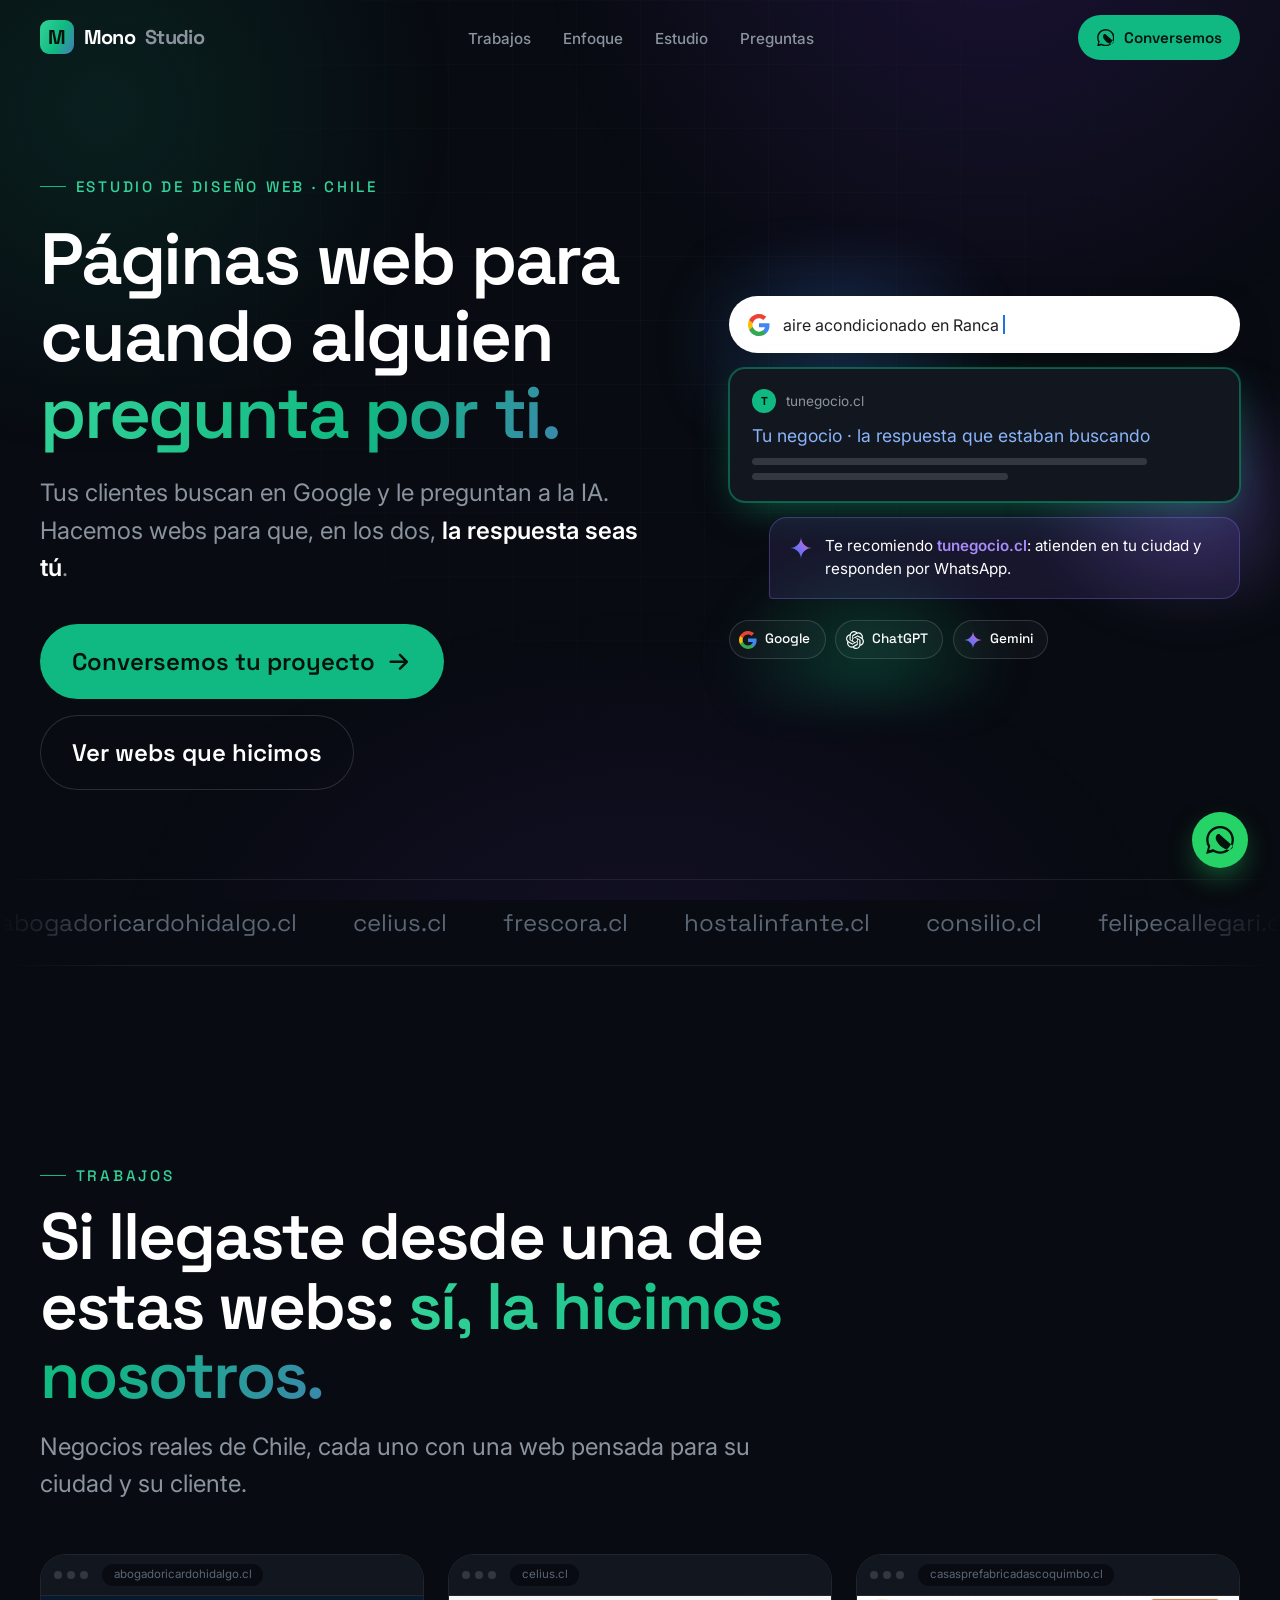
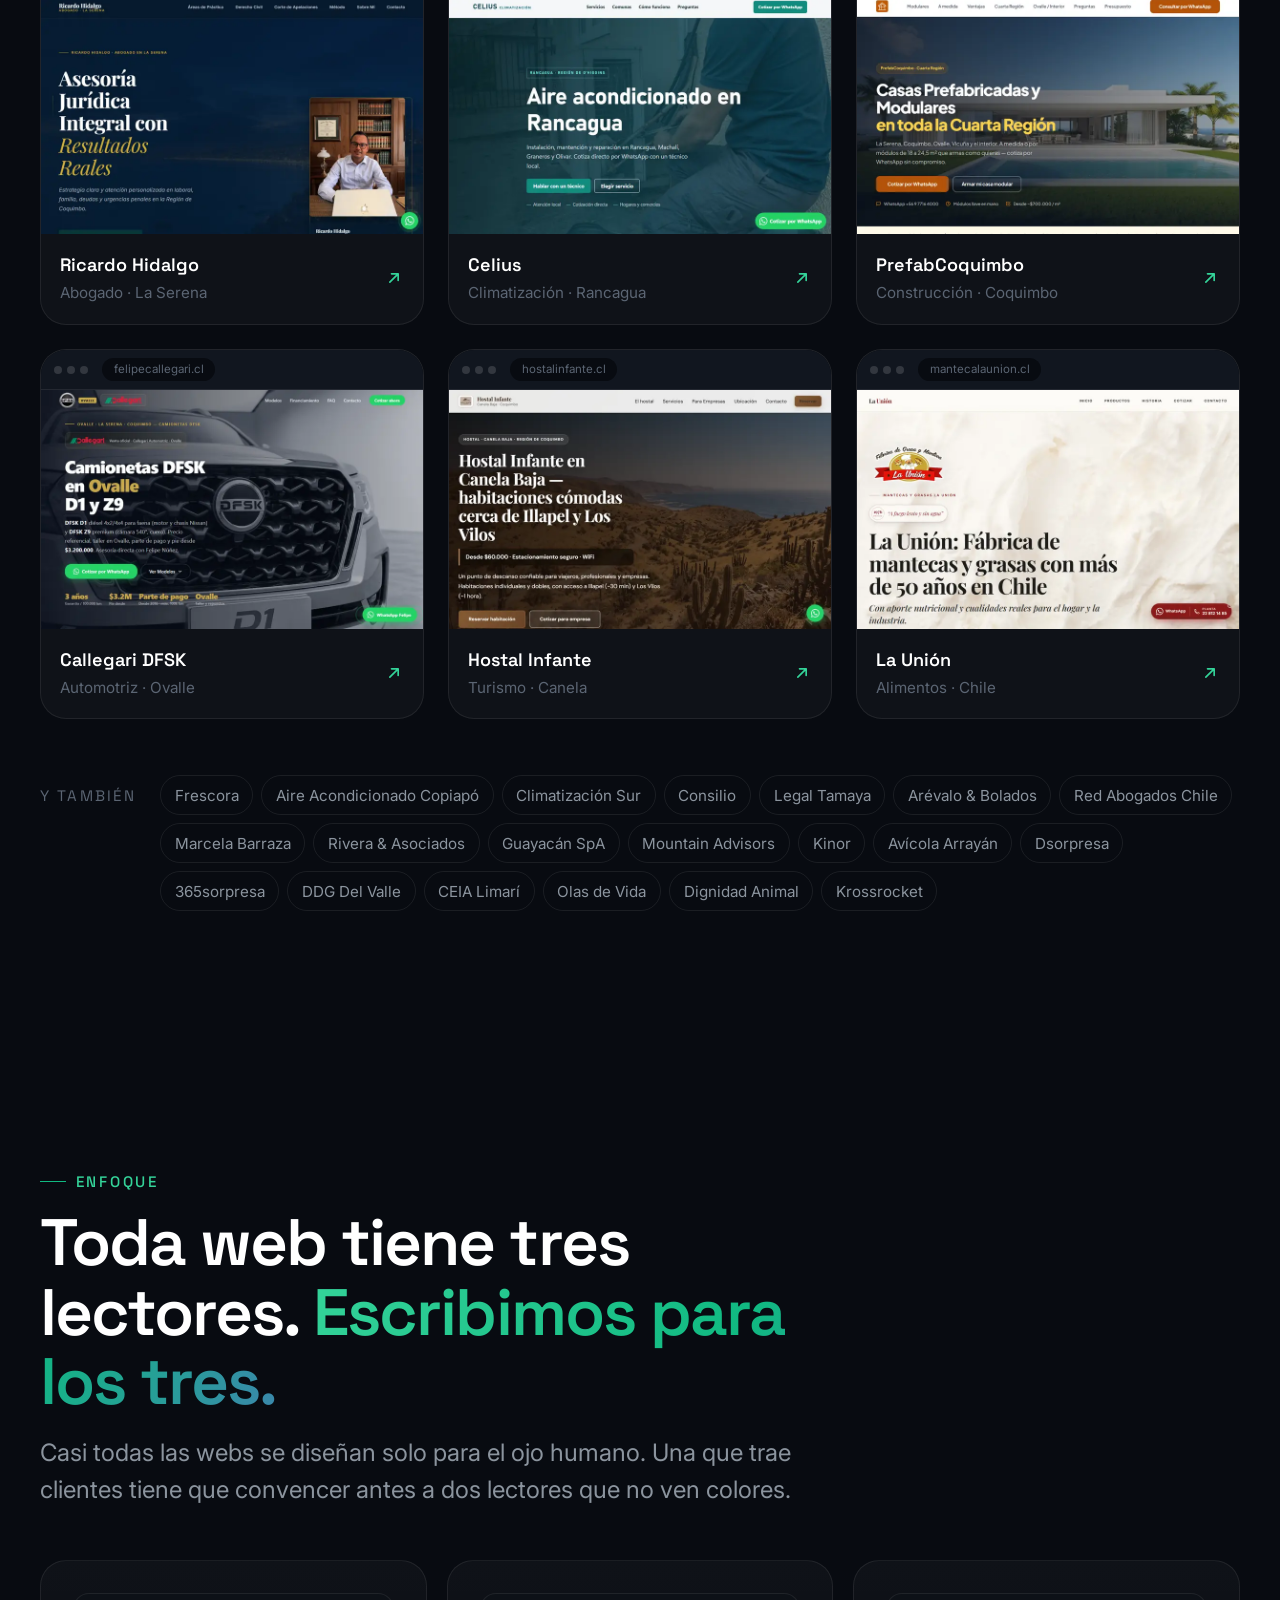
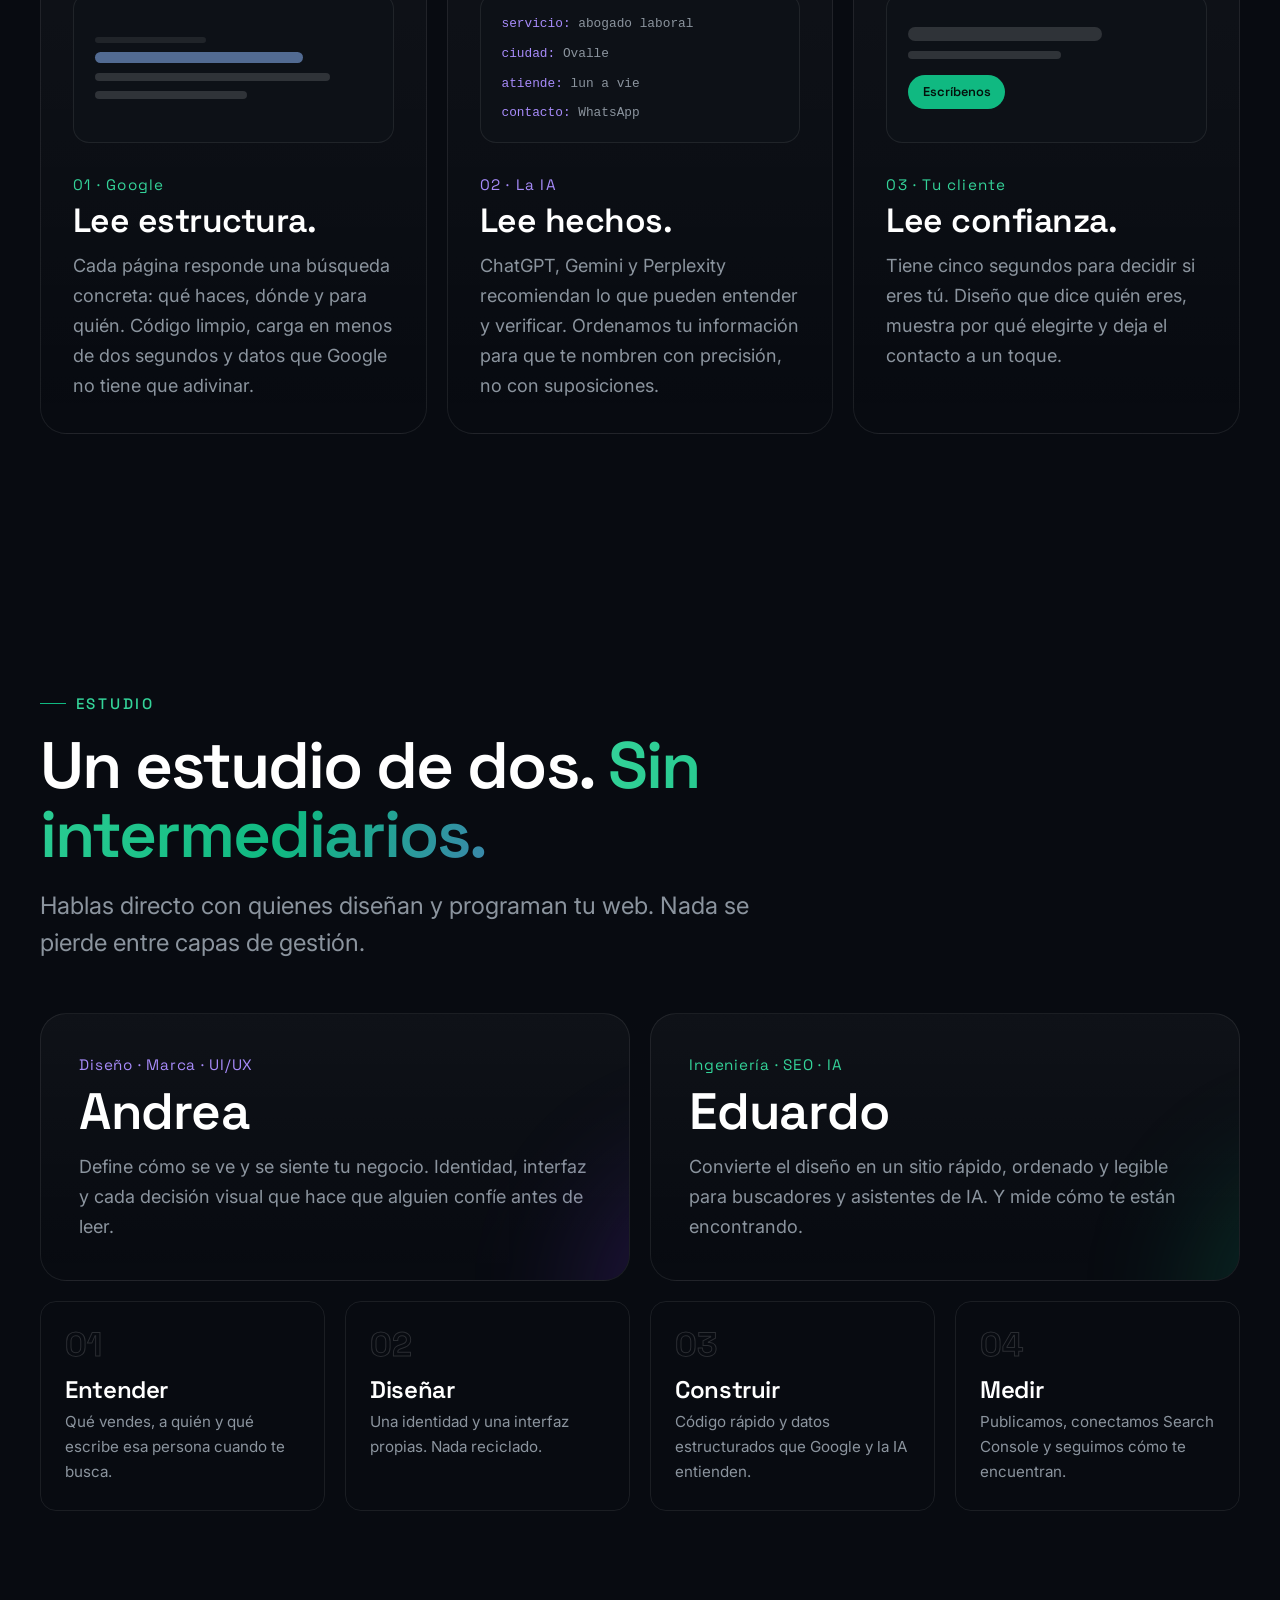
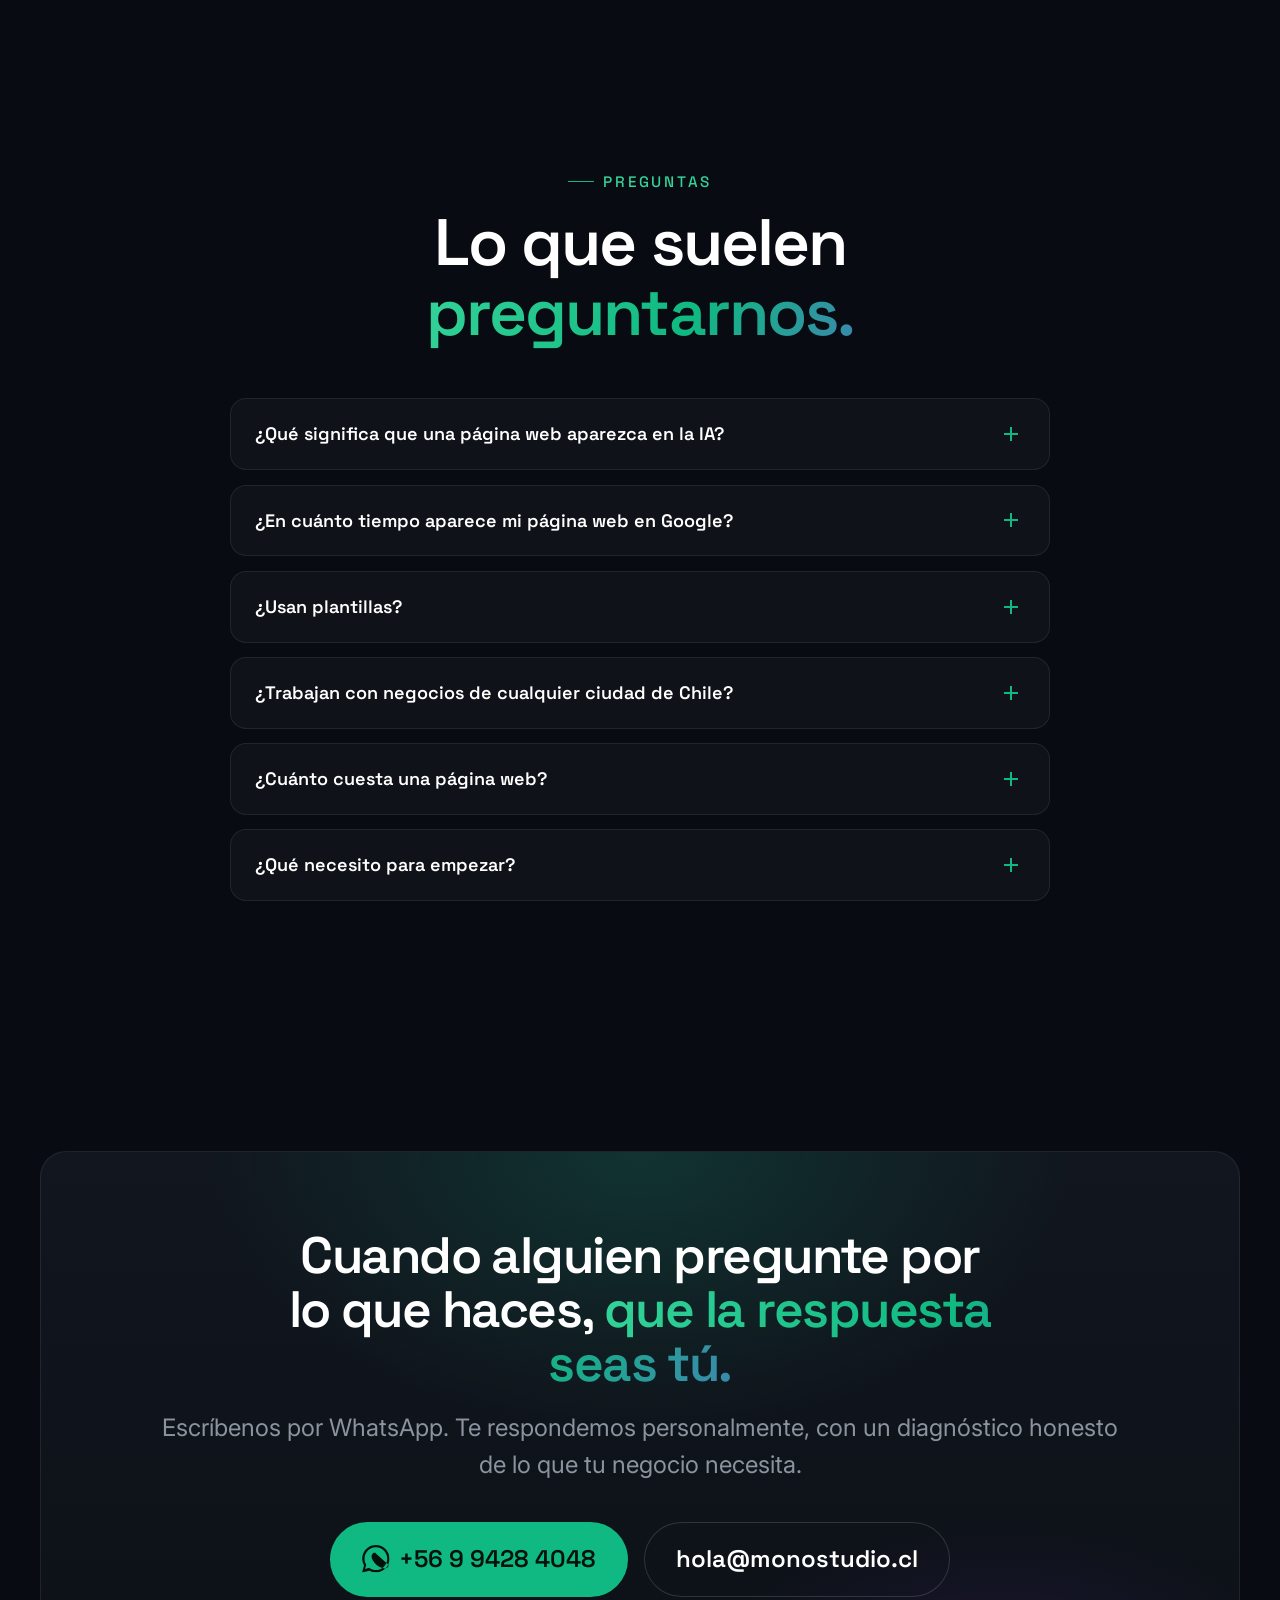
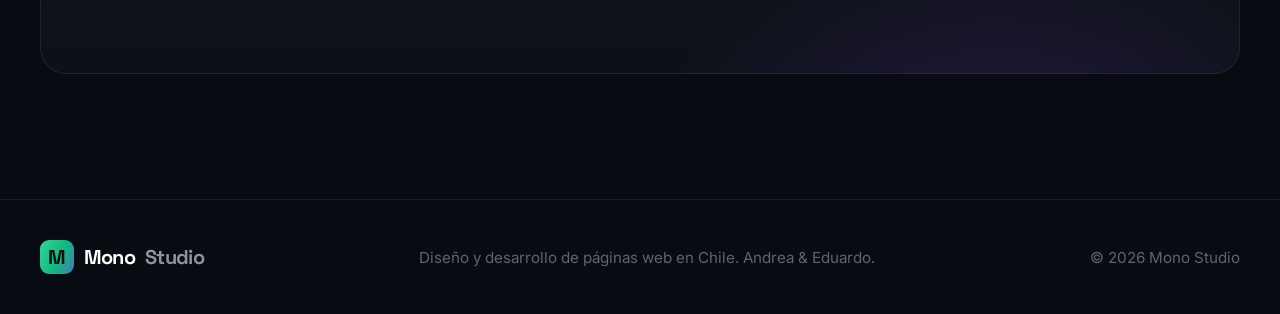
<file: index.html>
<!DOCTYPE html>
<html lang="es-CL">
<head>
  <meta charset="UTF-8">
  <meta name="viewport" content="width=device-width, initial-scale=1.0">
  <title>Diseño de Páginas Web en Chile | Mono Studio</title>
  <meta name="description" content="Diseñamos páginas web que aparecen en Google, que la IA puede recomendar y que convierten visitas en clientes. Mira las webs que hemos hecho para negocios de todo Chile.">
  <meta name="theme-color" content="#080b11">
  <link rel="canonical" href="https://monostudio.cl/">
  <meta name="robots" content="index, follow, max-snippet:-1, max-image-preview:large, max-video-preview:-1">
  <meta name="author" content="Mono Studio">
  <meta name="geo.region" content="CL">
  <meta name="format-detection" content="telephone=no">

  <!-- Google Search Console: descomenta y pega tu código de verificación -->
  <!-- <meta name="google-site-verification" content="TU_CODIGO_AQUI"> -->

  <link rel="alternate" hreflang="es-CL" href="https://monostudio.cl/">
  <link rel="alternate" hreflang="x-default" href="https://monostudio.cl/">
  <link rel="author" href="/humans.txt">

  <link rel="icon" href="/favicon.ico" sizes="any">
  <link rel="icon" href="/assets/img/favicon.svg" type="image/svg+xml">
  <link rel="apple-touch-icon" href="/assets/img/apple-touch-icon.png">
  <link rel="manifest" href="/site.webmanifest">

  <meta property="og:type" content="website">
  <meta property="og:locale" content="es_CL">
  <meta property="og:site_name" content="Mono Studio">
  <meta property="og:title" content="Mono Studio · Páginas web para cuando alguien pregunta por ti">
  <meta property="og:description" content="Webs que Google entiende, la IA puede recomendar y tus clientes eligen. Diseño y desarrollo web en Chile.">
  <meta property="og:url" content="https://monostudio.cl/">
  <meta property="og:image" content="https://monostudio.cl/assets/img/og-default.png">
  <meta property="og:image:width" content="1200">
  <meta property="og:image:height" content="630">
  <meta property="og:image:alt" content="Mono Studio, estudio de diseño web en Chile">
  <meta name="twitter:card" content="summary_large_image">

  <link rel="preconnect" href="https://fonts.googleapis.com">
  <link rel="preconnect" href="https://fonts.gstatic.com" crossorigin>
  <link rel="stylesheet" href="https://fonts.googleapis.com/css2?family=Inter:wght@400;500;600&family=Space+Grotesk:wght@500;600;700&display=swap" media="print" onload="this.media='all'">
  <noscript><link rel="stylesheet" href="https://fonts.googleapis.com/css2?family=Inter:wght@400;500;600&family=Space+Grotesk:wght@500;600;700&display=swap"></noscript>

  <script>document.documentElement.classList.add("js")</script>
  <link rel="stylesheet" href="/assets/css/style.css">

  <script type="application/ld+json">
  {
    "@context": "https://schema.org",
    "@graph": [
      {
        "@type": ["Organization", "ProfessionalService"],
        "@id": "https://monostudio.cl/#organization",
        "name": "Mono Studio",
        "url": "https://monostudio.cl/",
        "logo": "https://monostudio.cl/assets/img/logo.svg",
        "image": "https://monostudio.cl/assets/img/og-default.png",
        "description": "Estudio de diseño y desarrollo de páginas web en Chile. Sitios pensados para aparecer en Google, ser recomendados por asistentes de IA y convertir visitas en clientes.",
        "email": "hola@monostudio.cl",
        "telephone": "+56994284048",
        "priceRange": "$$",
        "address": { "@type": "PostalAddress", "addressCountry": "CL" },
        "areaServed": { "@type": "Country", "name": "Chile" },
        "knowsAbout": ["Diseño web", "Desarrollo web", "SEO", "SEO local", "Optimización para motores de IA", "Datos estructurados", "Core Web Vitals", "Identidad de marca", "UI/UX"],
        "founder": [
          { "@type": "Person", "name": "Andrea", "jobTitle": "Diseño, identidad de marca y UI/UX" },
          { "@type": "Person", "name": "Eduardo", "jobTitle": "Ingeniería de software y SEO técnico" }
        ],
        "makesOffer": [
          { "@type": "Offer", "itemOffered": { "@type": "Service", "name": "Diseño de páginas web" } },
          { "@type": "Offer", "itemOffered": { "@type": "Service", "name": "Posicionamiento en Google (SEO)" } },
          { "@type": "Offer", "itemOffered": { "@type": "Service", "name": "Optimización para asistentes de IA" } },
          { "@type": "Offer", "itemOffered": { "@type": "Service", "name": "Desarrollo de aplicaciones web" } },
          { "@type": "Offer", "itemOffered": { "@type": "Service", "name": "Identidad de marca" } }
        ],
        "contactPoint": {
          "@type": "ContactPoint",
          "telephone": "+56994284048",
          "contactType": "sales",
          "areaServed": "CL",
          "availableLanguage": "Spanish"
        }
      },
      {
        "@type": "WebSite",
        "@id": "https://monostudio.cl/#website",
        "url": "https://monostudio.cl/",
        "name": "Mono Studio",
        "publisher": { "@id": "https://monostudio.cl/#organization" },
        "inLanguage": "es-CL"
      },
      {
        "@type": "WebPage",
        "@id": "https://monostudio.cl/#webpage",
        "url": "https://monostudio.cl/",
        "name": "Diseño de Páginas Web en Chile | Mono Studio",
        "isPartOf": { "@id": "https://monostudio.cl/#website" },
        "about": { "@id": "https://monostudio.cl/#organization" },
        "mainEntity": { "@id": "https://monostudio.cl/#trabajos" },
        "inLanguage": "es-CL"
      },
      {
        "@type": "ItemList",
        "@id": "https://monostudio.cl/#trabajos",
        "name": "Páginas web diseñadas por Mono Studio",
        "itemListElement": [
          { "@type": "ListItem", "position": 1, "item": { "@type": "WebSite", "name": "Ricardo Hidalgo, abogado en La Serena", "url": "https://abogadoricardohidalgo.cl/", "image": "https://monostudio.cl/assets/img/trabajos/abogadoricardohidalgo.webp", "creator": { "@id": "https://monostudio.cl/#organization" } } },
          { "@type": "ListItem", "position": 2, "item": { "@type": "WebSite", "name": "Celius Climatización", "url": "https://celius.cl/", "image": "https://monostudio.cl/assets/img/trabajos/celius.webp", "creator": { "@id": "https://monostudio.cl/#organization" } } },
          { "@type": "ListItem", "position": 3, "item": { "@type": "WebSite", "name": "Casas Prefabricadas Coquimbo", "url": "https://casasprefabricadascoquimbo.cl/", "image": "https://monostudio.cl/assets/img/trabajos/casasprefabricadascoquimbo.webp", "creator": { "@id": "https://monostudio.cl/#organization" } } },
          { "@type": "ListItem", "position": 4, "item": { "@type": "WebSite", "name": "Callegari, concesionario DFSK Ovalle", "url": "https://felipecallegari.cl/", "image": "https://monostudio.cl/assets/img/trabajos/felipecallegari.webp", "creator": { "@id": "https://monostudio.cl/#organization" } } },
          { "@type": "ListItem", "position": 5, "item": { "@type": "WebSite", "name": "Hostal Infante", "url": "https://hostalinfante.cl/", "image": "https://monostudio.cl/assets/img/trabajos/hostalinfante.webp", "creator": { "@id": "https://monostudio.cl/#organization" } } },
          { "@type": "ListItem", "position": 6, "item": { "@type": "WebSite", "name": "Manteca La Unión", "url": "https://mantecalaunion.cl/", "image": "https://monostudio.cl/assets/img/trabajos/mantecalaunion.webp", "creator": { "@id": "https://monostudio.cl/#organization" } } }
        ]
      },
      {
        "@type": "FAQPage",
        "@id": "https://monostudio.cl/#preguntas",
        "mainEntity": [
          { "@type": "Question", "name": "¿Qué significa que una página web aparezca en la IA?", "acceptedAnswer": { "@type": "Answer", "text": "Que asistentes como ChatGPT, Gemini o Perplexity puedan leer tu sitio, entender qué haces y dónde, y citarte cuando alguien pregunta por ese servicio. Depende de contenido claro, datos estructurados y de que tu web sea rastreable. Nadie puede garantizar una mención, pero sí dejar tu web en condiciones de ser elegida." } },
          { "@type": "Question", "name": "¿En cuánto tiempo aparece mi página web en Google?", "acceptedAnswer": { "@type": "Answer", "text": "Indexada, normalmente en días. Bien posicionada en búsquedas competitivas, en semanas o meses según tu rubro y tu ciudad. Mostramos el avance con datos de Google Search Console, no con promesas." } },
          { "@type": "Question", "name": "¿Usan plantillas?", "acceptedAnswer": { "@type": "Answer", "text": "No partimos de plantillas. Cada sitio se diseña para su negocio y la tecnología se elige según lo que el proyecto necesita, priorizando velocidad y que puedas crecer sin rehacer la web." } },
          { "@type": "Question", "name": "¿Trabajan con negocios de cualquier ciudad de Chile?", "acceptedAnswer": { "@type": "Answer", "text": "Sí. Tenemos clientes desde Copiapó hasta Los Lagos. Trabajamos a distancia por videollamada y WhatsApp." } },
          { "@type": "Question", "name": "¿Cuánto cuesta una página web?", "acceptedAnswer": { "@type": "Answer", "text": "Depende del alcance: no es lo mismo una web de servicios que una tienda online o un sistema a medida. Cuéntanos qué necesitas y te respondemos con una propuesta clara." } },
          { "@type": "Question", "name": "¿Qué necesito para empezar?", "acceptedAnswer": { "@type": "Answer", "text": "Una conversación. Con saber qué vendes, a quién y en qué ciudad podemos proponerte un camino. Textos, fotos y dominio los resolvemos juntos." } }
        ]
      }
    ]
  }
  </script>
</head>
<body>
  <svg width="0" height="0" style="position:absolute" aria-hidden="true">
    <symbol id="i-wa" viewBox="0 0 24 24"><path fill="currentColor" d="M.057 24l1.687-6.163a11.867 11.867 0 01-1.587-5.946C.16 5.335 5.495 0 12.05 0a11.82 11.82 0 018.413 3.488 11.82 11.82 0 013.48 8.414c-.003 6.557-5.338 11.892-11.893 11.892a11.9 11.9 0 01-5.688-1.448L.057 24zm6.597-3.807c1.676.995 3.276 1.591 5.392 1.592 5.448 0 9.886-4.434 9.889-9.885.002-5.462-4.415-9.89-9.881-9.892-5.452 0-9.887 4.434-9.889 9.884a9.86 9.86 0 001.51 5.26l-.999 3.648 3.737-.98zm5.385-12.74c-.27-.6-.555-.612-.812-.622l-.692-.009c-.24 0-.63.09-.96.45s-1.26 1.231-1.26 3.001 1.29 3.481 1.47 3.721c.18.24 2.502 4.005 6.18 5.444 3.058 1.205 3.681.966 4.345.906.664-.06 2.142-.876 2.442-1.722.3-.846.3-1.572.21-1.722-.09-.149-.33-.24-.69-.42z"/></symbol>
    <symbol id="i-arrow" viewBox="0 0 24 24"><path d="M5 12h14M13 6l6 6-6 6" fill="none" stroke="currentColor" stroke-width="2.2" stroke-linecap="round" stroke-linejoin="round"/></symbol>
    <symbol id="i-out" viewBox="0 0 24 24"><path d="M7 17L17 7M9 7h8v8" fill="none" stroke="currentColor" stroke-width="2" stroke-linecap="round" stroke-linejoin="round"/></symbol>
    <symbol id="l-google" viewBox="0 0 24 24">
      <path fill="#4285F4" d="M23.49 12.27c0-.79-.07-1.54-.19-2.27H12v4.51h6.47c-.29 1.48-1.14 2.73-2.4 3.58v3h3.86c2.26-2.09 3.56-5.17 3.56-8.82z"/>
      <path fill="#34A853" d="M12 24c3.24 0 5.95-1.08 7.93-2.91l-3.86-3c-1.08.72-2.45 1.16-4.07 1.16-3.13 0-5.78-2.11-6.73-4.96H1.29v3.09C3.26 21.3 7.31 24 12 24z"/>
      <path fill="#FBBC05" d="M5.27 14.29c-.25-.72-.38-1.49-.38-2.29s.14-1.57.38-2.29V6.62H1.29C.47 8.24 0 10.06 0 12s.47 3.76 1.29 5.38l3.98-3.09z"/>
      <path fill="#EA4335" d="M12 4.75c1.77 0 3.35.61 4.6 1.8l3.42-3.42C17.95 1.19 15.24 0 12 0 7.31 0 3.26 2.7 1.29 6.62l3.98 3.09c.95-2.85 3.6-4.96 6.73-4.96z"/>
    </symbol>
    <symbol id="l-gemini" viewBox="0 0 24 24">
      <defs><linearGradient id="g-gem" x1="0" y1="24" x2="24" y2="0" gradientUnits="userSpaceOnUse"><stop offset="0" stop-color="#1c7df5"/><stop offset=".55" stop-color="#8e6cf0"/><stop offset="1" stop-color="#e96f91"/></linearGradient></defs>
      <path fill="url(#g-gem)" d="M12 0C12 6.627 6.627 12 0 12c6.627 0 12 5.373 12 12 0-6.627 5.373-12 12-12-6.627 0-12-5.373-12-12z"/>
    </symbol>
    <symbol id="l-openai" viewBox="0 0 24 24">
      <path fill="#fff" d="M22.282 9.821a5.985 5.985 0 0 0-.516-4.911 6.046 6.046 0 0 0-6.51-2.9A6.065 6.065 0 0 0 4.981 4.182a5.985 5.985 0 0 0-3.998 2.9 6.046 6.046 0 0 0 .743 7.097 5.98 5.98 0 0 0 .511 4.911 6.051 6.051 0 0 0 6.515 2.9A5.985 5.985 0 0 0 13.26 24a6.056 6.056 0 0 0 5.772-4.206 5.99 5.99 0 0 0 3.997-2.9 6.056 6.056 0 0 0-.747-7.073zM13.26 22.43a4.476 4.476 0 0 1-2.876-1.041l.141-.081 4.779-2.758a.795.795 0 0 0 .392-.681v-6.737l2.02 1.169a.071.071 0 0 1 .038.052v5.583a4.504 4.504 0 0 1-4.494 4.494zM3.6 18.304a4.47 4.47 0 0 1-.535-3.014l.142.085 4.783 2.759a.771.771 0 0 0 .78 0l5.843-3.369v2.332a.08.08 0 0 1-.033.062L9.74 19.95a4.5 4.5 0 0 1-6.14-1.646zM2.34 7.896a4.485 4.485 0 0 1 2.366-1.973V11.6a.766.766 0 0 0 .388.676l5.815 3.355-2.02 1.168a.076.076 0 0 1-.071 0l-4.83-2.786A4.504 4.504 0 0 1 2.34 7.872zm16.597 3.855l-5.833-3.387L15.119 7.2a.076.076 0 0 1 .071 0l4.83 2.791a4.494 4.494 0 0 1-.676 8.105v-5.678a.79.79 0 0 0-.407-.667zm2.01-3.023l-.141-.085-4.774-2.782a.776.776 0 0 0-.785 0L9.409 9.23V6.897a.066.066 0 0 1 .028-.061l4.83-2.787a4.5 4.5 0 0 1 6.68 4.66zM8.307 12.863l-2.02-1.164a.08.08 0 0 1-.038-.057V6.074a4.5 4.5 0 0 1 7.376-3.453l-.142.08L8.704 5.46a.795.795 0 0 0-.393.681zm1.097-2.365l2.602-1.5 2.607 1.5v2.999l-2.597 1.5-2.607-1.5z"/>
    </symbol>
  </svg>

  <a class="skip-link" href="#contenido">Saltar al contenido</a>

  <header class="site-header">
    <div class="container">
      <nav class="nav" aria-label="Principal">
        <a class="brand" href="/" aria-label="Mono Studio, inicio">
          <span class="brand__mark" aria-hidden="true">M</span>
          Mono<span class="brand__dim">Studio</span>
        </a>
        <ul class="nav__links">
          <li><a href="#trabajos">Trabajos</a></li>
          <li><a href="#enfoque">Enfoque</a></li>
          <li><a href="#estudio">Estudio</a></li>
          <li><a href="#preguntas">Preguntas</a></li>
        </ul>
        <div class="nav__cta">
          <a class="btn btn--sm" href="https://wa.me/56994284048?text=Hola%20Mono%20Studio%2C%20quiero%20conversar%20un%20proyecto" target="_blank" rel="noopener">
            <svg aria-hidden="true"><use href="#i-wa"/></svg>Conversemos
          </a>
          <button class="nav__toggle" aria-label="Abrir menú" aria-expanded="false"><span></span><span></span><span></span></button>
        </div>
      </nav>
    </div>
  </header>

  <main id="contenido">
    <!-- HERO -->
    <section class="hero">
      <div class="container hero__grid">
        <div class="hero__inner">
          <p class="eyebrow" data-reveal>Estudio de diseño web · Chile</p>
          <h1 data-reveal>Páginas web para cuando alguien <span class="text-grad">pregunta por ti.</span></h1>
          <p class="hero__sub" data-reveal>
            Tus clientes buscan en Google y le preguntan a la IA.
            Hacemos webs para que, en los dos, <strong>la respuesta seas tú</strong>.
          </p>
          <div class="hero__cta" data-reveal>
            <a class="btn btn--lg" href="https://wa.me/56994284048?text=Hola%20Mono%20Studio%2C%20quiero%20una%20p%C3%A1gina%20web" target="_blank" rel="noopener">
              Conversemos tu proyecto <svg aria-hidden="true"><use href="#i-arrow"/></svg>
            </a>
            <a class="btn btn--ghost btn--lg" href="#trabajos">Ver webs que hicimos</a>
          </div>
        </div>

        <div class="hv" aria-hidden="true" data-reveal>
          <div class="hv__search">
            <svg class="hv__g" viewBox="0 0 24 24"><use href="#l-google"/></svg>
            <span class="hv__query" data-typer="aire acondicionado en Rancagua|abogado laboral en La Serena|casas prefabricadas en Coquimbo|hostal cerca de Los Vilos">aire acondicionado en Rancagua</span><span class="hv__caret"></span>
          </div>
          <div class="hv__result">
            <span class="serp__site"><span class="serp__fav">T</span>tunegocio.cl</span>
            <span class="hv__title">Tu negocio · la respuesta que estaban buscando</span>
            <span class="mk-line"></span><span class="mk-line mk-line--short"></span>
          </div>
          <div class="hv__ai">
            <svg class="hv__spark" viewBox="0 0 24 24"><use href="#l-gemini"/></svg>
            <p>Te recomiendo <b>tunegocio.cl</b>: atienden en tu ciudad y responden por WhatsApp.</p>
          </div>
          <div class="hv__logos">
            <span><svg viewBox="0 0 24 24"><use href="#l-google"/></svg>Google</span>
            <span><svg viewBox="0 0 24 24"><use href="#l-openai"/></svg>ChatGPT</span>
            <span><svg viewBox="0 0 24 24"><use href="#l-gemini"/></svg>Gemini</span>
          </div>
        </div>
      </div>

      <div class="marquee" aria-hidden="true">
        <div class="marquee__track">
          <span>abogadoricardohidalgo.cl</span><span>celius.cl</span><span>frescora.cl</span><span>hostalinfante.cl</span><span>consilio.cl</span><span>felipecallegari.cl</span><span>mantecalaunion.cl</span><span>guayacanspa.cl</span><span>kinorovalle.cl</span><span>climatizacionsur.cl</span><span>avicolaarrayan.cl</span><span>dsorpresa.cl</span>
          <span>abogadoricardohidalgo.cl</span><span>celius.cl</span><span>frescora.cl</span><span>hostalinfante.cl</span><span>consilio.cl</span><span>felipecallegari.cl</span><span>mantecalaunion.cl</span><span>guayacanspa.cl</span><span>kinorovalle.cl</span><span>climatizacionsur.cl</span><span>avicolaarrayan.cl</span><span>dsorpresa.cl</span>
        </div>
      </div>
    </section>

    <!-- TRABAJOS: destino del tráfico que llega desde los créditos en webs de clientes -->
    <section class="section" id="trabajos" aria-labelledby="trabajos-t">
      <div class="container">
        <div class="section-head" data-reveal>
          <p class="eyebrow">Trabajos</p>
          <h2 id="trabajos-t">Si llegaste desde una de estas webs: <span class="text-grad">sí, la hicimos nosotros.</span></h2>
          <p class="lead">Negocios reales de Chile, cada uno con una web pensada para su ciudad y su cliente.</p>
        </div>

        <ul class="works" data-reveal-stagger>
          <li><a class="work" href="https://abogadoricardohidalgo.cl/" target="_blank" rel="noopener">
            <span class="work__shot"><span class="work__bar" aria-hidden="true"><i></i><i></i><i></i><span>abogadoricardohidalgo.cl</span></span>
              <img src="/assets/img/trabajos/abogadoricardohidalgo.webp" width="800" height="500" loading="lazy" decoding="async" alt="Página de inicio de Ricardo Hidalgo, abogado en La Serena"></span>
            <span class="work__info"><span class="work__name">Ricardo Hidalgo</span><span class="work__meta">Abogado · La Serena</span><svg aria-hidden="true"><use href="#i-out"/></svg></span>
          </a></li>
          <li><a class="work" href="https://celius.cl/" target="_blank" rel="noopener">
            <span class="work__shot"><span class="work__bar" aria-hidden="true"><i></i><i></i><i></i><span>celius.cl</span></span>
              <img src="/assets/img/trabajos/celius.webp" width="800" height="500" loading="lazy" decoding="async" alt="Página de inicio de Celius, aire acondicionado en Rancagua"></span>
            <span class="work__info"><span class="work__name">Celius</span><span class="work__meta">Climatización · Rancagua</span><svg aria-hidden="true"><use href="#i-out"/></svg></span>
          </a></li>
          <li><a class="work" href="https://casasprefabricadascoquimbo.cl/" target="_blank" rel="noopener">
            <span class="work__shot"><span class="work__bar" aria-hidden="true"><i></i><i></i><i></i><span>casasprefabricadascoquimbo.cl</span></span>
              <img src="/assets/img/trabajos/casasprefabricadascoquimbo.webp" width="800" height="500" loading="lazy" decoding="async" alt="Página de inicio de Casas Prefabricadas Coquimbo"></span>
            <span class="work__info"><span class="work__name">PrefabCoquimbo</span><span class="work__meta">Construcción · Coquimbo</span><svg aria-hidden="true"><use href="#i-out"/></svg></span>
          </a></li>
          <li><a class="work" href="https://felipecallegari.cl/" target="_blank" rel="noopener">
            <span class="work__shot"><span class="work__bar" aria-hidden="true"><i></i><i></i><i></i><span>felipecallegari.cl</span></span>
              <img src="/assets/img/trabajos/felipecallegari.webp" width="800" height="500" loading="lazy" decoding="async" alt="Página de inicio de Callegari, concesionario DFSK en Ovalle"></span>
            <span class="work__info"><span class="work__name">Callegari DFSK</span><span class="work__meta">Automotriz · Ovalle</span><svg aria-hidden="true"><use href="#i-out"/></svg></span>
          </a></li>
          <li><a class="work" href="https://hostalinfante.cl/" target="_blank" rel="noopener">
            <span class="work__shot"><span class="work__bar" aria-hidden="true"><i></i><i></i><i></i><span>hostalinfante.cl</span></span>
              <img src="/assets/img/trabajos/hostalinfante.webp" width="800" height="500" loading="lazy" decoding="async" alt="Página de inicio de Hostal Infante en Canela Baja"></span>
            <span class="work__info"><span class="work__name">Hostal Infante</span><span class="work__meta">Turismo · Canela</span><svg aria-hidden="true"><use href="#i-out"/></svg></span>
          </a></li>
          <li><a class="work" href="https://mantecalaunion.cl/" target="_blank" rel="noopener">
            <span class="work__shot"><span class="work__bar" aria-hidden="true"><i></i><i></i><i></i><span>mantecalaunion.cl</span></span>
              <img src="/assets/img/trabajos/mantecalaunion.webp" width="800" height="500" loading="lazy" decoding="async" alt="Página de inicio de La Unión, fábrica de mantecas"></span>
            <span class="work__info"><span class="work__name">La Unión</span><span class="work__meta">Alimentos · Chile</span><svg aria-hidden="true"><use href="#i-out"/></svg></span>
          </a></li>
        </ul>

        <div class="more" data-reveal>
          <p class="more__label">Y también</p>
          <ul class="more__list">
            <li><a href="https://frescora.cl/" target="_blank" rel="noopener" title="Climatización · La Serena · Coquimbo · Ovalle">Frescora</a></li>
            <li><a href="https://aireacondicionadocopiapo.cl/" target="_blank" rel="noopener" title="Climatización · Copiapó">Aire Acondicionado Copiapó</a></li>
            <li><a href="https://climatizacionsur.cl/" target="_blank" rel="noopener" title="Climatización · Los Lagos">Climatización Sur</a></li>
            <li><a href="https://consilio.cl/" target="_blank" rel="noopener" title="Abogados de empresa · Chile">Consilio</a></li>
            <li><a href="https://abogadoslegaltamaya.cl/" target="_blank" rel="noopener" title="Abogados · Ovalle · Copiapó">Legal Tamaya</a></li>
            <li><a href="https://abasesoriaslegales.cl/" target="_blank" rel="noopener" title="Abogados · Copiapó">Arévalo &amp; Bolados</a></li>
            <li><a href="https://redabogadoschile.cl/" target="_blank" rel="noopener" title="Asesoría legal · Chile">Red Abogados Chile</a></li>
            <li><a href="https://marcelabarraza.cl/" target="_blank" rel="noopener" title="Contabilidad y auditoría · Ovalle">Marcela Barraza</a></li>
            <li><a href="https://riverayasociados.cl/" target="_blank" rel="noopener" title="Consultoría pymes y OTEC · Chile">Rivera &amp; Asociados</a></li>
            <li><a href="https://guayacanspa.cl/" target="_blank" rel="noopener" title="Constructora · La Serena · Coquimbo">Guayacán SpA</a></li>
            <li><a href="https://mountainadvisors.cl/" target="_blank" rel="noopener" title="Seguridad y rescate en montaña · Chile">Mountain Advisors</a></li>
            <li><a href="https://kinorovalle.cl/" target="_blank" rel="noopener" title="Kinesiología integral · Ovalle">Kinor</a></li>
            <li><a href="https://avicolaarrayan.cl/" target="_blank" rel="noopener" title="Huevos de campo · Ovalle">Avícola Arrayán</a></li>
            <li><a href="https://dsorpresa.cl/" target="_blank" rel="noopener" title="Desayunos a domicilio · La Serena · Coquimbo">Dsorpresa</a></li>
            <li><a href="https://365sorpresa.cl/" target="_blank" rel="noopener" title="Desayunos a domicilio · Santiago">365sorpresa</a></li>
            <li><a href="https://ddgdelvalle.cl/" target="_blank" rel="noopener" title="Cursos y capacitación · Región de Coquimbo">DDG Del Valle</a></li>
            <li><a href="https://ceialimariovalle.cl/" target="_blank" rel="noopener" title="Educación · Ovalle">CEIA Limarí</a></li>
            <li><a href="https://olasdevida.cl/" target="_blank" rel="noopener" title="Comunidad neurodivergente · Huechuraba">Olas de Vida</a></li>
            <li><a href="https://dignidadanimalovalle.cl/" target="_blank" rel="noopener" title="Fundación · Ovalle">Dignidad Animal</a></li>
            <li><a href="https://krossrocket.cl/" target="_blank" rel="noopener" title="Banda de rock · Chile">Krossrocket</a></li>
          </ul>
        </div>
      </div>
    </section>

    <!-- ENFOQUE -->
    <section class="section" id="enfoque" aria-labelledby="enfoque-t">
      <div class="container">
        <div class="section-head" data-reveal>
          <p class="eyebrow">Enfoque</p>
          <h2 id="enfoque-t">Toda web tiene tres lectores. <span class="text-grad">Escribimos para los tres.</span></h2>
          <p class="lead">Casi todas las webs se diseñan solo para el ojo humano. Una que trae clientes tiene que convencer antes a dos lectores que no ven colores.</p>
        </div>

        <div class="readers" data-reveal-stagger>
          <article class="reader">
            <div class="reader__mock reader__mock--serp" aria-hidden="true">
              <span class="mk-line mk-line--site"></span>
              <span class="mk-line mk-line--title"></span>
              <span class="mk-line"></span>
              <span class="mk-line mk-line--short"></span>
            </div>
            <p class="reader__who">01 · Google</p>
            <h3>Lee estructura.</h3>
            <p>Cada página responde una búsqueda concreta: qué haces, dónde y para quién. Código limpio, carga en menos de dos segundos y datos que Google no tiene que adivinar.</p>
          </article>

          <article class="reader">
            <div class="reader__mock reader__mock--data" aria-hidden="true">
              <code><b>servicio:</b> abogado laboral</code>
              <code><b>ciudad:</b> Ovalle</code>
              <code><b>atiende:</b> lun a vie</code>
              <code><b>contacto:</b> WhatsApp</code>
            </div>
            <p class="reader__who">02 · La IA</p>
            <h3>Lee hechos.</h3>
            <p>ChatGPT, Gemini y Perplexity recomiendan lo que pueden entender y verificar. Ordenamos tu información para que te nombren con precisión, no con suposiciones.</p>
          </article>

          <article class="reader">
            <div class="reader__mock reader__mock--human" aria-hidden="true">
              <span class="mk-line mk-line--title"></span>
              <span class="mk-line mk-line--short"></span>
              <span class="mk-btn">Escríbenos</span>
            </div>
            <p class="reader__who">03 · Tu cliente</p>
            <h3>Lee confianza.</h3>
            <p>Tiene cinco segundos para decidir si eres tú. Diseño que dice quién eres, muestra por qué elegirte y deja el contacto a un toque.</p>
          </article>
        </div>
      </div>
    </section>

    <!-- ESTUDIO -->
    <section class="section" id="estudio" aria-labelledby="estudio-t">
      <div class="container">
        <div class="section-head" data-reveal>
          <p class="eyebrow">Estudio</p>
          <h2 id="estudio-t">Un estudio de dos. <span class="text-grad">Sin intermediarios.</span></h2>
          <p class="lead">Hablas directo con quienes diseñan y programan tu web. Nada se pierde entre capas de gestión.</p>
        </div>

        <div class="founders">
          <article class="founder founder--a" data-reveal="left">
            <p class="founder__role">Diseño · Marca · UI/UX</p>
            <h3>Andrea</h3>
            <p>Define cómo se ve y se siente tu negocio. Identidad, interfaz y cada decisión visual que hace que alguien confíe antes de leer.</p>
          </article>
          <article class="founder founder--e" data-reveal="right">
            <p class="founder__role">Ingeniería · SEO · IA</p>
            <h3>Eduardo</h3>
            <p>Convierte el diseño en un sitio rápido, ordenado y legible para buscadores y asistentes de IA. Y mide cómo te están encontrando.</p>
          </article>
        </div>

        <ol class="steps" data-reveal-stagger>
          <li><h3>Entender</h3><p>Qué vendes, a quién y qué escribe esa persona cuando te busca.</p></li>
          <li><h3>Diseñar</h3><p>Una identidad y una interfaz propias. Nada reciclado.</p></li>
          <li><h3>Construir</h3><p>Código rápido y datos estructurados que Google y la IA entienden.</p></li>
          <li><h3>Medir</h3><p>Publicamos, conectamos Search Console y seguimos cómo te encuentran.</p></li>
        </ol>
      </div>
    </section>

    <!-- PREGUNTAS -->
    <section class="section" id="preguntas" aria-labelledby="preguntas-t">
      <div class="container">
        <div class="section-head center" data-reveal>
          <p class="eyebrow">Preguntas</p>
          <h2 id="preguntas-t">Lo que suelen <span class="text-grad">preguntarnos.</span></h2>
        </div>
        <div class="faq" data-reveal>
          <details class="faq-item">
            <summary>¿Qué significa que una página web aparezca en la IA?<span class="ico" aria-hidden="true"></span></summary>
            <div class="faq-item__body"><p>Que asistentes como ChatGPT, Gemini o Perplexity puedan leer tu sitio, entender qué haces y dónde, y citarte cuando alguien pregunta por ese servicio. Depende de contenido claro, datos estructurados y de que tu web sea rastreable. Nadie puede garantizar una mención, pero sí dejar tu web en condiciones de ser elegida.</p></div>
          </details>
          <details class="faq-item">
            <summary>¿En cuánto tiempo aparece mi página web en Google?<span class="ico" aria-hidden="true"></span></summary>
            <div class="faq-item__body"><p>Indexada, normalmente en días. Bien posicionada en búsquedas competitivas, en semanas o meses según tu rubro y tu ciudad. Mostramos el avance con datos de Google Search Console, no con promesas.</p></div>
          </details>
          <details class="faq-item">
            <summary>¿Usan plantillas?<span class="ico" aria-hidden="true"></span></summary>
            <div class="faq-item__body"><p>No partimos de plantillas. Cada sitio se diseña para su negocio y la tecnología se elige según lo que el proyecto necesita, priorizando velocidad y que puedas crecer sin rehacer la web.</p></div>
          </details>
          <details class="faq-item">
            <summary>¿Trabajan con negocios de cualquier ciudad de Chile?<span class="ico" aria-hidden="true"></span></summary>
            <div class="faq-item__body"><p>Sí. Tenemos clientes desde Copiapó hasta Los Lagos. Trabajamos a distancia por videollamada y WhatsApp.</p></div>
          </details>
          <details class="faq-item">
            <summary>¿Cuánto cuesta una página web?<span class="ico" aria-hidden="true"></span></summary>
            <div class="faq-item__body"><p>Depende del alcance: no es lo mismo una web de servicios que una tienda online o un sistema a medida. Cuéntanos qué necesitas y te respondemos con una propuesta clara.</p></div>
          </details>
          <details class="faq-item">
            <summary>¿Qué necesito para empezar?<span class="ico" aria-hidden="true"></span></summary>
            <div class="faq-item__body"><p>Una conversación. Con saber qué vendes, a quién y en qué ciudad podemos proponerte un camino. Textos, fotos y dominio los resolvemos juntos.</p></div>
          </details>
        </div>
      </div>
    </section>

    <!-- CTA -->
    <section class="section">
      <div class="container">
        <div class="cta-band" data-reveal>
          <h2>Cuando alguien pregunte por lo que haces, <span class="text-grad">que la respuesta seas tú.</span></h2>
          <p class="lead">Escríbenos por WhatsApp. Te respondemos personalmente, con un diagnóstico honesto de lo que tu negocio necesita.</p>
          <div class="hero__cta">
            <a class="btn btn--lg" href="https://wa.me/56994284048?text=Hola%20Mono%20Studio%2C%20quiero%20una%20p%C3%A1gina%20web" target="_blank" rel="noopener">
              <svg aria-hidden="true"><use href="#i-wa"/></svg>+56 9 9428 4048
            </a>
            <a class="btn btn--ghost btn--lg" href="mailto:hola@monostudio.cl">hola@monostudio.cl</a>
          </div>
        </div>
      </div>
    </section>
  </main>

  <footer class="site-footer">
    <div class="container footer-row">
      <a class="brand" href="/"><span class="brand__mark" aria-hidden="true">M</span> Mono<span class="brand__dim">Studio</span></a>
      <p>Diseño y desarrollo de páginas web en Chile. Andrea &amp; Eduardo.</p>
      <p>© <span data-year>2026</span> Mono Studio</p>
    </div>
  </footer>

  <a class="wa-float" href="https://wa.me/56994284048?text=Hola%20Mono%20Studio" target="_blank" rel="noopener" aria-label="Escríbenos por WhatsApp">
    <svg aria-hidden="true"><use href="#i-wa"/></svg>
  </a>

  <script src="/assets/js/main.js" defer></script>
</body>
</html>
</file>
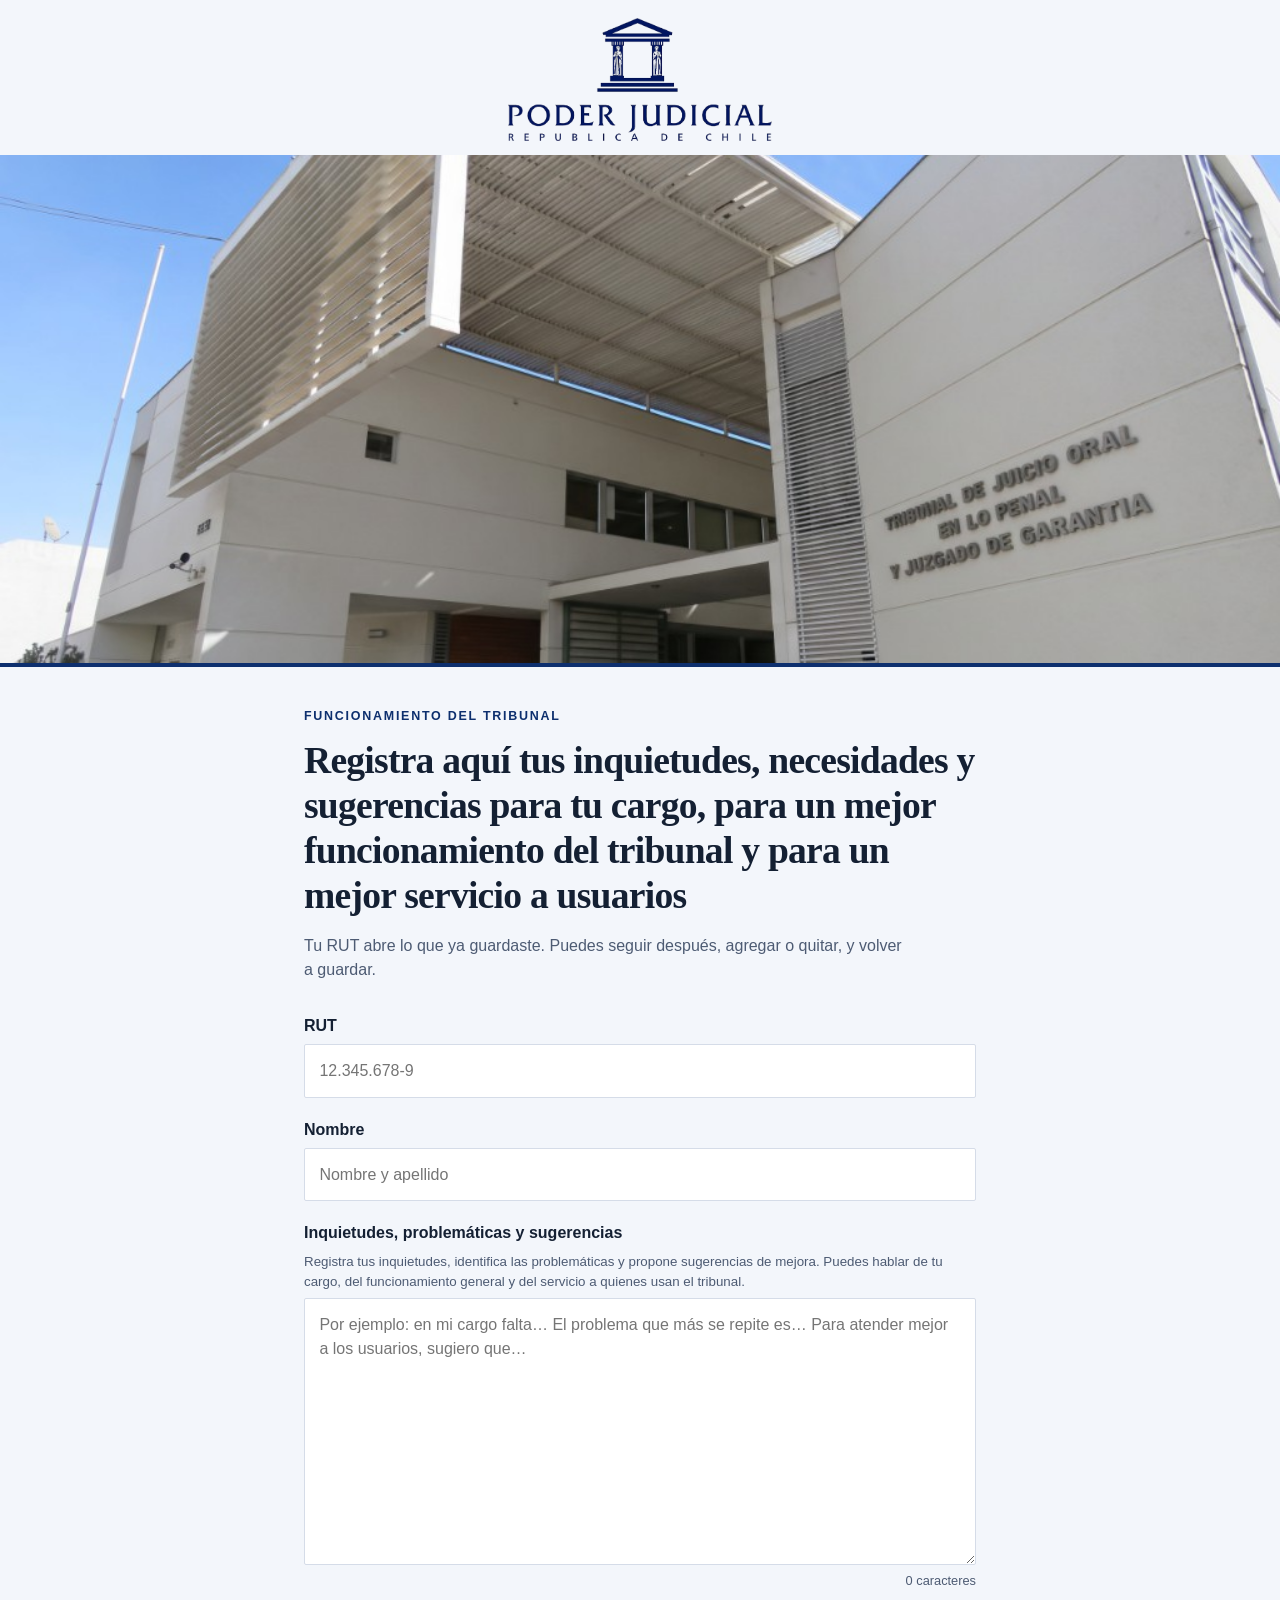
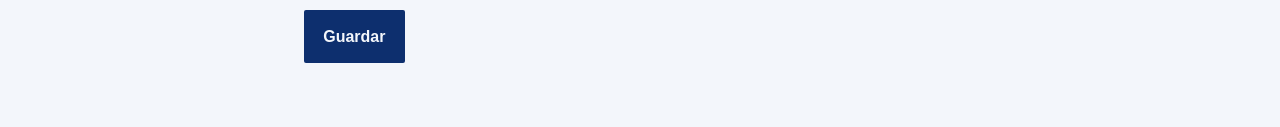
<file: encuesta/index.html>
<!DOCTYPE html>
<html lang="es-CL">
<head>
  <meta charset="UTF-8">
  <meta name="viewport" content="width=device-width, initial-scale=1">
  <meta name="robots" content="noindex, nofollow">
  <title>Encuesta de funcionamiento del tribunal</title>
  <link rel="stylesheet" href="encuesta.css?v=20261126c">
</head>
<body>
  <header class="mast">
    <img class="mast__logo" src="img/poder-judicial.png?v=20261126c" width="737" height="343" alt="Poder Judicial. República de Chile.">
    <img class="mast__photo" src="img/tribunal.jpg?v=20261126c" width="1024" height="682" alt="Fachada blanca del Tribunal de Juicio Oral en lo Penal y Juzgado de Garantía, con el nombre del tribunal en el muro y cielo despejado.">
  </header>
  <main class="sheet">
    <p class="kicker">Funcionamiento del tribunal</p>
    <h1>Registra aquí tus inquietudes, necesidades y sugerencias para tu cargo, para un mejor funcionamiento del tribunal y para un mejor servicio a usuarios</h1>
    <p class="lead">Tu RUT abre lo que ya guardaste. Puedes seguir después, agregar o quitar, y volver a guardar.</p>

    <form id="survey" novalidate>
      <label class="field">
        <span>RUT</span>
        <input id="rut" name="rut" type="text" inputmode="text" autocomplete="off" required maxlength="12" placeholder="12.345.678-9">
      </label>

      <label class="field">
        <span>Nombre</span>
        <input id="nombre" name="nombre" type="text" required minlength="2" maxlength="120" autocomplete="name" placeholder="Nombre y apellido">
      </label>

      <label class="field">
        <span>Inquietudes, problemáticas y sugerencias</span>
        <small>Registra tus inquietudes, identifica las problemáticas y propone sugerencias de mejora. Puedes hablar de tu cargo, del funcionamiento general y del servicio a quienes usan el tribunal.</small>
        <textarea id="texto" name="texto" required minlength="10" rows="10" placeholder="Por ejemplo: en mi cargo falta… El problema que más se repite es… Para atender mejor a los usuarios, sugiero que…"></textarea>
        <em class="count" id="count">0 caracteres</em>
      </label>

      <label class="hp" aria-hidden="true">
        <span>Empresa</span>
        <input type="text" name="empresa" tabindex="-1" autocomplete="off">
      </label>

      <div class="actions">
        <button class="send" id="save" type="submit">Guardar</button>
      </div>
      <p class="state" id="state" hidden role="status">
        <span class="state__mark" aria-hidden="true">✓</span>
        <span>
          <strong id="stateTitle"></strong>
          <span id="stateBody"></span>
        </span>
      </p>
      <p class="note" id="note" hidden></p>
    </form>
  </main>
  <script src="encuesta.js?v=20261126d" defer></script>
</body>
</html>
</file>
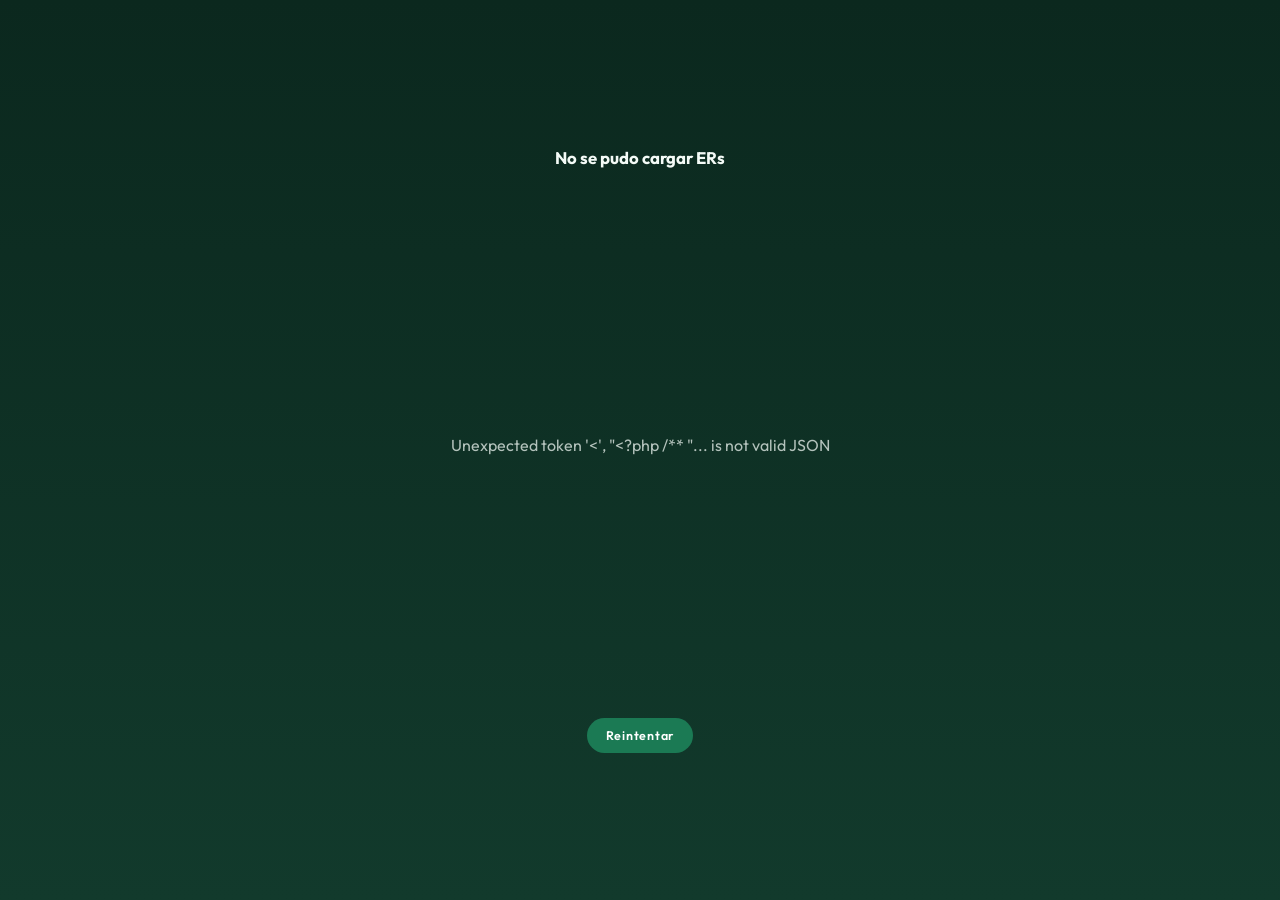
<file: ers/index.html>
<!DOCTYPE html>
<html lang="es">
<head>
  <meta charset="UTF-8" />
  <meta name="viewport" content="width=device-width, initial-scale=1.0" />
  <meta name="description" content="ERs — estrategia SEO de la cartera" />
  <title>ERs</title>
  <link rel="icon" href="favicon.svg" type="image/svg+xml" />
  <link rel="preconnect" href="https://fonts.googleapis.com" />
  <link rel="preconnect" href="https://fonts.gstatic.com" crossorigin />
  <link href="https://fonts.googleapis.com/css2?family=Fraunces:ital,opsz,wght@0,9..144,560;1,9..144,560&family=Outfit:wght@400;500;600&display=swap" rel="stylesheet" />
  <link rel="stylesheet" href="styles.css?v=20261125a" />
  <link rel="stylesheet" href="shell.css?v=20261125c" />
</head>
<body>

  <div class="boot-screen" id="bootScreen">
    <div class="boot-mark">
      <span class="boot-mark__ring" aria-hidden="true"></span>
      <p class="boot-mark__word">ER<em>s</em></p>
    </div>
    <p class="visually-hidden">Cargando</p>
  </div>

  <div class="boot-error" id="bootError" hidden>
    <strong>No se pudo cargar ERs</strong>
    <p>Revisa la conexión con el servidor.</p>
    <button type="button" class="btn btn--neon" onclick="location.reload()">Reintentar</button>
  </div>

  <div class="shell" id="appShell">
    <aside class="sidebar" id="sidebar">
      <div class="sidebar__brand">
        <div class="brand">
          <h1 class="brand__mark">ER<em>s</em></h1>
        </div>
        <button type="button" class="sidebar__close" id="btnSidebarClose" aria-label="Cerrar menú">
          <svg viewBox="0 0 24 24" aria-hidden="true"><path d="M6 6l12 12M18 6L6 18"/></svg>
        </button>
      </div>

      <nav class="module-nav" aria-label="Módulos">
        <button class="module-nav__btn is-active" id="btnModuleSeo" type="button">
          <svg class="nav-ico" viewBox="0 0 24 24" aria-hidden="true"><path d="M4 19V5M4 19h16"/><path d="M8 16l3.2-4.2 2.6 2.2L19 7"/></svg>
          SEO
        </button>
        <button class="module-nav__btn" id="btnModuleClients" type="button">
          <svg class="nav-ico" viewBox="0 0 24 24" aria-hidden="true"><path d="M16 20v-1.2a3.2 3.2 0 0 0-3.2-3.2H7.2A3.2 3.2 0 0 0 4 18.8V20"/><circle cx="10" cy="8" r="3"/><path d="M20 20v-1.2a3.2 3.2 0 0 0-2.4-3.1M16 5.1a3 3 0 0 1 0 5.8"/></svg>
          Clientes
        </button>
        <a class="module-nav__btn" href="encuesta.html">
          <svg class="nav-ico" viewBox="0 0 24 24" aria-hidden="true"><path d="M7 4h10v16H7z"/><path d="M9 8h6M9 12h6M9 16h4"/></svg>
          Encuesta
        </a>
      </nav>

      <div class="sidebar__foot">
        <span class="sidebar__dot" aria-hidden="true"></span>
        <span>Mono Studio</span>
      </div>
    </aside>
    <div class="sidebar-backdrop" id="sidebarBackdrop" hidden></div>

    <div class="canvas">
    <header class="topbar">
      <button type="button" class="sidebar-toggle" id="btnSidebarOpen" aria-label="Abrir menú" aria-expanded="false" aria-controls="sidebar">
        <svg viewBox="0 0 24 24" aria-hidden="true"><path d="M4 7h16M4 12h16M4 17h16"/></svg>
      </button>
      <p class="topbar__kicker">Operación</p>

      <div class="topbar__stats" id="topStats">
        <button class="stat" id="statBilling" type="button">
          <span class="stat__label">Por cobrar</span>
          <strong class="stat__value" id="statBillingValue">$0</strong>
          <em class="stat__meta" id="statBillingMeta">—</em>
        </button>
        <button class="stat" id="statMrr" type="button">
          <span class="stat__label">MRR</span>
          <strong class="stat__value" id="statMrrValue">$0</strong>
          <em class="stat__meta" id="statMrrMeta">—</em>
        </button>
        <button class="stat" id="statAlerts" type="button">
          <span class="stat__label">Alertas SEO</span>
          <strong class="stat__value" id="statAlertsValue">—</strong>
          <em class="stat__meta" id="statAlertsMeta">Sin revisar</em>
        </button>
        <button class="icon-btn chat-launch" id="btnChatOpen" type="button" title="Copiloto" aria-label="Abrir copiloto" aria-expanded="false" aria-controls="chatDrawer">
          <svg viewBox="0 0 24 24" aria-hidden="true"><path d="M5 6.5h14v9H8l-3 2.5z"/></svg>
        </button>
      </div>
    </header>
    <div class="canvas__scroll">

    <!-- ============ CLIENTES ============ -->
    <main class="panel panel--split" id="panelClients" hidden>
      <section class="swarm-panel" aria-label="Cartera de clientes">
        <div class="panel-head">
          <h2>Cartera</h2>
          <div class="view-toggle" role="tablist" aria-label="Vista de clientes">
            <button class="view-toggle__btn is-active" id="btnViewOrbit" type="button" role="tab">Órbita</button>
            <button class="view-toggle__btn" id="btnViewList" type="button" role="tab">Lista</button>
          </div>
          <label class="client-search">
            <span class="visually-hidden">Buscar cliente</span>
            <input type="search" id="clientSearch" placeholder="Buscar cliente o dominio…" autocomplete="off" />
          </label>
          <button class="icon-btn" id="btnOrbitExpand" type="button" aria-pressed="false" title="Expandir" aria-label="Expandir la órbita">⤢</button>
          <button class="btn btn--neon" id="btnOpenClientModal" type="button">+ Cliente</button>
        </div>

        <div class="unlinked" id="unlinkedPanel" hidden>
          <div class="unlinked__head">
            <div>
              <h3>Sin vincular</h3>
              <p class="unlinked__meta">Sitios que Search Console ya ve y todavía no son cliente.</p>
            </div>
            <span class="panel-head__count" id="unlinkedCount">0</span>
          </div>
          <ul class="unlinked__list" id="unlinkedList"></ul>
          <p class="unlinked__ignored" id="ignoredHostsBar" hidden>
            <span id="ignoredHostsCount"></span>
            <button class="chip-btn chip-btn--subtle" id="btnRestoreIgnored" type="button">Restaurar</button>
          </p>
        </div>

        <div class="cash-chart" id="cashChartWrap" hidden>
          <div class="cash-chart__head">
            <h3>Flujo de cobros</h3>
            <span class="cash-chart__range" id="chartRangeLabel">Próximos 30 días</span>
            <strong class="cash-chart__total" id="chartPeriodTotal">$0</strong>
          </div>
          <div class="cash-chart__viewport">
            <div class="cash-chart__bars" id="chartBars" role="img" aria-label="Gráfico de cobros"></div>
          </div>
          <div class="cash-chart__axis" id="chartAxis"></div>
        </div>

        <div class="orbit" id="orbitView" hidden>
          <div class="orbit__ring orbit__ring--1"><span class="orbit__ring-label">7d</span></div>
          <div class="orbit__ring orbit__ring--2"><span class="orbit__ring-label">14d</span></div>
          <div class="orbit__ring orbit__ring--3"><span class="orbit__ring-label">30d</span></div>
          <div class="orbit__ring orbit__ring--4"><span class="orbit__ring-label">+30d</span></div>
          <svg class="orbit__web" id="orbitWeb" viewBox="0 0 100 100" aria-hidden="true" preserveAspectRatio="none"></svg>
          <div class="orbit__core">
            <span class="orbit__core-label">MRR</span>
            <strong class="orbit__core-value" id="orbitCoreValue">$0</strong>
          </div>
          <div class="orbit__nodes" id="orbitNodes"></div>
        </div>

        <div class="timeline" id="swarmGrid" role="list"></div>

        <div class="empty-state" id="swarmEmpty">
          <div class="empty-state__icon" aria-hidden="true">⬡</div>
          <p>Sin clientes todavía.</p>
        </div>
      </section>

      <aside class="requests-panel" aria-label="Solicitudes activas">
        <div class="panel-head">
          <h2>Solicitudes</h2>
          <button class="btn btn--ghost" id="btnOpenRequestModal" type="button">+ Nueva</button>
        </div>
        <ul class="request-list" id="requestList"></ul>
        <div class="empty-state empty-state--sm" id="requestsEmpty">
          <p>Sin solicitudes activas.</p>
        </div>
      </aside>
    </main>

    <!-- ============ SEO ============ -->
    <main class="panel" id="panelSeo">
      <div class="panel-head">
        <h2>SEO</h2>
        <span class="panel-head__count" id="seoRange">Últimos 28 días</span>
        <button class="btn btn--ghost" id="btnStudioReport" type="button" hidden>Informe ERs</button>
        <button class="btn btn--neon" id="btnClientReport" type="button" hidden>Informe cliente</button>
        <button class="btn btn--ghost" id="btnSeoIndex" type="button" hidden>Reenviar sitemap</button>
        <button class="btn btn--ghost" id="btnGscRefresh" type="button">Actualizar</button>
      </div>

      <section class="seo-board" id="seoRadar" hidden aria-label="Cartera SEO">
        <header class="seo-radar__head">
          <h3>Cartera</h3>
          <p id="seoRadarMeta">Movimiento de los últimos 28 días. Cada tarjeta abre el sitio.</p>
        </header>
        <div class="seo-board__grid" id="seoRadarList"></div>
      </section>

      <label class="seo-picker-search" id="seoPickerSearchWrap" hidden>
        <span class="visually-hidden">Buscar sitio</span>
        <input type="search" id="seoPickerSearch" placeholder="Buscar por nombre o dominio…" autocomplete="off" />
      </label>
      <div class="site-picker" id="seoClients" role="tablist" aria-label="Sitios de clientes"></div>

      <div class="seo-sticky" id="seoSticky" hidden>
        <div class="seo-sticky__id">
          <strong id="seoStickyName">Sitio</strong>
          <span id="seoStickyHost"></span>
        </div>
        <button type="button" class="seo-ga" id="seoGaChip">Conectar Analytics</button>
      </div>

      <div class="period-toggle" id="seoPeriodToggle" role="tablist" aria-label="Rango de métricas" hidden>
        <button class="period-toggle__btn" type="button" data-period="7d">7 días</button>
        <button class="period-toggle__btn is-active" type="button" data-period="28d">28 días</button>
        <button class="period-toggle__btn" type="button" data-period="90d">3 meses</button>
        <button class="period-toggle__btn" type="button" data-period="180d">6 meses</button>
      </div>

      <p class="notice" id="seoNotice" hidden></p>
      <div class="notice notice--critical" id="seoCritical" hidden></div>

      <div class="seo-kpis" id="seoKpis" hidden>
        <article class="seo-kpi">
          <span>Clics</span>
          <strong id="seoClicks">—</strong>
          <em id="seoClicksDelta"></em>
        </article>
        <article class="seo-kpi">
          <span>Impresiones</span>
          <strong id="seoImpressions">—</strong>
          <em id="seoImpressionsDelta"></em>
        </article>
        <article class="seo-kpi">
          <span>CTR</span>
          <strong id="seoCtr">—</strong>
          <em id="seoCtrDelta"></em>
        </article>
        <article class="seo-kpi">
          <span>Posición</span>
          <strong id="seoPosition">—</strong>
          <em id="seoPositionDelta"></em>
        </article>
        <div class="spark" id="seoSpark" role="img" aria-label="Clics por día"></div>
      </div>

      <section class="seo-decision cursor-audit" id="cursorAuditPanel" hidden aria-labelledby="cursorAuditTitle">
        <header class="seo-decision__head">
          <div>
            <h3 id="cursorAuditTitle">Decisión</h3>
            <p class="kw__meta" id="cursorAuditMeta"></p>
          </div>
          <p class="cursor-audit__score" id="cursorAuditScore" hidden></p>
        </header>
        <article class="verdict">
          <div class="verdict__badges" id="verdictBadges">
            <span class="seo-badge" id="badgePlan">Plan</span>
            <button class="btn btn--neon" id="btnAuditGenerate" type="button">Actualizar plan</button>
            <button class="btn btn--ghost" id="btnAuditNext" type="button" hidden>Siguiente nivel</button>
            <span class="seo-badge" id="badgeSerp">SERP</span>
            <span class="seo-badge" id="badgeGeo">IA / GEO</span>
            <span class="seo-badge" id="badgeSprint">Sprint</span>
          </div>
          <div class="verdict__lines" id="cursorAuditSummary"></div>
        </article>
        <div class="cursor-audit__progress" id="cursorAuditProgress" hidden>
          <div class="cursor-audit__bar" aria-hidden="true"><span id="cursorAuditBar"></span></div>
          <p class="cursor-audit__status" id="cursorAuditStatus"></p>
        </div>
        <div class="cursor-audit__result" id="cursorAuditResult" hidden>
          <ol class="sprint-list kw-ai__actions" id="cursorAuditChanges"></ol>
          <div class="prompt-box">
            <div class="prompt-box__bar">
              <button class="btn btn--ghost" id="btnPromptToggle" type="button" aria-expanded="false">Ver prompt completo</button>
              <button class="btn btn--neon" id="btnAuditCopy" type="button">Copiar prompt para Cursor</button>
              <button class="btn btn--ghost" id="btnAuditVerify" type="button" hidden>Verificar mejoras</button>
            </div>
            <textarea class="cursor-audit__prompt is-collapsed" id="cursorAuditPrompt" readonly rows="8" spellcheck="false" hidden></textarea>
            <ul class="prompt-files" id="cursorFiles"></ul>
          </div>
        </div>
      </section>

      <section class="radio-bar radiografia" id="radiografiaPanel" hidden aria-labelledby="radiografiaTitle">
        <button class="radio-bar__toggle" id="radiografiaToggle" type="button" aria-expanded="false">
          <span class="radio-bar__lamp" id="radiografiaLamp" aria-hidden="true"></span>
          <span>
            <strong id="radiografiaTitle">Radiografía 7 días</strong>
            <small id="radiografiaMeta"></small>
          </span>
        </button>
        <div class="radio-bar__actions">
          <button class="btn btn--ghost" id="btnRadiografiaCopy" type="button" disabled>Copiar</button>
          <button class="btn btn--neon" id="btnRadiografiaGenerate" type="button">Generar radiografía</button>
        </div>
        <div class="radiografia__body" id="radiografiaBody" hidden>
          <div class="radiografia__live" id="radiografiaLive"></div>
          <div class="radiografia__table-wrap" id="radiografiaTableWrap"></div>
          <div class="radiografia__chips" id="radiografiaChips"></div>
          <pre class="radiografia__md" id="radiografiaMarkdown"></pre>
        </div>
        <p class="signal-empty" id="radiografiaEmpty">Todavía no hay radiografía de 7 días.</p>
      </section>

      <div class="seo-evidence" id="seoEvidence">
        <div class="seo-evidence__tabs" role="tablist" aria-label="Evidencia">
          <button class="seo-evidence__tab is-active" type="button" role="tab" data-seo-tab="serp" aria-selected="true">Competencia</button>
          <button class="seo-evidence__tab" type="button" role="tab" data-seo-tab="findings" aria-selected="false">Hallazgos</button>
          <button class="seo-evidence__tab" type="button" role="tab" data-seo-tab="pages" aria-selected="false">Páginas</button>
          <button class="seo-evidence__tab" type="button" role="tab" data-seo-tab="config" aria-selected="false">Host</button>
        </div>

        <div class="seo-evidence__pane is-active" data-seo-pane="serp">
          <div id="serpBoard"></div>
          <section class="motor" id="motorPanel" hidden aria-labelledby="motorTitle">
            <header class="kw__head">
              <div>
                <h3 id="motorTitle">Comparativa</h3>
                <p class="kw__meta" id="motorMeta">La keyword sale de Search Console al actualizar el plan.</p>
              </div>
              <p class="motor__cost" id="motorCost">Última consulta — · Acumulado —</p>
            </header>
            <p class="notice" id="motorNotice" hidden></p>
            <div class="motor__kpis" id="motorKpis" hidden>
              <article class="seo-kpi">
                <span>Posición local</span>
                <strong id="motorPos">—</strong>
                <em id="motorPosMeta"></em>
              </article>
              <article class="seo-kpi">
                <span>Clics / Leads (28d)</span>
                <strong id="motorLeads">—</strong>
                <em id="motorLeadsMeta"></em>
              </article>
              <article class="seo-kpi">
                <span>On-Page propio vs top 3</span>
                <strong id="motorScore">—</strong>
                <em id="motorScoreMeta"></em>
              </article>
            </div>
            <div class="seo-table-wrap" id="motorTableWrap" hidden>
              <table class="seo-table">
                <thead>
                  <tr>
                    <th>Sitio</th>
                    <th>Score</th>
                    <th>Title</th>
                    <th>H1</th>
                    <th>Palabras</th>
                    <th>Schema</th>
                    <th>Errores</th>
                  </tr>
                </thead>
                <tbody id="motorTableBody"></tbody>
              </table>
            </div>
            <div id="motorTasks"></div>
          </section>
        </div>

        <div class="seo-evidence__pane" data-seo-pane="findings" hidden>
          <div id="decantList"></div>
          <div class="finding-filters" id="findingFilters"></div>
          <ul class="finding-catalog" id="findingCatalog"></ul>
          <section class="page-board" id="pageBoard" aria-label="Páginas que piden atención">
            <header class="kw__head">
              <div>
                <h3>Señales por URL</h3>
                <p class="kw__meta">Lo que Search Console marca ahora, aparte del catálogo.</p>
              </div>
            </header>
            <div class="page-board__site" id="seoSitewide" hidden></div>
            <ul class="page-board__list" id="seoSignals"></ul>
            <p class="signal-empty" id="seoSignalsEmpty" hidden>Sin alertas en este sitio.</p>
          </section>
        </div>

        <div class="seo-evidence__pane" data-seo-pane="pages" hidden>
          <section class="seo-coverage" id="seoPagesDrawer" hidden>
        <header class="kw__head">
          <div>
            <h3>Todas las páginas</h3>
            <p class="kw__meta" id="seoPagesCount"></p>
          </div>
        </header>
        <div class="inventory" id="seoInventory" hidden></div>
        <div class="seo-table-wrap">
          <table class="seo-table">
            <thead>
              <tr>
                <th>Página</th>
                <th>Clics</th>
                <th>Imp.</th>
                <th>CTR</th>
                <th>Pos.</th>
                <th>Índice</th>
              </tr>
            </thead>
            <tbody id="seoTableBody"></tbody>
          </table>
        </div>
      </section>
          <div class="page-cards" id="pageCards"></div>

      <section class="growth" id="growthPanel" hidden>
        <header class="kw__head">
          <div>
            <h3>Crecimiento por página</h3>
            <p class="kw__meta" id="growthMeta"></p>
          </div>
        </header>
        <ul class="growth__list" id="growthList"></ul>
      </section>

      <section class="kw" id="kwPanel" aria-labelledby="kwTitle" hidden>
        <header class="kw__head">
          <div>
            <h3 id="kwTitle">Keywords</h3>
            <p class="kw__meta" id="kwMeta"></p>
          </div>
          <button class="btn btn--ghost" id="btnKwAi" type="button">Keywords IA</button>
        </header>
        <div class="kw__stats" id="kwStats"></div>
        <div class="kw-ai" id="kwAi" hidden aria-live="polite"></div>
        <div class="period-toggle kw__tabs" id="kwTabs" role="tablist" aria-label="Grupos de keywords">
          <button class="period-toggle__btn is-active" type="button" role="tab" data-kw-tab="striking">Oportunidades</button>
          <button class="period-toggle__btn" type="button" role="tab" data-kw-tab="lowCtr">CTR bajo</button>
          <button class="period-toggle__btn" type="button" role="tab" data-kw-tab="rising">En alza</button>
          <button class="period-toggle__btn" type="button" role="tab" data-kw-tab="falling">Cayendo</button>
          <button class="period-toggle__btn" type="button" role="tab" data-kw-tab="top">Más buscadas</button>
          <button class="period-toggle__btn" type="button" role="tab" data-kw-tab="cannibal">Canibalización</button>
        </div>
        <p class="kw__hint" id="kwHint"></p>
        <div class="seo-table-wrap">
          <table class="seo-table kw__table">
            <thead id="kwHead"></thead>
            <tbody id="kwBody"></tbody>
          </table>
        </div>
        <p class="signal-empty" id="kwEmpty" hidden></p>
      </section>
        </div>

        <div class="seo-evidence__pane" data-seo-pane="config" hidden>
      <section class="gbp-panel" id="gbpPanel" hidden aria-labelledby="gbpTitle">
        <header class="kw__head">
          <div>
            <h3 id="gbpTitle">Google Business Profile</h3>
            <p class="kw__meta" id="gbpMeta">Ficha de Google Maps vinculada al sitio</p>
          </div>
          <div class="gbp-panel__actions" id="gbpActions"></div>
        </header>
        <div class="gbp-panel__body" id="gbpBody"></div>
        <div class="gbp-panel__search" id="gbpSearchWrap" hidden>
          <label class="field">
            <span>Buscar ficha en Google Maps</span>
            <div class="gbp-search-row">
              <input type="search" id="gbpSearchInput" placeholder="Nombre del negocio + ciudad…" autocomplete="off" />
              <button class="btn btn--neon" id="btnGbpSearch" type="button">Buscar</button>
            </div>
          </label>
          <ul class="gbp-results" id="gbpResults" hidden></ul>
        </div>
      </section>

      <div class="host-tools">
        <button class="btn btn--ghost" id="btnAuditBatch" type="button">Continuar lote HTML</button>
        <div class="cursor-audit__sources" id="cursorAuditCoverage" hidden></div>
        <p class="cursor-audit__counts" id="cursorAuditCounts" hidden></p>
        <div id="geoStatus"></div>
        <div id="repoStatus"></div>
      </div>

      <details class="drawer" id="seoDiagDrawer" open>
        <summary>Datos del host</summary>

        <div class="diag" id="seoDiag"></div>
        <form class="seo-form" id="gscConfigForm" autocomplete="off">
          <label class="field">
            <span>Sitemap del sitio activo <em class="field__optional">(opcional)</em></span>
            <input type="url" name="sitemapUrl" id="gscSitemapUrl" placeholder="https://cliente.cl/sitemap_index.xml" />
          </label>
          <label class="field">
            <span>URLs prioritarias <em class="field__optional">(opcional)</em></span>
            <textarea name="pages" id="gscPages" rows="4" placeholder="https://cliente.cl/servicios | Servicios"></textarea>
            <small class="field__hint">No cambian el ranking en Google. Sirven solo si el sitemap no trae una página que igual quieres analizar. Una por línea: URL | nombre interno.</small>
          </label>
          <label class="field">
            <span>Propiedad de Google Analytics <em class="field__optional">(ID numérico, opcional)</em></span>
            <input name="ga4Property" id="gscGa4Property" inputmode="numeric" list="ga4Properties" placeholder="123456789" autocomplete="off" />
            <datalist id="ga4Properties"></datalist>
            <small class="field__hint" id="ga4Hint">Si lo dejás vacío, usamos la propiedad cuyo sitio es este dominio.</small>
          </label>
          <label class="field motor__city">
            <span>Ciudad de la SERP</span>
            <input type="text" id="gscLocationQuery" placeholder="Santiago o el código 2152" autocomplete="off" role="combobox" aria-autocomplete="list" aria-controls="gscLocationList" aria-expanded="false" />
            <input type="hidden" name="locationCode" id="gscLocationCode" value="" />
            <ul class="motor__suggest" id="gscLocationList" role="listbox" hidden></ul>
            <small class="field__hint">La keyword la elige Search Console al actualizar el plan. Acá solo va la ciudad. Chile entero es 2152.</small>
          </label>
          <button type="submit" class="btn btn--neon">Guardar y recargar</button>
        </form>
      </details>
        </div>
      </div>
    </main>
    </div>
    </div>
  </div>

  <div class="node-tooltip" id="nodeTooltip" role="tooltip" hidden>
    <strong class="node-tooltip__name"></strong>
    <span class="node-tooltip__plan"></span>
    <span class="node-tooltip__date"></span>
    <span class="node-tooltip__value"></span>
  </div>

  <!-- ============ MODAL: CLIENTE ============ -->
  <div class="modal-backdrop" id="clientModal" hidden>
    <form class="modal glass" id="clientForm" autocomplete="off">
      <input type="hidden" name="clientId" id="clientIdField" value="" />

      <header class="modal__head">
        <h3 id="clientModalTitle">Nuevo cliente</h3>
        <button type="button" class="modal__close" data-close="clientModal" aria-label="Cerrar">✕</button>
      </header>

      <label class="field">
        <span>Nombre</span>
        <input type="text" name="name" id="clientName" required maxlength="40" placeholder="Ej: Clínica Andes" />
      </label>

      <label class="field">
        <span id="clientValueLabel">Valor del plan (CLP)</span>
        <input type="number" name="valueCLP" id="clientValue" required min="1" step="1" placeholder="Ej: 250000" />
        <small class="field__hint" id="clientValueHint">Elige el tipo de plan.</small>
      </label>

      <label class="field">
        <span>Próximo cobro</span>
        <input type="date" name="nextBillingDate" id="clientBillingDate" required />
      </label>

      <label class="field">
        <span>Teléfono <em class="field__optional">(opcional)</em></span>
        <input type="tel" name="phone" id="clientPhone" maxlength="16" placeholder="+56 9 1234 5678" />
      </label>

      <label class="field">
        <span>Sitio web <em class="field__optional">(habilita el módulo SEO)</em></span>
        <input type="url" name="siteUrl" id="clientSiteUrl" maxlength="300" placeholder="https://cliente.cl" />
      </label>

      <label class="field">
        <span>Repo GitHub <em class="field__optional">(auditoría Cursor)</em></span>
        <input type="text" name="githubRepo" id="clientGithubRepo" maxlength="300" placeholder="owner/repo o https://github.com/owner/repo" />
        <small class="field__hint">Privado o público. El PAT vive en ers/data/github.json del servidor.</small>
      </label>

      <div class="contact-actions" id="contactActions" hidden>
        <a class="btn-contact btn-contact--wa" id="linkWhatsApp" href="#" target="_blank" rel="noopener">WhatsApp</a>
        <a class="btn-contact btn-contact--call" id="linkCall" href="#">Llamar</a>
      </div>

      <fieldset class="field field--radio">
        <legend>Tipo de plan</legend>
        <label class="radio-pill radio-pill--annual">
          <input type="radio" name="planType" id="planAnual" value="anual" required />
          <span>Anual</span>
        </label>
        <label class="radio-pill radio-pill--monthly">
          <input type="radio" name="planType" id="planMensual" value="mensual" />
          <span>Mensual</span>
        </label>
      </fieldset>

      <label class="dev-switch" for="clientDev">
        <input type="checkbox" name="inDevelopment" id="clientDev" />
        <span class="dev-switch__track" aria-hidden="true"><span class="dev-switch__thumb"></span></span>
        <span class="dev-switch__text">
          <strong>En desarrollo</strong>
          <small>No suma a MRR ni a cobros.</small>
        </span>
      </label>

      <button type="submit" class="btn btn--neon btn--block" id="clientSubmitBtn">Guardar</button>
      <button type="button" class="btn btn--danger btn--block" id="btnDeleteClient" hidden>Eliminar cliente</button>
    </form>
  </div>

  <!-- ============ MODAL: SOLICITUD ============ -->
  <div class="modal-backdrop" id="requestModal" hidden>
    <form class="modal glass" id="requestForm" autocomplete="off">
      <header class="modal__head">
        <h3>Nueva solicitud</h3>
        <button type="button" class="modal__close" data-close="requestModal" aria-label="Cerrar">✕</button>
      </header>

      <label class="field">
        <span>Cliente</span>
        <select name="clientId" id="requestClientSelect" required>
          <option value="" disabled selected>Selecciona un cliente…</option>
        </select>
      </label>

      <label class="field">
        <span>Descripción</span>
        <textarea name="description" required maxlength="200" rows="3" placeholder="Ej: Cambio de banner en home"></textarea>
      </label>

      <button type="submit" class="btn btn--neon btn--block">Crear</button>
    </form>
  </div>

  <!-- ============ CUADERNO ============ -->
  <div class="modal-backdrop" id="notebookModal" hidden>
    <div class="modal modal--sheet glass" role="dialog" aria-labelledby="notebookTitle">
      <header class="modal__head">
        <div>
          <p class="notebook__kicker">Cuaderno</p>
          <h3 id="notebookTitle">Cliente</h3>
        </div>
        <button type="button" class="modal__close" data-close="notebookModal" aria-label="Cerrar">✕</button>
      </header>
      <p class="notebook__site" id="notebookSite" hidden></p>
      <ul class="notebook__watches" id="notebookWatches" hidden></ul>
      <ol class="notebook__list" id="notebookList"></ol>
      <p class="notebook__empty" id="notebookEmpty">Sin notas aún.</p>
      <form class="notebook__composer" id="notebookForm">
        <label class="field">
          <span>Nueva nota</span>
          <textarea name="body" id="notebookBody" required maxlength="4000" rows="3" placeholder="Acuerdos, pendientes…"></textarea>
        </label>
        <div class="notebook__actions">
          <button type="button" class="btn btn--ghost" id="btnNotebookChat">Preguntar al copiloto</button>
          <button type="submit" class="btn btn--neon">Guardar</button>
        </div>
      </form>
    </div>
  </div>

  <div class="seo-brief" id="seoBrief" hidden aria-hidden="true">
    <div class="brief-toolbar no-print">
      <strong id="briefTitle">Informe SEO</strong>
      <button type="button" class="btn btn--ghost" id="btnReportFresh" hidden>Regenerar redacción</button>
      <button type="button" class="btn btn--neon" id="btnReportPdf" hidden>Descargar PDF</button>
      <button type="button" class="btn btn--neon" id="btnSeoPrint">Imprimir / PDF</button>
      <button type="button" class="btn btn--ghost" id="btnSeoBriefClose">Cerrar</button>
    </div>
    <iframe class="report-frame" id="reportFrame" hidden title="Informe del cliente"></iframe>
    <div class="seo-brief__body" id="seoBriefBody"></div>
  </div>

  <!-- ============ PERFIL CLIENTE ============ -->
  <div class="drawer-backdrop" id="clientDrawerBackdrop" hidden></div>
  <aside class="client-drawer" id="clientDrawer" hidden aria-hidden="true" aria-labelledby="clientDrawerTitle">
    <header class="client-drawer__head">
      <div>
        <p class="client-drawer__kicker">Perfil</p>
        <h2 id="clientDrawerTitle">Cliente</h2>
        <p class="client-drawer__meta" id="clientDrawerMeta"></p>
      </div>
      <div class="client-drawer__actions">
        <button type="button" class="btn btn--ghost btn--sm" id="btnClientDrawerEdit">Editar</button>
        <button type="button" class="modal__close" id="btnClientDrawerClose" aria-label="Cerrar">✕</button>
      </div>
    </header>

    <div class="client-drawer__contact" id="clientDrawerContact" hidden>
      <a class="btn btn--ghost btn--sm" id="clientDrawerWa" target="_blank" rel="noopener">WhatsApp</a>
      <a class="btn btn--ghost btn--sm" id="clientDrawerCall">Llamar</a>
    </div>

    <div class="client-drawer__body" id="clientDrawerBody">
      <section class="client-drawer__section">
        <div class="client-drawer__section-head">
          <h3>Cobro</h3>
          <button type="button" class="btn btn--neon btn--sm" id="btnClientDrawerPaid">Marcar cobrado</button>
        </div>
        <p class="client-drawer__billing" id="clientDrawerBilling"></p>
      </section>

      <section class="client-drawer__section">
        <div class="client-drawer__section-head">
          <h3>SEO</h3>
          <button type="button" class="btn btn--ghost btn--sm" id="btnClientDrawerSeo">Ver en SEO</button>
        </div>
        <div class="client-drawer__seo" id="clientDrawerSeo"></div>
        <div class="spark spark--drawer" id="clientDrawerSpark" role="img" aria-label="Clics por día"></div>
      </section>

      <section class="client-drawer__section">
        <h3>Trabajo</h3>
        <ul class="client-drawer__work" id="clientDrawerWork"></ul>
      </section>

      <section class="client-drawer__section">
        <h3>Cuaderno</h3>
        <ul class="notebook__watches" id="clientDrawerWatches" hidden></ul>
        <ol class="notebook__list" id="clientDrawerNotes"></ol>
        <p class="notebook__empty" id="clientDrawerEmpty">Sin notas aún.</p>
        <form class="notebook__composer" id="clientDrawerNoteForm">
          <label class="field">
            <span>Nueva nota</span>
            <textarea name="body" id="clientDrawerNoteBody" required maxlength="4000" rows="3" placeholder="Acuerdos, pendientes…"></textarea>
          </label>
          <button type="submit" class="btn btn--neon">Guardar</button>
        </form>
      </section>
    </div>
  </aside>

  <!-- ============ COPILOTO ============ -->
  <div class="chat-drawer" id="chatDrawer" hidden aria-hidden="true">
    <header class="chat-drawer__head">
      <div>
        <p class="chat-drawer__kicker">Copiloto</p>
        <h2>ER<em>s</em></h2>
      </div>
      <div class="chat-drawer__actions">
        <button type="button" class="btn btn--ghost btn--sm" id="btnChatAudit" title="Historial de acciones">Historial</button>
        <button type="button" class="btn btn--ghost btn--sm" id="btnChatClear" title="Limpiar chat">Limpiar</button>
        <button type="button" class="modal__close" id="btnChatClose" aria-label="Cerrar">✕</button>
      </div>
    </header>
    <p class="chat-drawer__context" id="chatContextLabel">Ops general</p>
    <div class="chat-drawer__messages" id="chatMessages" role="log" aria-live="polite"></div>
    <div class="chat-drawer__pending" id="chatPending" hidden></div>
    <form class="chat-drawer__composer" id="chatForm">
      <label class="field">
        <span class="visually-hidden">Mensaje al copiloto</span>
        <textarea id="chatInput" name="message" rows="2" maxlength="4000" required placeholder="Ej: ¿Cómo está Clínica Andes? Dejala OK…"></textarea>
      </label>
      <button type="submit" class="btn btn--neon" id="chatSend">Enviar</button>
    </form>
    <p class="chat-drawer__hint" id="chatHint">Las acciones de cobro piden confirmación. Todo queda en el audit log.</p>
  </div>
  <div class="chat-backdrop" id="chatBackdrop" hidden></div>

  <script src="app.js?v=20261125a"></script>
  <script src="shell.js?v=20261125b"></script>

  <div class="toast" id="toast" role="status" aria-live="polite" hidden></div>
</body>
</html>
</file>
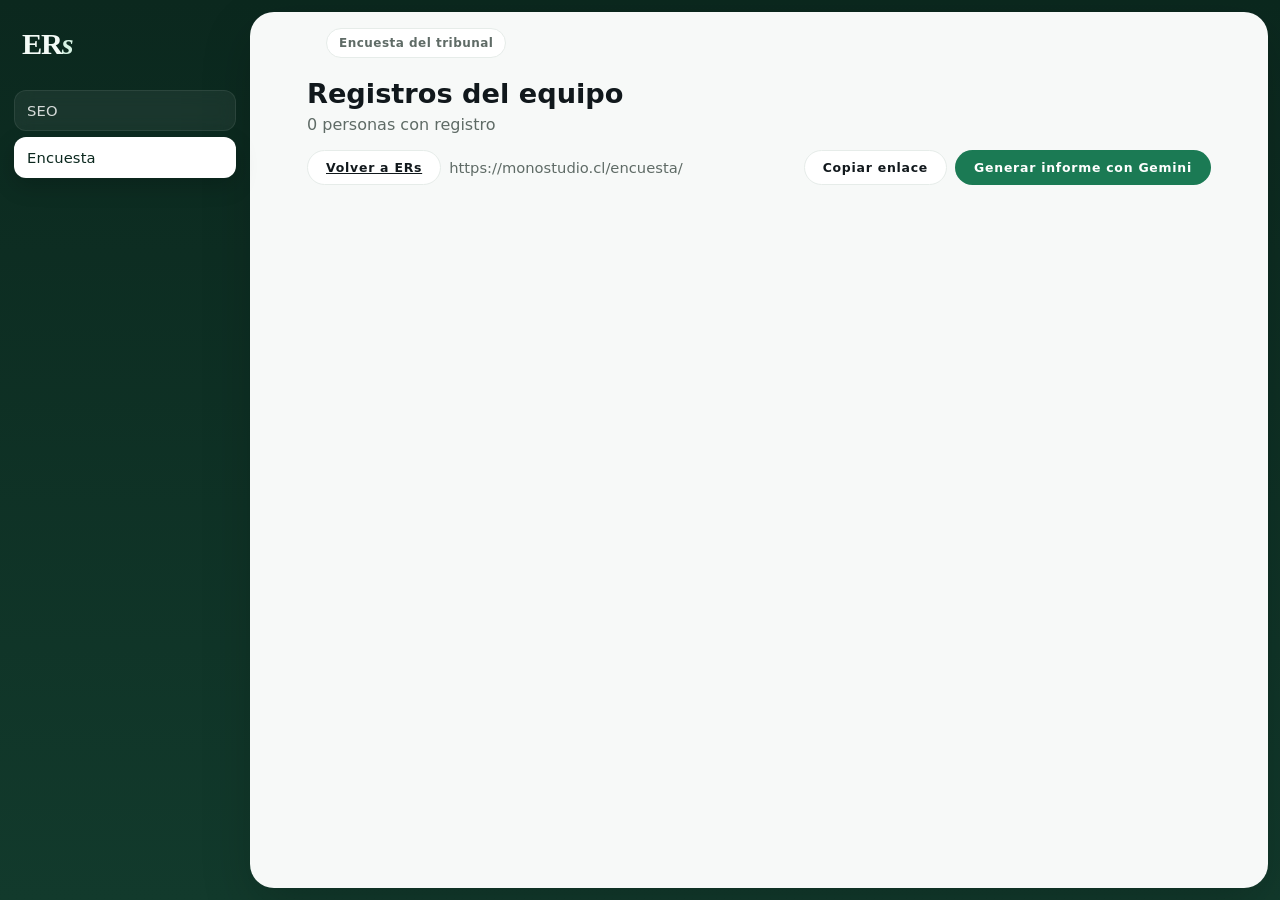
<file: ers/encuesta.html>
<!DOCTYPE html>
<html lang="es">
<head>
  <meta charset="UTF-8">
  <meta name="viewport" content="width=device-width, initial-scale=1">
  <meta name="robots" content="noindex, nofollow">
  <title>Encuesta · ERs</title>
  <link rel="stylesheet" href="styles.css?v=20261125a">
  <link rel="stylesheet" href="shell.css?v=20261125c">
  <style>
    .survey-page { max-width: 920px; margin: 0 auto; padding: 8px 8px 48px; }
    .survey-page h2 { margin: 0 0 6px; font-size: 1.7rem; }
    .survey-bar { display: flex; flex-wrap: wrap; gap: 8px; align-items: center; margin: 16px 0 22px; }
    .survey-link { flex: 1 1 220px; font-size: 0.92rem; color: var(--text-secondary); }
    .entry { border: 1px solid var(--card-border); border-radius: 14px; background: var(--card-bg); padding: 14px 16px; margin: 0 0 10px; }
    .entry header { display: flex; justify-content: space-between; gap: 12px; align-items: baseline; }
    .entry p { white-space: pre-wrap; margin: 8px 0 0; }
    .report { margin-top: 28px; }
    .problem { border-left: 4px solid var(--accent-primary); padding: 4px 0 12px 14px; margin: 0 0 16px; }
    .problem.is-urgente { border-color: var(--danger-text); }
    .problem.is-liviana { border-color: #8a8175; }
    .problem h3 { margin: 0 0 4px; font-size: 1.05rem; }
    .tag { display: inline-block; font-size: 0.75rem; letter-spacing: 0.04em; text-transform: uppercase; font-weight: 650; }
    .empty { color: var(--text-secondary); }
    @media print {
      .sidebar, .topbar, .survey-bar, .entry button, .no-print { display: none !important; }
      body { overflow: visible; background: #fff; }
      .shell, .canvas, .canvas__scroll { display: block; height: auto; overflow: visible; background: #fff; }
      .survey-page { max-width: none; }
    }
  </style>
</head>
<body>
  <div class="shell">
    <aside class="sidebar">
      <div class="sidebar__brand">
        <div class="brand"><h1 class="brand__mark">ER<em>s</em></h1></div>
      </div>
      <nav class="module-nav" aria-label="Módulos">
        <a class="module-nav__btn" href="index.html">SEO</a>
        <a class="module-nav__btn is-active" href="encuesta.html" aria-current="page">Encuesta</a>
      </nav>
    </aside>
    <div class="canvas">
      <header class="topbar">
        <p class="topbar__kicker">Encuesta del tribunal</p>
      </header>
      <div class="canvas__scroll">
        <main class="survey-page">
          <h2>Registros del equipo</h2>
          <p class="empty" id="meta">Cargando…</p>
          <div class="survey-bar no-print">
            <a class="btn btn--ghost" href="index.html">Volver a ERs</a>
            <span class="survey-link" id="link"></span>
            <button class="btn btn--ghost" id="copy" type="button">Copiar enlace</button>
            <button class="btn btn--neon" id="analyze" type="button">Generar informe con Gemini</button>
            <button class="btn btn--ghost" id="print" type="button" hidden>Imprimir / Guardar PDF</button>
          </div>
          <p class="empty" id="notice" hidden></p>
          <section id="entries"></section>
          <section class="report" id="report" hidden></section>
        </main>
      </div>
    </div>
  </div>
  <script src="encuesta-admin.js" defer></script>
</body>
</html>
</file>
<file: assets/css/style.css>
/* =========================================================================
   MONO STUDIO — Design System
   100% nativo · sin frameworks · optimizado para Core Web Vitals
   ========================================================================= */

:root {
  --bg: #080b11;
  --bg-soft: #0d1117;
  --bg-elevated: #11161f;
  --surface: rgba(255, 255, 255, 0.03);
  --surface-hover: rgba(255, 255, 255, 0.06);
  --border: rgba(255, 255, 255, 0.08);
  --border-strong: rgba(255, 255, 255, 0.14);

  --text: #ffffff;
  --text-dim: #8b949e;
  --text-faint: #5b6573;

  --emerald: #10b981;
  --emerald-soft: #34d399;
  --violet: #7c3aed;
  --violet-soft: #a78bfa;
  --serp-link: #8ab4f8;

  --grad-hero: linear-gradient(115deg, #34d399 0%, #10b981 28%, #7c3aed 72%, #a78bfa 100%);
  --glow-emerald: 0 0 0 1px rgba(16, 185, 129, 0.4), 0 12px 40px -12px rgba(16, 185, 129, 0.5);

  --font-sans: "Inter", system-ui, -apple-system, "Segoe UI", Roboto, Helvetica, Arial, sans-serif;
  --font-display: "Space Grotesk", var(--font-sans);
  --font-mono: ui-monospace, "SFMono-Regular", Menlo, Consolas, monospace;

  --step--1: clamp(0.83rem, 0.79rem + 0.2vw, 0.95rem);
  --step-0: clamp(1rem, 0.95rem + 0.25vw, 1.13rem);
  --step-1: clamp(1.2rem, 1.1rem + 0.5vw, 1.5rem);
  --step-2: clamp(1.5rem, 1.3rem + 1vw, 2.1rem);
  --step-3: clamp(2rem, 1.6rem + 2vw, 3.2rem);
  --step-4: clamp(2.3rem, 1.7rem + 3vw, 4.4rem);
  --step-5: clamp(2.8rem, 1.8rem + 5vw, 6.4rem);

  --container: 1200px;
  --radius: 16px;
  --radius-lg: 26px;
  --radius-sm: 10px;
  --space-section: clamp(4.5rem, 3rem + 6vw, 8rem);

  --ease: cubic-bezier(0.22, 1, 0.36, 1);
  --ease-out: cubic-bezier(0.16, 1, 0.3, 1);
  --dur: 0.5s;
  --header-h: 76px;
}

/* ---- Reset ---- */
*, *::before, *::after { box-sizing: border-box; margin: 0; padding: 0; }
html { scroll-behavior: smooth; scroll-padding-top: var(--header-h); -webkit-text-size-adjust: 100%; scrollbar-color: var(--violet) var(--bg); }
body {
  font-family: var(--font-sans);
  font-size: var(--step-0);
  line-height: 1.65;
  color: var(--text-dim);
  background: var(--bg);
  -webkit-font-smoothing: antialiased;
  overflow-x: hidden;
}
/* Fondos fijos en pseudo-elementos: se pintan una vez y no provocan repaint al hacer scroll */
body::before {
  content: "";
  position: fixed;
  inset: 0;
  z-index: -2;
  background:
    radial-gradient(60vw 60vw at 78% -10%, rgba(124, 58, 237, 0.16), transparent 60%),
    radial-gradient(50vw 50vw at 8% 12%, rgba(16, 185, 129, 0.12), transparent 55%),
    radial-gradient(70vw 50vw at 50% 110%, rgba(124, 58, 237, 0.10), transparent 60%);
  pointer-events: none;
}
body::after {
  content: "";
  position: fixed;
  inset: 0;
  z-index: -1;
  background-image:
    linear-gradient(rgba(255, 255, 255, 0.022) 1px, transparent 1px),
    linear-gradient(90deg, rgba(255, 255, 255, 0.022) 1px, transparent 1px);
  background-size: 64px 64px;
  mask-image: radial-gradient(circle at 50% 30%, #000 0%, transparent 75%);
  pointer-events: none;
}
img, svg { display: block; max-width: 100%; }
a { color: inherit; text-decoration: none; }
button { font: inherit; cursor: pointer; border: none; background: none; color: inherit; }
ul, ol { list-style: none; }
::selection { background: var(--emerald); color: #04120c; }
:focus-visible { outline: 2px solid var(--emerald-soft); outline-offset: 3px; border-radius: 4px; }

.skip-link {
  position: absolute;
  top: -100%;
  left: 1rem;
  z-index: 200;
  padding: 0.75rem 1.25rem;
  border-radius: var(--radius-sm);
  background: var(--emerald);
  color: #04120c;
  font-weight: 600;
  transition: top 0.3s var(--ease);
}
.skip-link:focus { top: 1rem; }

/* ---- Tipografía ---- */
h1, h2, h3 { font-family: var(--font-display); color: var(--text); line-height: 1.06; letter-spacing: -0.03em; font-weight: 600; }
h1 { font-size: var(--step-5); }
h2 { font-size: var(--step-4); }
h3 { font-size: var(--step-1); letter-spacing: -0.015em; }
p { max-width: 65ch; }
strong { color: var(--text); font-weight: 600; }

.eyebrow {
  display: inline-flex;
  align-items: center;
  gap: 0.6rem;
  font-family: var(--font-display);
  font-size: var(--step--1);
  font-weight: 500;
  letter-spacing: 0.18em;
  text-transform: uppercase;
  color: var(--emerald-soft);
}
.eyebrow::before { content: ""; width: 26px; height: 1px; background: var(--emerald); }

.text-grad {
  background: var(--grad-hero);
  background-size: 220% 220%;
  -webkit-background-clip: text;
  background-clip: text;
  color: transparent;
  animation: gradShift 8s var(--ease) infinite;
}
@keyframes gradShift { 0%, 100% { background-position: 0% 50%; } 50% { background-position: 100% 50%; } }

/* ---- Layout ---- */
.container { width: min(100% - 2.5rem, var(--container)); margin-inline: auto; }
.section { padding-block: var(--space-section); }
.section-head { max-width: 760px; margin-bottom: clamp(2.5rem, 4vw, 4rem); }
.section-head h2 { margin: 0.9rem 0 1.1rem; }
.section-head.center { margin-inline: auto; text-align: center; }
.section-head.center p { margin-inline: auto; }
.lead { font-size: var(--step-1); line-height: 1.55; }

/* ---- Botones ---- */
.btn {
  display: inline-flex;
  align-items: center;
  gap: 0.6rem;
  padding: 0.95rem 1.6rem;
  border-radius: 999px;
  font-family: var(--font-display);
  font-weight: 600;
  font-size: var(--step-0);
  color: #04120c;
  background: var(--emerald);
  transition: transform var(--dur) var(--ease), box-shadow var(--dur) var(--ease), background-color var(--dur) var(--ease);
}
.btn svg { width: 1.15em; height: 1.15em; flex: none; }
.btn:hover { transform: translateY(-3px); box-shadow: var(--glow-emerald); }
.btn--ghost { background: transparent; color: var(--text); box-shadow: inset 0 0 0 1px var(--border-strong); }
.btn--ghost:hover { background: var(--surface-hover); box-shadow: inset 0 0 0 1px var(--emerald); }
.btn--lg { padding: 1.1rem 2rem; font-size: var(--step-1); }
.btn--sm { padding: 0.65rem 1.15rem; font-size: var(--step--1); }

/* ---- Header ---- */
.site-header {
  position: fixed;
  inset: 0 0 auto 0;
  z-index: 100;
  height: var(--header-h);
  display: flex;
  align-items: center;
  border-bottom: 1px solid transparent;
  transition: background-color var(--dur) var(--ease), border-color var(--dur) var(--ease);
}
.site-header.scrolled {
  background: rgba(8, 11, 17, 0.72);
  backdrop-filter: blur(18px) saturate(140%);
  -webkit-backdrop-filter: blur(18px) saturate(140%);
  border-bottom-color: var(--border);
}
.nav { display: flex; align-items: center; justify-content: space-between; width: 100%; }
.brand { display: inline-flex; align-items: center; gap: 0.6rem; font-family: var(--font-display); font-weight: 700; font-size: 1.25rem; color: var(--text); letter-spacing: -0.03em; }
.brand__dim { color: var(--text-dim); }
.brand__mark {
  width: 34px; height: 34px;
  display: grid; place-items: center;
  border-radius: 9px;
  background: var(--grad-hero);
  background-size: 200% 200%;
  animation: gradShift 8s var(--ease) infinite;
  color: #04120c;
}
.nav__links { display: flex; align-items: center; gap: 2rem; }
.nav__links a { position: relative; font-size: var(--step--1); font-weight: 500; transition: color 0.3s var(--ease); }
.nav__links a::after { content: ""; position: absolute; left: 0; bottom: -6px; width: 100%; height: 1px; background: var(--emerald); transform: scaleX(0); transform-origin: right; transition: transform 0.4s var(--ease); }
.nav__links a:hover { color: var(--text); }
.nav__links a:hover::after { transform: scaleX(1); transform-origin: left; }
.nav__cta { display: flex; align-items: center; gap: 0.75rem; }
.nav__toggle { display: none; width: 44px; height: 44px; flex-direction: column; justify-content: center; gap: 5px; }
.nav__toggle span { display: block; width: 24px; height: 2px; background: var(--text); margin-inline: auto; transition: transform 0.4s var(--ease), opacity 0.3s var(--ease); }
.nav.open .nav__toggle span:nth-child(1) { transform: translateY(7px) rotate(45deg); }
.nav.open .nav__toggle span:nth-child(2) { opacity: 0; }
.nav.open .nav__toggle span:nth-child(3) { transform: translateY(-7px) rotate(-45deg); }

/* ---- Hero ---- */
.hero { padding-top: calc(var(--header-h) + clamp(2.5rem, 7vw, 6rem)); padding-bottom: clamp(2rem, 5vw, 4rem); }
.hero__grid { display: grid; grid-template-columns: 1.1fr 0.9fr; gap: clamp(2rem, 5vw, 4.5rem); align-items: center; }
.hero h1 { margin: 1.4rem 0; font-size: clamp(2.6rem, 1.5rem + 3.8vw, 5.2rem); }
.hero__sub { font-size: var(--step-1); line-height: 1.55; max-width: 46ch; }
.hero__cta { display: flex; flex-wrap: wrap; gap: 1rem; margin-top: 2.4rem; }

/* Visual del hero: ilustra la búsqueda en Google y la respuesta de la IA sin cargar imágenes (0 bytes extra de red) */
.hv { position: relative; display: grid; gap: 0.9rem; }
.hv::before { content: ""; position: absolute; inset: -12% -8%; z-index: -1; background: radial-gradient(40% 40% at 25% 20%, rgba(66, 133, 244, 0.28), transparent 70%), radial-gradient(40% 40% at 85% 55%, rgba(142, 108, 240, 0.32), transparent 70%), radial-gradient(35% 35% at 30% 90%, rgba(16, 185, 129, 0.25), transparent 70%); filter: blur(20px); }
.hv__search { display: flex; align-items: center; gap: 0.8rem; padding: 0.95rem 1.2rem; border-radius: 999px; background: #fff; color: #202124; font-size: 1rem; box-shadow: 0 20px 50px -20px rgba(0, 0, 0, 0.8); }
.hv__g { width: 22px; height: 22px; flex: none; }
.hv__query { white-space: nowrap; overflow: hidden; }
.hv__caret { width: 2px; height: 1.2em; margin-left: -0.55rem; background: #1a73e8; animation: blink 1s steps(1) infinite; }
@keyframes blink { 50% { opacity: 0; } }
.hv__result { display: grid; gap: 0.5rem; padding: 1.3rem 1.4rem; border-radius: var(--radius); background: var(--bg-elevated); border: 1px solid rgba(16, 185, 129, 0.45); box-shadow: var(--glow-emerald); }
.hv__title { font-size: 1.1rem; color: var(--serp-link); }
.hv__result .mk-line { height: 7px; }
.hv__ai { display: flex; gap: 0.85rem; align-items: flex-start; margin-left: clamp(0rem, 4vw, 2.5rem); padding: 1.1rem 1.25rem; border-radius: 18px 18px 18px 4px; background: rgba(142, 108, 240, 0.12); border: 1px solid rgba(142, 108, 240, 0.35); backdrop-filter: blur(8px); }
.hv__spark { width: 22px; height: 22px; flex: none; margin-top: 2px; }
.hv__ai p { font-size: 0.95rem; line-height: 1.5; color: var(--text); }
.hv__ai b { color: var(--violet-soft); font-weight: 600; }
.hv__logos { display: flex; flex-wrap: wrap; gap: 0.6rem; margin-top: 0.4rem; }
.hv__logos span { display: inline-flex; align-items: center; gap: 0.5rem; padding: 0.45rem 0.9rem 0.45rem 0.6rem; border-radius: 999px; background: var(--surface); border: 1px solid var(--border-strong); font-family: var(--font-display); font-size: 0.85rem; font-weight: 500; color: var(--text); }
.hv__logos svg { width: 18px; height: 18px; }

/* Marquee de dominios reales: quien llega desde una web cliente reconoce la suya */
.marquee { overflow: hidden; margin-top: clamp(3.5rem, 7vw, 6rem); padding-block: 1.4rem; border-block: 1px solid var(--border); -webkit-mask-image: linear-gradient(90deg, transparent, #000 10%, #000 90%, transparent); mask-image: linear-gradient(90deg, transparent, #000 10%, #000 90%, transparent); }
.marquee__track { display: flex; gap: 3.5rem; width: max-content; animation: marquee 50s linear infinite; }
.marquee__track span { font-family: var(--font-display); font-size: var(--step-1); color: var(--text-faint); white-space: nowrap; }
@keyframes marquee { to { transform: translateX(calc(-50% - 1.75rem)); } }

/* ---- Trabajos ---- */
.serp__site { display: flex; align-items: center; gap: 0.6rem; font-size: 0.85rem; color: var(--text-dim); }
.serp__fav { width: 24px; height: 24px; flex: none; display: grid; place-items: center; border-radius: 50%; background: var(--emerald); font-family: var(--font-display); font-size: 0.72rem; font-weight: 700; color: #04120c; }

.works { display: grid; grid-template-columns: repeat(3, 1fr); gap: clamp(1rem, 2vw, 1.5rem); }
.work { display: block; height: 100%; border-radius: var(--radius-lg); border: 1px solid var(--border); background: var(--surface); overflow: hidden; transition: transform 0.45s var(--ease), border-color 0.45s var(--ease), box-shadow 0.45s var(--ease); }
.work:hover { transform: translateY(-6px); border-color: var(--border-strong); box-shadow: 0 30px 60px -30px rgba(0, 0, 0, 0.9); }
.work__shot { display: block; overflow: hidden; background: var(--bg-soft); }
.work__bar { display: flex; align-items: center; gap: 5px; padding: 0.55rem 0.8rem; background: var(--bg-elevated); border-bottom: 1px solid var(--border); }
.work__bar i { width: 8px; height: 8px; border-radius: 50%; background: var(--border-strong); }
.work__bar span { margin-left: 0.6rem; padding: 0.1rem 0.7rem; border-radius: 99px; background: var(--bg); font-size: 0.72rem; color: var(--text-faint); white-space: nowrap; overflow: hidden; text-overflow: ellipsis; }
.work img { width: 100%; height: auto; aspect-ratio: 8 / 5; object-fit: cover; object-position: top; transition: transform 0.8s var(--ease); }
.work:hover img { transform: scale(1.04); }
.work__info { display: grid; grid-template-columns: 1fr auto; align-items: center; column-gap: 1rem; padding: 1rem 1.2rem 1.15rem; }
.work__name { font-family: var(--font-display); font-weight: 600; font-size: var(--step-0); color: var(--text); }
.work__meta { grid-row: 2; font-size: var(--step--1); color: var(--text-faint); }
.work__info svg { grid-row: 1 / 3; grid-column: 2; width: 20px; height: 20px; color: var(--emerald-soft); transition: transform 0.4s var(--ease); }
.work:hover .work__info svg { transform: translate(3px, -3px); }

.more { display: flex; flex-wrap: wrap; align-items: baseline; gap: 1rem 1.5rem; margin-top: clamp(2.5rem, 5vw, 3.5rem); }
.more__label { font-family: var(--font-display); font-size: var(--step--1); letter-spacing: 0.14em; text-transform: uppercase; color: var(--text-faint); }
.more__list { display: flex; flex-wrap: wrap; gap: 0.5rem; flex: 1; }
.more__list a { display: inline-block; padding: 0.4rem 0.85rem; border-radius: 999px; border: 1px solid var(--border); font-size: var(--step--1); color: var(--text-dim); transition: color 0.3s var(--ease), border-color 0.3s var(--ease), background-color 0.3s var(--ease); }
.more__list a:hover { color: var(--emerald-soft); border-color: rgba(16, 185, 129, 0.5); background: rgba(16, 185, 129, 0.06); }

/* ---- Tres lectores ---- */
.readers { display: grid; grid-template-columns: repeat(3, 1fr); gap: 1.25rem; }
.reader { padding: clamp(1.5rem, 2.5vw, 2.2rem); border: 1px solid var(--border); border-radius: var(--radius-lg); background: linear-gradient(180deg, var(--surface), transparent); }
.reader__who { margin-top: 1.8rem; font-family: var(--font-display); font-size: var(--step--1); letter-spacing: 0.08em; color: var(--emerald-soft); }
.reader:nth-child(2) .reader__who { color: var(--violet-soft); }
.reader h3 { font-size: var(--step-2); margin: 0.4rem 0 0.8rem; }
.reader__mock { height: 150px; display: flex; flex-direction: column; justify-content: center; gap: 0.6rem; padding: 1.2rem 1.3rem; border-radius: var(--radius); background: var(--bg-soft); border: 1px solid var(--border); }
.mk-line { display: block; height: 8px; width: 85%; border-radius: 99px; background: var(--border-strong); }
.mk-line--site { width: 40%; height: 6px; background: var(--border); }
.mk-line--title { width: 75%; height: 11px; background: rgba(138, 180, 248, 0.55); }
.mk-line--short { width: 55%; }
.reader__mock--data code { font-family: var(--font-mono); font-size: 0.8rem; color: var(--text-dim); white-space: nowrap; overflow: hidden; text-overflow: ellipsis; }
.reader__mock--data b { color: var(--violet-soft); font-weight: 500; }
.reader__mock--human .mk-line--title { background: var(--border-strong); height: 14px; width: 70%; }
.mk-btn { align-self: flex-start; margin-top: 0.4rem; padding: 0.4rem 0.9rem; border-radius: 99px; background: var(--emerald); color: #04120c; font-family: var(--font-display); font-size: 0.8rem; font-weight: 600; }

/* ---- Estudio ---- */
.founders { display: grid; grid-template-columns: 1fr 1fr; gap: 1.25rem; }
.founder { position: relative; overflow: hidden; padding: clamp(1.8rem, 3vw, 2.6rem); border: 1px solid var(--border); border-radius: var(--radius-lg); background: linear-gradient(180deg, var(--surface), transparent); }
.founder::after { content: ""; position: absolute; inset: auto -40% -60% auto; width: 280px; height: 280px; border-radius: 50%; filter: blur(60px); opacity: 0.5; pointer-events: none; }
.founder--a::after { background: rgba(124, 58, 237, 0.4); }
.founder--e::after { background: rgba(16, 185, 129, 0.35); }
.founder__role { font-family: var(--font-display); font-size: var(--step--1); letter-spacing: 0.05em; color: var(--emerald-soft); }
.founder--a .founder__role { color: var(--violet-soft); }
.founder h3 { font-size: var(--step-3); margin: 0.5rem 0 0.8rem; }

.steps { display: grid; grid-template-columns: repeat(4, 1fr); gap: 1.25rem; margin-top: 1.25rem; counter-reset: step; }
.steps li { padding: 1.6rem 1.5rem; border: 1px solid var(--border); border-radius: var(--radius); counter-increment: step; }
.steps li::before { content: counter(step, decimal-leading-zero); display: block; margin-bottom: 1rem; font-family: var(--font-display); font-size: var(--step-2); font-weight: 700; line-height: 1; color: transparent; -webkit-text-stroke: 1px var(--border-strong); }
.steps h3 { margin-bottom: 0.4rem; }
.steps p { font-size: var(--step--1); }

/* ---- FAQ ---- */
.faq { display: grid; gap: 0.9rem; max-width: 820px; margin-inline: auto; }
.faq-item { border: 1px solid var(--border); border-radius: var(--radius); background: var(--surface); transition: border-color 0.4s var(--ease); }
.faq-item[open] { border-color: var(--border-strong); }
.faq-item summary { list-style: none; cursor: pointer; display: flex; align-items: center; justify-content: space-between; gap: 1rem; padding: 1.25rem 1.5rem; font-family: var(--font-display); font-weight: 600; font-size: var(--step-0); color: var(--text); }
.faq-item summary::-webkit-details-marker { display: none; }
.faq-item .ico { flex: none; width: 28px; height: 28px; position: relative; }
.faq-item .ico::before, .faq-item .ico::after { content: ""; position: absolute; top: 50%; left: 50%; width: 14px; height: 2px; background: var(--emerald); transform: translate(-50%, -50%); transition: transform 0.4s var(--ease); }
.faq-item .ico::after { transform: translate(-50%, -50%) rotate(90deg); }
.faq-item[open] .ico::after { transform: translate(-50%, -50%) rotate(0); }
.faq-item__body { padding: 0 1.5rem 1.4rem; }

/* ---- CTA ---- */
.cta-band { position: relative; isolation: isolate; overflow: hidden; text-align: center; padding: clamp(2.5rem, 6vw, 5.5rem) clamp(1.5rem, 5vw, 4rem); border: 1px solid var(--border); border-radius: var(--radius-lg); background: linear-gradient(180deg, var(--bg-elevated), var(--bg-soft)); }
.cta-band::before { content: ""; position: absolute; inset: 0; z-index: -1; background: radial-gradient(60% 90% at 50% 0%, rgba(16, 185, 129, 0.18), transparent 60%), radial-gradient(50% 80% at 80% 120%, rgba(124, 58, 237, 0.2), transparent 60%); }
.cta-band h2 { font-size: var(--step-3); max-width: 22ch; margin: 0 auto 1.1rem; }
.cta-band p { margin-inline: auto; }
.cta-band .hero__cta { justify-content: center; }

/* ---- Footer ---- */
.site-footer { border-top: 1px solid var(--border); padding-block: 2.5rem; }
.footer-row { display: flex; flex-wrap: wrap; align-items: center; justify-content: space-between; gap: 1rem 2rem; font-size: var(--step--1); color: var(--text-faint); }

/* ---- WhatsApp flotante ---- */
.wa-float { position: fixed; right: clamp(1rem, 3vw, 2rem); bottom: clamp(1rem, 3vw, 2rem); z-index: 90; width: 56px; height: 56px; display: grid; place-items: center; border-radius: 50%; background: #25d366; color: #04120c; box-shadow: 0 12px 30px -8px rgba(37, 211, 102, 0.6); transition: transform 0.4s var(--ease); }
.wa-float svg { width: 28px; height: 28px; }
.wa-float:hover { transform: scale(1.08); }

/* ---- Scroll reveal: solo se oculta si hay JS, así el contenido nunca queda invisible para bots sin JS ---- */
.js [data-reveal] { opacity: 0; transform: translateY(28px); transition: opacity 0.8s var(--ease-out), transform 0.8s var(--ease-out); }
.js [data-reveal="left"] { transform: translateX(-32px); }
.js [data-reveal="right"] { transform: translateX(32px); }
.js [data-reveal-stagger] > * { opacity: 0; transform: translateY(26px); transition: opacity 0.7s var(--ease-out), transform 0.7s var(--ease-out); }
.js [data-reveal].in, .js [data-reveal-stagger].in > * { opacity: 1; transform: none; }

/* ---- Responsive ---- */
@media (max-width: 980px) {
  .hero__grid { grid-template-columns: 1fr; }
  .hv { max-width: 520px; }
  .works { grid-template-columns: 1fr 1fr; }
  .readers { grid-template-columns: 1fr; }
  .founders { grid-template-columns: 1fr; }
  .steps { grid-template-columns: 1fr 1fr; }
}
@media (max-width: 760px) {
  .nav__links { position: fixed; inset: var(--header-h) 0 auto 0; flex-direction: column; align-items: stretch; gap: 0; padding: 1rem 1.25rem 1.5rem; background: rgba(8, 11, 17, 0.96); backdrop-filter: blur(20px); border-bottom: 1px solid var(--border); transform: translateY(-120%); opacity: 0; pointer-events: none; transition: transform 0.5s var(--ease), opacity 0.4s var(--ease); }
  .nav.open .nav__links { transform: none; opacity: 1; pointer-events: auto; }
  .nav__links a { display: block; padding: 0.9rem 0; border-bottom: 1px solid var(--border); }
  .nav__links a::after { display: none; }
  .nav__toggle { display: flex; }
  .nav__cta .btn { display: none; }
  .works { display: flex; gap: 0.9rem; overflow-x: auto; scroll-snap-type: x mandatory; margin-inline: -1.25rem; padding: 0.5rem 1.25rem 1rem; scrollbar-width: none; }
  .works::-webkit-scrollbar { display: none; }
  .works > li { flex: 0 0 82%; scroll-snap-align: center; }
  .work:hover { transform: none; }
  .steps { grid-template-columns: 1fr; }
}

@media (prefers-reduced-motion: reduce) {
  *, *::before, *::after { animation-duration: 0.001ms !important; animation-iteration-count: 1 !important; transition-duration: 0.001ms !important; scroll-behavior: auto !important; }
  .js [data-reveal], .js [data-reveal-stagger] > * { opacity: 1 !important; transform: none !important; }
}
</file>
<file: encuesta/encuesta.css>
:root {
  color-scheme: light;
  --ink: #142033;
  --muted: #4d5b73;
  --line: #d5dce8;
  --paper: #f3f6fb;
  --card: #ffffff;
  --accent: #0d2f6e;
  --danger: #8c2f2f;
}

* { box-sizing: border-box; }

body {
  margin: 0;
  min-height: 100vh;
  color: var(--ink);
  background: var(--paper);
  font-family: "Segoe UI", "Helvetica Neue", sans-serif;
  line-height: 1.5;
  overflow-x: hidden;
}

.mast {
  width: 100%;
  margin: 0;
  padding-top: 1.15rem;
}

.mast__logo {
  display: block;
  width: min(16.5rem, 74%);
  height: auto;
  margin: 0 auto 0.85rem;
}

.mast__photo {
  display: block;
  width: 100%;
  height: auto;
  aspect-ratio: 1024 / 682;
  max-height: 32rem;
  object-fit: cover;
  object-position: center center;
  border-bottom: 4px solid var(--accent);
}

.sheet {
  width: min(42rem, calc(100% - 2.5rem));
  margin: 0 auto;
  padding: 2.5rem 0 4rem;
}

.kicker {
  margin: 0 0 0.75rem;
  color: var(--accent);
  font-size: 0.78rem;
  font-weight: 650;
  letter-spacing: 0.14em;
  text-transform: uppercase;
}

h1 {
  margin: 0;
  font-family: Palatino, "Palatino Linotype", "Iowan Old Style", Georgia, serif;
  font-size: clamp(1.7rem, 4vw, 2.35rem);
  font-weight: 600;
  line-height: 1.2;
  letter-spacing: -0.02em;
}

.lead {
  margin: 1rem 0 2rem;
  max-width: 38rem;
  color: var(--muted);
}

.field {
  display: grid;
  gap: 0.4rem;
  margin: 0 0 1.25rem;
}

.field span {
  font-weight: 650;
}

.field small {
  color: var(--muted);
}

textarea,
input[type="text"] {
  width: 100%;
  border: 1px solid var(--line);
  border-radius: 2px;
  background: var(--card);
  color: var(--ink);
  font: inherit;
  padding: 0.85rem 0.9rem;
}

textarea {
  min-height: 14rem;
  resize: vertical;
}

textarea:focus,
input[type="text"]:focus {
  outline: 2px solid var(--accent);
  outline-offset: 1px;
}

.count {
  justify-self: end;
  color: var(--muted);
  font-size: 0.8rem;
  font-style: normal;
}

.send {
  appearance: none;
  border: 0;
  border-radius: 2px;
  background: var(--accent);
  color: #f4f7fb;
  font: inherit;
  font-weight: 650;
  padding: 0.9rem 1.2rem;
  cursor: pointer;
}

.send:disabled {
  opacity: 0.55;
  cursor: progress;
}

.send--ghost {
  background: transparent;
  color: var(--accent);
  border: 1px solid var(--accent);
}

.actions {
  display: flex;
  flex-wrap: wrap;
  gap: 0.6rem;
}

.state {
  display: grid;
  grid-template-columns: auto 1fr;
  gap: 0.85rem;
  align-items: center;
  margin: 1.1rem 0 0;
  padding: 1rem 1.05rem;
  background: var(--accent);
  color: #f4f7fb;
  box-shadow: 0 14px 32px rgba(13, 47, 110, 0.28);
}

.state[hidden] { display: none; }

.state__mark {
  width: 2.7rem;
  height: 2.7rem;
  display: grid;
  place-items: center;
  border-radius: 50%;
  background: #fff;
  color: var(--accent);
  font-size: 1.35rem;
  font-weight: 700;
}

.state strong,
.state #stateBody {
  display: block;
}

.state strong {
  font-family: Palatino, "Palatino Linotype", Georgia, serif;
  font-size: 1.45rem;
  font-weight: 600;
  line-height: 1.15;
}

.state #stateBody {
  margin-top: 0.2rem;
  color: rgba(244, 247, 251, 0.88);
}

.state.is-saved,
.state.is-quiet {
  background: var(--accent);
  color: #f4f7fb;
}

.state.is-saved {
  animation: state-in 0.45s ease;
}

.state.is-info {
  background: #fff;
  color: var(--accent);
  border: 1px solid #c5d0e4;
  box-shadow: none;
}

.state.is-info .state__mark {
  background: #e7eef8;
}

.state.is-info #stateBody {
  color: var(--muted);
}

@keyframes state-in {
  from { transform: translateY(10px); opacity: 0; }
  to { transform: none; opacity: 1; }
}

.note {
  margin: 0.9rem 0 0;
  color: var(--danger);
}

.done {
  padding-top: 0.5rem;
}

.done h2 {
  margin: 0 0 0.4rem;
  font-family: Palatino, "Palatino Linotype", Georgia, serif;
  font-size: 1.8rem;
  font-weight: 600;
}

.hp {
  position: absolute;
  left: -9999px;
  height: 0;
  overflow: hidden;
}

@media (max-width: 640px) {
  .mast__photo { max-height: none; }
  .sheet { width: min(100% - 1.25rem, 42rem); padding-top: 1.35rem; }
  .actions { display: grid; }
  .send { width: 100%; }
}
</file>
<file: ers/styles.css>
/* ==========================================================
   ERs — la marca es una fuente de luz, no un acento azul.
   El marfil lleva la interfaz; el ámbar es la "s".
   ========================================================== */
:root {
  /* Superficies */
  --bg-deep: #07060a;
  --bg-panel: #110f16;
  --bg-elevated: #19161f;
  --glass: rgba(22, 18, 28, 0.62);
  --glass-border: rgba(255, 236, 214, 0.1);

  /* Luz de marca. Los nombres viejos se conservan: el CSS de datos ya los usa. */
  --neon-blue: #ffe1b5;
  --neon-blue-glow: rgba(255, 206, 150, 0.55);
  --neon-magenta: #ff8a3d;
  --neon-magenta-glow: rgba(255, 122, 40, 0.5);
  --neon-green: #2dffb3;
  --danger: #ff3b5c;
  --dev: #46e6ff;
  --dev-glow: rgba(70, 230, 255, 0.55);
  --ink: #1a120c;

  /* Texto */
  --txt-primary: #f4efe6;
  --txt-secondary: #b7ab9c;
  --txt-dim: #74695d;

  /* Métricas */
  --radius-lg: 20px;
  --radius-md: 14px;
  --radius-sm: 9px;
  --gap: clamp(12px, 1.6vw, 24px);

  --font-stack: "Outfit", "Segoe UI", system-ui, -apple-system, sans-serif;
  --font-display: "Fraunces", "Iowan Old Style", Palatino, "Palatino Linotype", serif;
  --font-mono: "Cascadia Code", "SF Mono", Consolas, monospace;
}

/* El atributo [hidden] pierde contra reglas author con display (grid/flex).
   Esta regla garantiza que modales, tooltips y estados vacíos respeten hidden. */
[hidden] {
  display: none !important;
}

/* ==========================================================
   Base
   ========================================================== */
*,
*::before,
*::after {
  box-sizing: border-box;
  margin: 0;
  padding: 0;
}

html {
  color-scheme: dark;
}

body {
  font-family: var(--font-stack);
  background:
    radial-gradient(ellipse 820px 460px at 8% -12%, rgba(255, 154, 60, 0.18), transparent 58%),
    radial-gradient(ellipse 560px 380px at 100% 0%, rgba(255, 225, 181, 0.08), transparent 55%),
    var(--bg-deep);
  color: var(--txt-primary);
  min-height: 100vh;
  -webkit-font-smoothing: antialiased;
}

.boot-screen,
.boot-error {
  position: fixed;
  inset: 0;
  z-index: 300;
  display: grid;
  place-items: center;
  text-align: center;
  background:
    radial-gradient(ellipse 520px 320px at 50% 42%, rgba(255, 138, 61, 0.22), transparent 68%),
    var(--bg-deep);
  padding: 24px;
}

.boot-mark {
  position: relative;
  display: grid;
  place-items: center;
}

.boot-mark__ring {
  position: absolute;
  width: min(72vw, 420px);
  aspect-ratio: 1;
  border-radius: 50%;
  background: conic-gradient(from 210deg, transparent 0 62%, rgba(255, 225, 181, 0.95) 78%, rgba(255, 138, 61, 0.15) 88%, transparent 100%);
  -webkit-mask: radial-gradient(farthest-side, transparent calc(100% - 1.5px), #000 calc(100% - 1px));
  mask: radial-gradient(farthest-side, transparent calc(100% - 1.5px), #000 calc(100% - 1px));
  animation: ers-orbit 9s linear infinite;
  filter: drop-shadow(0 0 18px rgba(255, 154, 60, 0.45));
}

.boot-mark__word {
  position: relative;
  font-family: var(--font-display);
  font-weight: 560;
  font-size: clamp(5.4rem, 16vw, 10.5rem);
  letter-spacing: -0.045em;
  line-height: 0.82;
  color: var(--txt-primary);
  text-shadow: 0 0 72px rgba(255, 170, 80, 0.28);
}

.boot-mark__word em,
.brand__mark em {
  font-style: italic;
  background: linear-gradient(105deg, #c47a3a 0%, #fff6e8 38%, #ff8a3d 62%, #ffe1b5 100%);
  background-size: 220% 100%;
  -webkit-background-clip: text;
  background-clip: text;
  color: transparent;
  animation: ers-shine 4.2s ease-in-out infinite;
  filter: drop-shadow(0 0 16px rgba(255, 138, 61, 0.7));
}

.boot-error p {
  color: var(--txt-secondary);
  margin-top: 14px;
}

@keyframes ers-orbit {
  to { transform: rotate(1turn); }
}

@keyframes ers-shine {
  0%, 100% { background-position: 100% 0; }
  50% { background-position: 0% 0; }
}

@media (prefers-reduced-motion: reduce) {
  .boot-mark__ring,
  .boot-mark__word em,
  .brand__mark em {
    animation: none;
  }
}

.boot-error strong {
  display: block;
  font-size: 1.05rem;
  margin-bottom: 8px;
}

.boot-error .btn {
  margin-top: 18px;
}

.app-shell {
  max-width: 1720px;
  margin: 0 auto;
  padding: var(--gap);
  display: flex;
  flex-direction: column;
  gap: var(--gap);
  min-height: 100vh;
}

/* ==========================================================
   Barra superior
   ========================================================== */
.topbar {
  position: relative;
  display: flex;
  align-items: center;
  gap: var(--gap);
  flex-wrap: wrap;
  padding: 12px 20px;
  background:
    radial-gradient(420px 90px at 7% 0%, rgba(255, 176, 90, 0.16), transparent 70%),
    var(--bg-panel);
  border: 1px solid var(--glass-border);
  border-radius: var(--radius-lg);
  overflow: hidden;
}

.topbar::before {
  content: "";
  position: absolute;
  top: 0;
  left: 18%;
  right: 18%;
  height: 1px;
  background: linear-gradient(90deg, transparent, rgba(255, 244, 230, 0.9), rgba(255, 138, 61, 0.55), transparent);
  pointer-events: none;
}

.brand {
  display: flex;
  align-items: center;
  min-height: 46px;
}

.brand__mark {
  margin: 0;
  font-family: var(--font-display);
  font-weight: 560;
  font-size: 2.05rem;
  letter-spacing: -0.04em;
  line-height: 0.85;
  color: var(--txt-primary);
}

.topbar__stats {
  display: flex;
  gap: 10px;
  flex-wrap: wrap;
  margin-left: auto;
}

/* Los KPI son botones: cada número lleva al panel donde se resuelve. */
.stat {
  font-family: inherit;
  display: flex;
  flex-direction: column;
  gap: 1px;
  min-width: 120px;
  padding: 8px 14px;
  text-align: left;
  cursor: pointer;
  border: 1px solid var(--glass-border);
  border-radius: var(--radius-md);
  background: rgba(255, 255, 255, 0.03);
  transition: border-color 0.2s ease, background 0.2s ease;
}

.stat:hover {
  border-color: rgba(255, 206, 150, 0.5);
  background: rgba(255, 206, 150, 0.08);
}

.stat.is-alert {
  border-color: rgba(255, 59, 92, 0.45);
  background: rgba(255, 59, 92, 0.08);
}

.stat__label {
  font-size: 0.62rem;
  text-transform: uppercase;
  letter-spacing: 0.14em;
  color: var(--txt-dim);
}

.stat__value {
  font-family: var(--font-mono);
  font-size: 1.1rem;
  font-weight: 700;
}

.stat.is-alert .stat__value {
  color: var(--danger);
}

.stat__meta {
  font-size: 0.66rem;
  font-style: normal;
  color: var(--txt-secondary);
}

@media (max-width: 720px) {
  .topbar__stats {
    width: 100%;
    margin-left: 0;
  }

  .stat {
    flex: 1;
    min-width: 0;
  }
}

.module-nav {
  display: flex;
  gap: 2px;
  margin-left: auto;
  padding: 3px;
  border-radius: 30px;
  background: rgba(255, 255, 255, 0.04);
  border: 1px solid var(--glass-border);
}

.module-nav__btn {
  font-family: inherit;
  font-size: 0.68rem;
  font-weight: 600;
  text-transform: uppercase;
  letter-spacing: 0.08em;
  padding: 6px 12px;
  border-radius: 30px;
  border: none;
  background: transparent;
  color: var(--txt-dim);
  cursor: pointer;
}

.module-nav__btn.is-active {
  background: rgba(255, 186, 110, 0.16);
  color: #fff6ea;
  box-shadow: inset 0 0 0 1px rgba(255, 210, 160, 0.38);
}

/* ==========================================================
   Layout principal
   ========================================================== */
.panel {
  flex: 1;
  display: flex;
  flex-direction: column;
  gap: var(--gap);
}

.panel--split {
  display: grid;
  grid-template-columns: 1fr 340px;
  align-items: stretch;
}

@media (max-width: 900px) {
  .panel--split {
    grid-template-columns: 1fr;
  }

  /* En móvil no existe el modo expandir: nunca ocultamos las solicitudes. */
  .panel--split.is-expanded .requests-panel {
    display: flex;
  }

  .panel--split.is-expanded .orbit {
    min-height: min(86vw, 390px);
  }
}

/* Modo inmersivo: la órbita se apropia del ancho completo. */
.panel--split.is-expanded {
  grid-template-columns: 1fr;
}

.panel--split.is-expanded .requests-panel {
  display: none;
}

.panel--split.is-expanded .orbit {
  min-height: clamp(520px, 78vh, 1040px);
}

.panel-head {
  display: flex;
  align-items: center;
  gap: 14px;
  flex-wrap: wrap;
}

/* El último elemento "de etiqueta" empuja los controles a la derecha. */
.panel-head h2 {
  font-size: 0.95rem;
  text-transform: uppercase;
  letter-spacing: 0.18em;
  color: var(--txt-secondary);
  margin-right: auto;
}

.panel-head h2:has(+ .panel-head__count) {
  margin-right: 0;
}

.panel-head__count {
  font-size: 0.72rem;
  color: var(--txt-dim);
  margin-right: auto;
}

/* ==========================================================
   El Enjambre
   ========================================================== */
.swarm-panel,
.requests-panel {
  background: var(--bg-panel);
  border: 1px solid var(--glass-border);
  border-radius: var(--radius-lg);
  padding: 22px;
  display: flex;
  flex-direction: column;
  gap: 18px;
  min-height: 480px;
}

/* Botón-icono (expandir órbita) */
.icon-btn {
  display: inline-flex;
  align-items: center;
  justify-content: center;
  width: 34px;
  height: 34px;
  border-radius: 12px;
  border: 1px solid var(--glass-border);
  background: rgba(255, 255, 255, 0.04);
  color: var(--txt-secondary);
  font-size: 1rem;
  cursor: pointer;
  transition: all 0.22s ease;
}

.icon-btn:hover {
  color: var(--txt-primary);
  border-color: var(--neon-blue);
  box-shadow: 0 0 14px rgba(255, 206, 150, 0.25);
}

.icon-btn[aria-pressed="true"] {
  color: var(--ink);
  border-color: transparent;
  background: linear-gradient(90deg, rgba(255, 206, 150, 0.85), rgba(255, 122, 40, 0.85));
  box-shadow: 0 0 16px rgba(255, 154, 60, 0.35);
}

@media (max-width: 900px) {
  .icon-btn:not(.chat-launch) { display: none; }
}

/* ---- Gráfico de flujo de cobros ---- */
.cash-chart {
  padding: 16px 18px 12px;
  background: var(--bg-elevated);
  border: 1px solid var(--glass-border);
  border-radius: var(--radius-md);
}

.cash-chart__head {
  display: flex;
  align-items: baseline;
  flex-wrap: wrap;
  gap: 6px 12px;
  margin-bottom: 14px;
}

.cash-chart__head h3 {
  font-size: 0.72rem;
  text-transform: uppercase;
  letter-spacing: 0.16em;
  color: var(--txt-secondary);
}

.cash-chart__range {
  font-size: 0.68rem;
  color: var(--txt-dim);
}

.cash-chart__total {
  margin-left: auto;
  font-family: var(--font-mono);
  font-size: 0.82rem;
  color: var(--neon-green);
}

.cash-chart__viewport {
  height: 110px;
  display: flex;
  align-items: flex-end;
}

.cash-chart__bars {
  flex: 1;
  display: flex;
  align-items: flex-end;
  gap: 3px;
  height: 100%;
}

.chart-bar {
  flex: 1;
  min-width: 0;
  height: var(--bar-h, 4%);
  min-height: 3px;
  border-radius: 4px 4px 2px 2px;
  background: linear-gradient(180deg, var(--neon-magenta), var(--neon-blue));
  opacity: 0.45;
  cursor: pointer;
  transition: opacity 0.2s ease, transform 0.2s ease, box-shadow 0.2s ease;
  position: relative;
}

.chart-bar:hover,
.chart-bar.is-active {
  opacity: 1;
  transform: translateY(-3px);
  box-shadow: 0 0 14px var(--neon-blue-glow);
}

.chart-bar.is-today {
  background: linear-gradient(180deg, var(--neon-green), var(--neon-blue));
  opacity: 0.85;
}

.chart-bar__tip {
  position: absolute;
  bottom: calc(100% + 8px);
  left: 50%;
  transform: translateX(-50%);
  white-space: nowrap;
  font-size: 0.62rem;
  font-family: var(--font-mono);
  background: rgba(7, 8, 15, 0.95);
  border: 1px solid var(--glass-border);
  padding: 4px 7px;
  border-radius: 6px;
  pointer-events: none;
  opacity: 0;
  transition: opacity 0.15s ease;
  z-index: 5;
}

.chart-bar:hover .chart-bar__tip,
.chart-bar.is-active .chart-bar__tip {
  opacity: 1;
}

.cash-chart__axis {
  display: flex;
  justify-content: space-between;
  margin-top: 8px;
  font-size: 0.62rem;
  color: var(--txt-dim);
  font-family: var(--font-mono);
}

/* ---- Toggle de vista Órbita / Lista ---- */
.view-toggle {
  display: flex;
  gap: 2px;
  padding: 3px;
  border-radius: 30px;
  background: rgba(255, 255, 255, 0.04);
  border: 1px solid var(--glass-border);
}

.view-toggle__btn {
  font-family: inherit;
  font-size: 0.68rem;
  font-weight: 600;
  text-transform: uppercase;
  letter-spacing: 0.1em;
  padding: 6px 14px;
  border-radius: 30px;
  border: none;
  background: transparent;
  color: var(--txt-dim);
  cursor: pointer;
  transition: all 0.25s ease;
}

.view-toggle__btn.is-active {
  background: linear-gradient(90deg, rgba(255, 206, 150, 0.25), rgba(255, 122, 40, 0.25));
  color: var(--txt-primary);
  box-shadow: 0 0 12px rgba(255, 206, 150, 0.2);
}

/* ---- Vista Orbital ---- */
.orbit {
  flex: 1;
  position: relative;
  min-height: clamp(440px, 60vh, 860px);
  overflow: hidden;
  border-radius: var(--radius-lg);
  background:
    radial-gradient(ellipse 62% 70% at 50% 46%, rgba(255, 206, 150, 0.12), transparent 60%),
    radial-gradient(ellipse 90% 96% at 50% 52%, rgba(255, 122, 40, 0.06), transparent 72%),
    linear-gradient(115deg, rgba(255, 255, 255, 0.03), transparent 26%, rgba(255, 206, 150, 0.03) 48%, transparent 70%),
    radial-gradient(circle at 50% 130%, rgba(70, 230, 255, 0.05), transparent 55%);
  box-shadow: inset 0 0 130px rgba(7, 8, 15, 0.8);
  transition: min-height 0.45s cubic-bezier(0.4, 0, 0.2, 1);
}

.orbit::before,
.orbit::after {
  content: "";
  position: absolute;
  inset: -35%;
  border-radius: 50%;
  pointer-events: none;
}

/* Scanner suave: da vida al sistema sin mover datos de posición. */
.orbit::before {
  background: conic-gradient(
    from 0deg,
    transparent 0deg,
    rgba(255, 206, 150, 0.03) 34deg,
    rgba(255, 122, 40, 0.14) 42deg,
    transparent 58deg,
    transparent 360deg
  );
  animation: orbit-scanner 18s linear infinite;
  mix-blend-mode: screen;
}

.orbit::after {
  background-image:
    radial-gradient(circle, rgba(238, 241, 255, 0.28) 0 1px, transparent 1.5px),
    radial-gradient(circle, rgba(255, 122, 40, 0.18) 0 1px, transparent 1.5px);
  background-size: 92px 92px, 137px 137px;
  background-position: 12px 30px, 70px 14px;
  opacity: 0.16;
  animation: starfield-drift 34s linear infinite;
}

@keyframes orbit-scanner {
  to { transform: rotate(1turn); }
}

@keyframes starfield-drift {
  to { transform: translate3d(-46px, 38px, 0); }
}

.orbit__ring {
  position: absolute;
  top: 50%;
  left: 50%;
  transform: translate(-50%, -50%);
  border: 1px dashed rgba(139, 145, 176, 0.16);
  border-radius: 50%;
  pointer-events: none;
}

/* Anillos elípticos que siguen la forma del contenedor: en pantallas anchas
   la órbita se expande a lo ancho y deja de sentirse "encajonada".
   Ancho% == alto%, así el óvalo replica exactamente el aspect ratio del área
   y los nodos (que usan el mismo radio en cada eje) caen justo sobre la guía. */
.orbit__ring--1 { width: 34%; height: 34%; animation: ring-breathe 9s ease-in-out infinite; }
.orbit__ring--2 { width: 54%; height: 54%; animation: ring-breathe 11s ease-in-out infinite 0.4s; }
.orbit__ring--3 { width: 76%; height: 76%; animation: ring-breathe 13s ease-in-out infinite 0.8s; }
.orbit__ring--4 { width: 94%; height: 94%; border-style: dotted; animation: ring-breathe 16s ease-in-out infinite 1.2s; }

@keyframes ring-breathe {
  0%, 100% { transform: translate(-50%, -50%) scale(1); opacity: 0.7; }
  50%      { transform: translate(-50%, -50%) scale(1.015); opacity: 1; }
}

.orbit__ring-label {
  position: absolute;
  top: 50%;
  right: -4px;
  transform: translateY(-50%);
  font-family: var(--font-mono);
  font-size: 0.58rem;
  color: var(--txt-dim);
  background: var(--bg-panel);
  padding: 1px 5px;
  border-radius: 8px;
}

.orbit__core {
  position: absolute;
  top: 50%;
  left: 50%;
  transform: translate(-50%, -50%);
  width: clamp(108px, 11vw, 148px);
  aspect-ratio: 1;
  border-radius: 50%;
  display: flex;
  flex-direction: column;
  align-items: center;
  justify-content: center;
  gap: 3px;
  background:
    radial-gradient(circle at 35% 30%, rgba(255, 255, 255, 0.18), transparent 52%),
    linear-gradient(140deg, rgba(255, 206, 150, 0.42), rgba(255, 122, 40, 0.36));
  border: 1px solid rgba(120, 170, 255, 0.5);
  box-shadow:
    0 0 40px rgba(255, 206, 150, 0.35),
    inset 0 0 24px rgba(255, 122, 40, 0.2);
  animation: core-breathe 4s ease-in-out infinite;
  z-index: 1;
}

/* Halo exterior giratorio: aporta profundidad y "energía" al núcleo. */
.orbit__core::before {
  content: "";
  position: absolute;
  inset: -22%;
  border-radius: 50%;
  background: conic-gradient(
    from 0deg,
    transparent 0deg,
    rgba(255, 206, 150, 0.28) 60deg,
    transparent 130deg,
    rgba(255, 122, 40, 0.28) 220deg,
    transparent 300deg
  );
  filter: blur(9px);
  opacity: 0.75;
  animation: satellite-spin 14s linear infinite;
  z-index: -1;
}

.orbit__core::after {
  content: "";
  position: absolute;
  inset: 8%;
  border-radius: 50%;
  border: 1px solid rgba(255, 255, 255, 0.14);
}

@keyframes core-breathe {
  0%, 100% { box-shadow: 0 0 32px rgba(255, 206, 150, 0.3), inset 0 0 24px rgba(255, 122, 40, 0.2); }
  50%      { box-shadow: 0 0 58px rgba(255, 206, 150, 0.5), inset 0 0 30px rgba(255, 122, 40, 0.3); }
}

.orbit__core-label {
  font-size: 0.58rem;
  text-transform: uppercase;
  letter-spacing: 0.22em;
  color: rgba(238, 241, 255, 0.7);
}

.orbit__core-value {
  font-family: var(--font-mono);
  font-size: 0.88rem;
  color: var(--txt-primary);
  text-shadow: 0 0 12px rgba(255, 206, 150, 0.6);
}

.orbit__nodes {
  position: absolute;
  inset: 0;
  z-index: 3;
}

.orbit__web {
  position: absolute;
  inset: 0;
  width: 100%;
  height: 100%;
  z-index: 2;
  pointer-events: none;
}

.orbit-link {
  stroke: rgba(255, 206, 150, 0.22);
  stroke-width: 0.16;
  vector-effect: non-scaling-stroke;
  stroke-dasharray: 2 5;
  animation: orbit-link-flow 7s linear infinite;
}

.orbit-link--mensual {
  stroke: rgba(255, 122, 40, 0.72);
  stroke-width: 0.28;
  stroke-dasharray: 1 3;
  filter: drop-shadow(0 0 4px rgba(255, 122, 40, 0.75));
  animation-duration: 3.4s;
}

.orbit-link--soon {
  stroke: rgba(255, 176, 32, 0.65);
}

.orbit-link--overdue {
  stroke: rgba(255, 59, 92, 0.82);
  stroke-dasharray: 1 2;
  filter: drop-shadow(0 0 5px rgba(255, 59, 92, 0.8));
  animation-duration: 2s;
}

.orbit-link--dev {
  stroke: rgba(70, 230, 255, 0.55);
  stroke-dasharray: 2 4;
  filter: drop-shadow(0 0 4px var(--dev-glow));
  animation-duration: 5s;
}

@keyframes orbit-link-flow {
  to { stroke-dashoffset: -18; }
}

/* Nodo orbital: posición y tamaño se inyectan vía CSS variables desde JS */
.orbit-node {
  position: absolute;
  top: var(--y);
  left: var(--x);
  width: var(--size);
  height: calc(var(--size) * 1.1);
  transform: translate(-50%, -50%);
  cursor: pointer;
  display: grid;
  place-items: center;
  clip-path: polygon(50% 0%, 100% 25%, 100% 75%, 50% 100%, 0% 75%, 0% 25%);
  background:
    linear-gradient(160deg, rgba(255, 255, 255, 0.1), transparent 45%),
    color-mix(in srgb, var(--node-color, var(--neon-blue)) 26%, var(--bg-elevated));
  filter: drop-shadow(0 0 10px var(--node-glow, var(--neon-blue-glow)));
  transition: filter 0.25s ease;
  animation: orbit-float var(--float-speed, 6s) ease-in-out infinite;
  animation-delay: var(--float-delay, 0s);
  z-index: 2;
}

.orbit-node::before {
  content: "";
  position: absolute;
  inset: -14px;
  border-radius: 50%;
  background: radial-gradient(circle, var(--node-glow, var(--neon-blue-glow)), transparent 58%);
  opacity: 0.12;
  filter: blur(4px);
  pointer-events: none;
  z-index: -1;
}

.orbit-node::after {
  content: "";
  position: absolute;
  inset: 0;
  clip-path: inherit;
  border: 1px solid color-mix(in srgb, var(--node-color, var(--neon-blue)) 55%, transparent);
  pointer-events: none;
}

@keyframes orbit-float {
  0%, 100% { margin-top: 0; }
  50%      { margin-top: -7px; }
}

.orbit-node:hover {
  filter: drop-shadow(0 0 26px var(--node-glow, var(--neon-blue-glow)));
  z-index: 5;
}

.orbit-node--anual {
  --node-color: var(--neon-blue);
  --node-glow: var(--neon-blue-glow);
}

.orbit-node--mensual {
  --node-color: var(--neon-magenta);
  --node-glow: var(--neon-magenta-glow);
  background:
    radial-gradient(circle at 50% 38%, rgba(255, 255, 255, 0.2), transparent 28%),
    conic-gradient(from var(--pulse-rotation, 0deg), rgba(255, 122, 40, 0.7), rgba(255, 206, 150, 0.18), rgba(255, 122, 40, 0.7)),
    color-mix(in srgb, var(--neon-magenta) 28%, var(--bg-elevated));
  animation:
    orbit-float var(--float-speed, 5s) ease-in-out infinite,
    monthly-reactor 3.8s linear infinite;
}

.orbit-node--mensual::before {
  opacity: 0.32;
  animation: monthly-halo 2.4s ease-in-out infinite;
}

.orbit-node--mensual::after {
  border-color: rgba(255, 122, 40, 0.85);
  box-shadow: inset 0 0 14px rgba(255, 122, 40, 0.32);
}

@property --pulse-rotation {
  syntax: "<angle>";
  inherits: false;
  initial-value: 0deg;
}

@keyframes monthly-reactor {
  to { --pulse-rotation: 360deg; }
}

@keyframes monthly-halo {
  0%, 100% { transform: scale(0.94); opacity: 0.22; }
  50%      { transform: scale(1.18); opacity: 0.42; }
}

.orbit-node--soon {
  --node-color: #ffb020;
  --node-glow: rgba(255, 176, 32, 0.55);
}

.orbit-node--overdue {
  --node-color: var(--danger);
  --node-glow: rgba(255, 59, 92, 0.6);
  animation: orbit-float 6s ease-in-out infinite, node-pulse 1.4s ease-in-out infinite;
}

/* Nodo en desarrollo: estética "blueprint" (cian, contorno punteado, escaneo). */
.orbit-node--dev {
  --node-color: var(--dev);
  --node-glow: var(--dev-glow);
  background:
    linear-gradient(160deg, rgba(255, 255, 255, 0.08), transparent 45%),
    repeating-linear-gradient(45deg, rgba(70, 230, 255, 0.16) 0 6px, transparent 6px 12px),
    color-mix(in srgb, var(--dev) 20%, var(--bg-elevated));
}

.orbit-node--dev::after {
  border: 1px dashed color-mix(in srgb, var(--dev) 75%, transparent);
  animation: dev-dash 1.4s linear infinite;
}

@keyframes dev-dash {
  to { filter: hue-rotate(12deg); }
}

.orbit-node--dev .orbit-node__amount {
  color: var(--dev);
}

.orbit-node__initials {
  font-family: var(--font-mono);
  font-weight: 700;
  font-size: calc(var(--size) * 0.26);
  color: var(--txt-primary);
  text-shadow: 0 0 10px var(--node-glow, var(--neon-blue-glow));
  pointer-events: none;
}

.orbit-node__amount {
  position: absolute;
  bottom: calc(var(--size) * 0.1);
  font-family: var(--font-mono);
  font-size: 0.55rem;
  color: rgba(238, 241, 255, 0.75);
  pointer-events: none;
  white-space: nowrap;
}

.orbit-node__badge {
  position: absolute;
  top: calc(var(--size) * -0.13);
  right: calc(var(--size) * -0.18);
  padding: 3px 6px;
  border-radius: 999px;
  font-size: 0.52rem;
  font-family: var(--font-mono);
  letter-spacing: 0.08em;
  color: #fff;
  background: rgba(255, 122, 40, 0.78);
  border: 1px solid rgba(255, 255, 255, 0.18);
  box-shadow: 0 0 14px rgba(255, 122, 40, 0.65);
  pointer-events: none;
}

.orbit-node__badge--dev {
  background: rgba(70, 230, 255, 0.82);
  box-shadow: 0 0 14px var(--dev-glow);
  color: #041318;
  font-weight: 700;
}

.orbit-node__satellite {
  position: absolute;
  inset: -16px;
  border-radius: 50%;
  pointer-events: none;
  animation: satellite-spin var(--sat-speed, 5s) linear infinite;
}

.orbit-node__satellite::before {
  content: "";
  position: absolute;
  top: 50%;
  right: -2px;
  width: 7px;
  height: 7px;
  border-radius: 50%;
  background: var(--neon-magenta);
  box-shadow: 0 0 12px var(--neon-magenta-glow);
}

.orbit-node__satellite--b {
  animation-duration: calc(var(--sat-speed, 5s) * 1.35);
  animation-direction: reverse;
}

.orbit-node__satellite--b::before {
  width: 5px;
  height: 5px;
  right: auto;
  left: 8px;
  background: var(--neon-blue);
  box-shadow: 0 0 10px var(--neon-blue-glow);
}

@keyframes satellite-spin {
  to { transform: rotate(1turn); }
}

/* Botones de contacto */
.contact-actions {
  display: grid;
  grid-template-columns: 1fr 1fr;
  gap: 10px;
}

.btn-contact {
  display: flex;
  align-items: center;
  justify-content: center;
  gap: 8px;
  padding: 11px;
  border-radius: 30px;
  font-size: 0.8rem;
  font-weight: 600;
  text-decoration: none;
  transition: all 0.2s ease;
  border: 1px solid transparent;
}

.btn-contact::before {
  font-size: 0.9rem;
}

.btn-contact--wa {
  color: #25d366;
  border-color: rgba(37, 211, 102, 0.4);
  background: rgba(37, 211, 102, 0.08);
}

.btn-contact--wa::before { content: "✆"; }

.btn-contact--wa:hover {
  background: rgba(37, 211, 102, 0.18);
  box-shadow: 0 0 16px rgba(37, 211, 102, 0.3);
}

.btn-contact--call {
  color: var(--neon-blue);
  border-color: rgba(255, 206, 150, 0.4);
  background: rgba(255, 206, 150, 0.08);
}

.btn-contact--call::before { content: "☎"; }

.btn-contact--call:hover {
  background: rgba(255, 206, 150, 0.18);
  box-shadow: 0 0 16px rgba(255, 206, 150, 0.3);
}

.field__optional {
  font-style: normal;
  text-transform: none;
  letter-spacing: 0;
  color: var(--txt-dim);
}

/* Mini botones de contacto en filas de la lista */
.btn-row--wa {
  color: #25d366;
  border-color: rgba(37, 211, 102, 0.35);
  text-decoration: none;
  display: inline-flex;
  align-items: center;
  justify-content: center;
}

.btn-row--wa:hover {
  background: rgba(37, 211, 102, 0.12);
  color: #25d366;
  border-color: #25d366;
}

.btn-row--call {
  color: var(--neon-blue);
  border-color: rgba(255, 206, 150, 0.35);
  text-decoration: none;
  display: inline-flex;
  align-items: center;
  justify-content: center;
}

.btn-row--call:hover {
  background: rgba(255, 206, 150, 0.12);
  color: var(--neon-blue);
  border-color: var(--neon-blue);
}

/* ---- Timeline del enjambre (ordenado por fecha) ---- */
.timeline {
  flex: 1;
  display: flex;
  flex-direction: column;
  gap: 0;
  padding: 4px 0;
  overflow-y: visible;
  max-height: none;
}

.timeline::-webkit-scrollbar {
  width: 5px;
}

.timeline::-webkit-scrollbar-thumb {
  background: var(--bg-elevated);
  border-radius: 4px;
}

.timeline-row {
  display: grid;
  grid-template-columns: 28px 64px 1fr auto;
  align-items: center;
  gap: 14px;
  padding: 12px 8px;
  border-radius: var(--radius-sm);
  transition: background 0.2s ease, box-shadow 0.2s ease;
  animation: node-enter 0.4s ease backwards;
}

.timeline-row:hover,
.timeline-row.is-highlighted {
  background: rgba(255, 255, 255, 0.03);
  box-shadow: inset 3px 0 0 var(--neon-blue);
}

.timeline-row__rail {
  position: relative;
  display: flex;
  justify-content: center;
  height: 100%;
  min-height: 48px;
}

.timeline-row__rail::before {
  content: "";
  position: absolute;
  top: 0;
  bottom: 0;
  width: 2px;
  background: linear-gradient(180deg, var(--glass-border), rgba(255, 206, 150, 0.35), var(--glass-border));
}

.timeline-row:first-child .timeline-row__rail::before {
  top: 50%;
}

.timeline-row:last-child .timeline-row__rail::before {
  bottom: 50%;
}

.timeline-row__dot {
  width: 10px;
  height: 10px;
  border-radius: 50%;
  background: var(--bg-panel);
  border: 2px solid var(--neon-blue);
  box-shadow: 0 0 8px var(--neon-blue-glow);
  z-index: 1;
  align-self: center;
}

.timeline-row--overdue .timeline-row__dot {
  border-color: var(--danger);
  box-shadow: 0 0 10px rgba(255, 59, 92, 0.6);
  animation: node-pulse 1.8s ease-in-out infinite;
}

.timeline-row--soon .timeline-row__dot {
  border-color: #ffb020;
  box-shadow: 0 0 8px rgba(255, 176, 32, 0.5);
}

.timeline-row--dev .timeline-row__dot {
  border-color: var(--dev);
  box-shadow: 0 0 8px var(--dev-glow);
}

.timeline-row--dev:hover,
.timeline-row--dev.is-highlighted {
  box-shadow: inset 3px 0 0 var(--dev);
}

.timeline-row--dev .timeline-row__date {
  color: var(--dev);
}

.tag-dev {
  font-family: var(--font-mono);
  font-size: 0.6rem;
  letter-spacing: 0.1em;
  text-transform: uppercase;
  color: #041318;
  background: var(--dev);
  padding: 1px 7px;
  border-radius: 999px;
  box-shadow: 0 0 10px var(--dev-glow);
}

.timeline-row__meta {
  display: flex;
  flex-direction: column;
  gap: 2px;
  min-width: 0;
}

.timeline-row__date {
  font-family: var(--font-mono);
  font-size: 0.72rem;
  color: var(--neon-blue);
  text-transform: uppercase;
  letter-spacing: 0.06em;
}

.timeline-row--overdue .timeline-row__date {
  color: var(--danger);
}

.timeline-row__name {
  font-size: 0.9rem;
  font-weight: 600;
  white-space: nowrap;
  overflow: hidden;
  text-overflow: ellipsis;
}

.timeline-row__sub {
  font-size: 0.74rem;
  color: var(--txt-secondary);
  display: flex;
  flex-wrap: wrap;
  gap: 6px 12px;
}

.timeline-row__sub em {
  font-style: normal;
  font-family: var(--font-mono);
  color: var(--neon-green);
}

.timeline-row__countdown {
  font-size: 0.7rem;
  padding: 2px 8px;
  border-radius: 20px;
  background: rgba(255, 255, 255, 0.05);
  color: var(--txt-dim);
}

.timeline-row--soon .timeline-row__countdown {
  color: #ffb020;
  background: rgba(255, 176, 32, 0.12);
}

.timeline-row--overdue .timeline-row__countdown {
  color: var(--danger);
  background: rgba(255, 59, 92, 0.12);
}

.timeline-row__actions {
  display: flex;
  flex-direction: row;
  flex-wrap: wrap;
  justify-content: flex-end;
  gap: 6px;
  opacity: 1;
}

@media (max-width: 900px) {
  .timeline-row__actions {
    opacity: 1;
    transform: none;
  }
}

.btn-row {
  font-family: inherit;
  font-size: 0.62rem;
  font-weight: 600;
  text-transform: uppercase;
  letter-spacing: 0.08em;
  padding: 5px 10px;
  border-radius: 20px;
  border: 1px solid var(--glass-border);
  background: rgba(255, 255, 255, 0.03);
  color: var(--txt-secondary);
  cursor: pointer;
  white-space: nowrap;
  transition: all 0.2s ease;
}

.btn-row:hover {
  color: var(--txt-primary);
  border-color: rgba(255, 255, 255, 0.2);
}

.btn-row--paid {
  color: var(--neon-green);
  border-color: rgba(45, 255, 179, 0.35);
}

.btn-row--live {
  color: var(--dev);
  border-color: color-mix(in srgb, var(--dev) 40%, transparent);
}

.btn-row--live:hover {
  background: rgba(70, 230, 255, 0.12);
  border-color: var(--dev);
  color: var(--dev);
  box-shadow: 0 0 12px var(--dev-glow);
}

.btn-row--paid:hover {
  background: rgba(45, 255, 179, 0.1);
  box-shadow: 0 0 12px rgba(45, 255, 179, 0.2);
}

.btn-row--edit:hover {
  border-color: var(--neon-blue);
  color: var(--neon-blue);
}

.btn-row--delete:hover {
  border-color: var(--danger);
  color: var(--danger);
}

/* ---- Nodo hexagonal (dentro de timeline) ---- */
.node {
  --node-color: var(--neon-blue);
  --node-glow: var(--neon-blue-glow);
  width: 58px;
  height: 64px;
  position: relative;
  cursor: pointer;
  display: grid;
  place-items: center;
  clip-path: polygon(50% 0%, 100% 25%, 100% 75%, 50% 100%, 0% 75%, 0% 25%);
  background:
    linear-gradient(160deg, rgba(255, 255, 255, 0.09), transparent 45%),
    color-mix(in srgb, var(--node-color) 22%, var(--bg-elevated));
  border: none;
  transition: transform 0.25s cubic-bezier(0.34, 1.56, 0.64, 1), filter 0.25s ease;
  filter: drop-shadow(0 0 10px var(--node-glow));
  animation: node-enter 0.45s cubic-bezier(0.34, 1.56, 0.64, 1) backwards;
  flex-shrink: 0;
}

.node:hover {
  transform: scale(1.1);
  filter: drop-shadow(0 0 22px var(--node-glow));
  z-index: 2;
}

.node--anual {
  --node-color: var(--neon-blue);
  --node-glow: var(--neon-blue-glow);
}

.node--mensual {
  --node-color: var(--neon-magenta);
  --node-glow: var(--neon-magenta-glow);
  animation: node-enter 0.45s cubic-bezier(0.34, 1.56, 0.64, 1) backwards,
             node-pulse 2.6s ease-in-out infinite 0.5s;
}

.node--soon {
  --node-color: #ffb020;
  --node-glow: rgba(255, 176, 32, 0.55);
}

.node--overdue {
  --node-color: var(--danger);
  --node-glow: rgba(255, 59, 92, 0.55);
  animation: node-enter 0.45s ease backwards, node-pulse 1.5s ease-in-out infinite;
}

.node--dev {
  --node-color: var(--dev);
  --node-glow: var(--dev-glow);
  background:
    repeating-linear-gradient(45deg, rgba(70, 230, 255, 0.16) 0 6px, transparent 6px 12px),
    color-mix(in srgb, var(--dev) 18%, var(--bg-elevated));
}

.node__initials {
  font-family: var(--font-mono);
  font-weight: 700;
  font-size: 0.82rem;
  color: var(--txt-primary);
  text-shadow: 0 0 10px var(--node-glow);
  pointer-events: none;
}

.node__day {
  position: absolute;
  top: 10px;
  font-family: var(--font-mono);
  font-size: 0.58rem;
  color: var(--txt-secondary);
  pointer-events: none;
}

.node__core {
  position: absolute;
  bottom: 10px;
  width: 6px;
  height: 6px;
  border-radius: 50%;
  background: var(--node-color);
  box-shadow: 0 0 8px var(--node-glow);
  pointer-events: none;
}

@keyframes node-pulse {
  0%, 100% { filter: drop-shadow(0 0 8px var(--node-glow)); }
  50%      { filter: drop-shadow(0 0 20px var(--node-glow)); }
}

@keyframes node-enter {
  from { transform: scale(0.3); opacity: 0; }
  to   { transform: scale(1); opacity: 1; }
}

/* ---- Tooltip flotante (posicionado por JS) ---- */
.node-tooltip {
  position: fixed;
  z-index: 100;
  pointer-events: none;
  background: rgba(13, 15, 26, 0.92);
  backdrop-filter: blur(12px);
  border: 1px solid var(--glass-border);
  border-radius: var(--radius-sm);
  padding: 10px 14px;
  display: flex;
  flex-direction: column;
  gap: 2px;
  box-shadow: 0 10px 30px rgba(0, 0, 0, 0.5);
  transform: translate(-50%, calc(-100% - 12px));
  animation: tooltip-in 0.15s ease;
}

@keyframes tooltip-in {
  from { opacity: 0; transform: translate(-50%, calc(-100% - 4px)); }
  to   { opacity: 1; transform: translate(-50%, calc(-100% - 12px)); }
}

.node-tooltip__name {
  font-size: 0.86rem;
}

.node-tooltip__plan {
  font-size: 0.68rem;
  text-transform: uppercase;
  letter-spacing: 0.14em;
  color: var(--txt-secondary);
}

.node-tooltip__date {
  font-size: 0.75rem;
  color: var(--neon-blue);
}

.node-tooltip__value {
  font-family: var(--font-mono);
  font-size: 0.78rem;
  color: var(--neon-green);
}

/* ==========================================================
   Solicitudes
   ========================================================== */
.request-list {
  list-style: none;
  display: flex;
  flex-direction: column;
  gap: 12px;
  overflow-y: auto;
  max-height: 60vh;
  padding-right: 4px;
}

.request-list::-webkit-scrollbar {
  width: 5px;
}

.request-list::-webkit-scrollbar-thumb {
  background: var(--bg-elevated);
  border-radius: 4px;
}

.request-card {
  background: var(--bg-elevated);
  border: 1px solid var(--glass-border);
  border-left: 3px solid var(--neon-magenta);
  border-radius: var(--radius-md);
  padding: 14px 16px;
  display: flex;
  flex-direction: column;
  gap: 8px;
  animation: node-enter 0.35s ease backwards;
}

.request-card--annual-client {
  border-left-color: var(--neon-blue);
}

.request-card__top {
  display: flex;
  align-items: baseline;
  justify-content: space-between;
  gap: 10px;
}

.request-card__client {
  font-size: 0.82rem;
  font-weight: 600;
  color: var(--txt-primary);
}

.request-card__desc {
  font-size: 0.8rem;
  color: var(--txt-secondary);
  line-height: 1.45;
}

.request-card__bottom {
  display: flex;
  align-items: center;
  justify-content: space-between;
}

/* Cronómetro */
.timer {
  font-family: var(--font-mono);
  font-size: 0.78rem;
  color: var(--neon-green);
  display: flex;
  align-items: center;
  gap: 6px;
}

.timer::before {
  content: "";
  width: 7px;
  height: 7px;
  border-radius: 50%;
  background: currentColor;
  box-shadow: 0 0 6px currentColor;
  animation: node-pulse 2s ease-in-out infinite;
}

/* +48h: alerta */
.timer.is-overdue {
  color: var(--danger);
  animation: kpi-flash 0.6s ease;
}

.btn-done {
  background: none;
  border: 1px solid var(--glass-border);
  color: var(--txt-dim);
  font-size: 0.68rem;
  text-transform: uppercase;
  letter-spacing: 0.1em;
  padding: 4px 10px;
  border-radius: 20px;
  cursor: pointer;
  transition: all 0.2s ease;
}

.btn-done:hover {
  border-color: var(--neon-green);
  color: var(--neon-green);
  box-shadow: 0 0 12px rgba(45, 255, 179, 0.25);
}

/* ==========================================================
   Botones
   ========================================================== */
.btn {
  font-family: inherit;
  font-size: 0.78rem;
  font-weight: 600;
  letter-spacing: 0.06em;
  padding: 9px 18px;
  border-radius: 30px;
  cursor: pointer;
  transition: all 0.22s ease;
  border: 1px solid transparent;
}

.btn--neon {
  background: linear-gradient(180deg, #ffe7c4 0%, #ffb15a 46%, #e86a1a 100%);
  color: var(--ink);
  box-shadow: 0 0 0 1px rgba(255, 228, 190, 0.45), 0 8px 26px rgba(255, 138, 61, 0.32);
}

.btn--neon:hover {
  box-shadow: 0 0 0 1px rgba(255, 244, 230, 0.7), 0 10px 32px rgba(255, 138, 61, 0.5);
  transform: translateY(-1px);
}

.btn--ghost {
  background: transparent;
  border-color: var(--glass-border);
  color: var(--txt-secondary);
}

.btn--ghost:hover {
  border-color: var(--neon-magenta);
  color: var(--txt-primary);
}

.btn:disabled,
.btn[disabled] {
  opacity: 0.45;
  cursor: not-allowed;
  transform: none;
  box-shadow: none;
  pointer-events: none;
}

.btn--block {
  width: 100%;
  padding: 13px;
  font-size: 0.85rem;
  margin-top: 6px;
}

.btn--danger {
  background: transparent;
  border: 1px solid rgba(255, 59, 92, 0.45);
  color: var(--danger);
  margin-top: 4px;
}

.btn--danger:hover {
  background: rgba(255, 59, 92, 0.12);
  box-shadow: 0 0 16px rgba(255, 59, 92, 0.25);
}

/* Toast de feedback */
.toast {
  position: fixed;
  bottom: 28px;
  left: 50%;
  transform: translateX(-50%) translateY(12px);
  z-index: 200;
  padding: 12px 22px;
  border-radius: 30px;
  font-size: 0.82rem;
  background: rgba(13, 15, 26, 0.95);
  border: 1px solid var(--glass-border);
  box-shadow: 0 12px 40px rgba(0, 0, 0, 0.5);
  color: var(--txt-primary);
  backdrop-filter: blur(12px);
  animation: toast-in 0.3s ease forwards;
}

@keyframes toast-in {
  to { transform: translateX(-50%) translateY(0); opacity: 1; }
}

/* ==========================================================
   Modales + Glassmorphism
   ========================================================== */
.modal-backdrop {
  position: fixed;
  inset: 0;
  z-index: 50;
  place-items: center;
  background: rgba(4, 5, 10, 0.65);
  backdrop-filter: blur(6px);
  animation: tooltip-in-simple 0.2s ease;
}

.modal-backdrop:not([hidden]) {
  display: grid;
}

@keyframes tooltip-in-simple {
  from { opacity: 0; }
  to   { opacity: 1; }
}

.glass {
  background: var(--glass);
  backdrop-filter: blur(22px) saturate(1.4);
  -webkit-backdrop-filter: blur(22px) saturate(1.4);
  border: 1px solid var(--glass-border);
  box-shadow:
    0 24px 60px rgba(0, 0, 0, 0.55),
    inset 0 1px 0 rgba(255, 255, 255, 0.07);
}

.modal {
  width: min(420px, calc(100vw - 40px));
  border-radius: var(--radius-lg);
  padding: 26px;
  display: flex;
  flex-direction: column;
  gap: 18px;
  animation: modal-in 0.3s cubic-bezier(0.34, 1.56, 0.64, 1);
}

.modal--sheet {
  width: min(560px, calc(100vw - 32px));
  max-height: min(88vh, 820px);
}

@keyframes modal-in {
  from { transform: translateY(24px) scale(0.96); opacity: 0; }
  to   { transform: translateY(0) scale(1); opacity: 1; }
}

.modal__head {
  display: flex;
  align-items: center;
  justify-content: space-between;
}

.modal__head h3 {
  font-size: 1.05rem;
  letter-spacing: 0.03em;
}

.modal__close {
  background: none;
  border: none;
  color: var(--txt-dim);
  font-size: 1rem;
  cursor: pointer;
  transition: color 0.2s ease;
}

.modal__close:hover {
  color: var(--danger);
}

/* Campos */
.field {
  display: flex;
  flex-direction: column;
  gap: 7px;
}

.field > span,
.field > legend {
  font-size: 0.72rem;
  text-transform: uppercase;
  letter-spacing: 0.14em;
  color: var(--txt-secondary);
}

.field input,
.field select,
.field textarea {
  font-family: inherit;
  font-size: 0.9rem;
  color: var(--txt-primary);
  background: rgba(255, 255, 255, 0.04);
  border: 1px solid var(--glass-border);
  border-radius: var(--radius-sm);
  padding: 11px 14px;
  outline: none;
  transition: border-color 0.2s ease, box-shadow 0.2s ease;
  resize: vertical;
}

.field input:focus,
.field select:focus,
.field textarea:focus {
  border-color: var(--neon-blue);
  box-shadow: 0 0 0 3px rgba(255, 206, 150, 0.18);
}

.field__hint {
  font-size: 0.72rem;
  color: var(--txt-dim);
  line-height: 1.45;
}

.field select option {
  background: var(--bg-elevated);
}

/* Radio pills para tipo de plan */
.field--radio {
  border: none;
  gap: 10px;
}

.field--radio legend {
  margin-bottom: 8px;
}

.radio-pill {
  display: inline-flex;
}

.radio-pill input {
  position: absolute;
  opacity: 0;
  pointer-events: none;
}

.radio-pill span {
  flex: 1;
  text-align: center;
  padding: 10px 16px;
  border-radius: 30px;
  border: 1px solid var(--glass-border);
  font-size: 0.82rem;
  color: var(--txt-secondary);
  cursor: pointer;
  transition: all 0.2s ease;
  width: 100%;
}

.radio-pill--annual input:checked + span {
  border-color: var(--neon-blue);
  color: var(--neon-blue);
  box-shadow: 0 0 14px var(--neon-blue-glow);
}

.radio-pill--monthly input:checked + span {
  border-color: var(--neon-magenta);
  color: var(--neon-magenta);
  box-shadow: 0 0 14px var(--neon-magenta-glow);
}

.field--radio {
  display: grid;
  grid-template-columns: 1fr 1fr;
}

.field--radio legend {
  grid-column: 1 / -1;
}

/* Switch "En desarrollo" */
.dev-switch {
  display: flex;
  align-items: center;
  gap: 14px;
  padding: 14px 16px;
  border-radius: var(--radius-md);
  border: 1px solid var(--glass-border);
  background: rgba(70, 230, 255, 0.04);
  cursor: pointer;
  transition: border-color 0.2s ease, background 0.2s ease;
}

.dev-switch:hover {
  border-color: color-mix(in srgb, var(--dev) 40%, transparent);
}

.dev-switch input {
  position: absolute;
  opacity: 0;
  pointer-events: none;
}

.dev-switch__track {
  flex-shrink: 0;
  width: 44px;
  height: 24px;
  border-radius: 999px;
  background: rgba(255, 255, 255, 0.08);
  border: 1px solid var(--glass-border);
  position: relative;
  transition: background 0.25s ease, border-color 0.25s ease;
}

.dev-switch__thumb {
  position: absolute;
  top: 2px;
  left: 2px;
  width: 18px;
  height: 18px;
  border-radius: 50%;
  background: var(--txt-secondary);
  transition: transform 0.25s cubic-bezier(0.34, 1.56, 0.64, 1), background 0.25s ease;
}

.dev-switch input:checked + .dev-switch__track {
  background: color-mix(in srgb, var(--dev) 35%, transparent);
  border-color: var(--dev);
  box-shadow: 0 0 14px var(--dev-glow);
}

.dev-switch input:checked + .dev-switch__track .dev-switch__thumb {
  transform: translateX(20px);
  background: var(--dev);
}

.dev-switch input:focus-visible + .dev-switch__track {
  box-shadow: 0 0 0 3px rgba(70, 230, 255, 0.25);
}

.dev-switch__text {
  display: flex;
  flex-direction: column;
  gap: 3px;
}

.dev-switch__text strong {
  font-size: 0.85rem;
  font-weight: 600;
}

.dev-switch__text small {
  font-size: 0.72rem;
  color: var(--txt-dim);
  line-height: 1.4;
}

/* ==========================================================
   Estados vacíos
   ========================================================== */
.empty-state {
  flex: 1;
  display: flex;
  flex-direction: column;
  align-items: center;
  justify-content: center;
  gap: 12px;
  text-align: center;
  color: var(--txt-dim);
  font-size: 0.88rem;
  line-height: 1.6;
}

.empty-state__icon {
  font-size: 3rem;
  opacity: 0.35;
}

.empty-state--sm {
  font-size: 0.8rem;
}

/* ==========================================================
   Cuaderno del cliente
   ========================================================== */
.notebook__kicker {
  font-size: 0.62rem;
  letter-spacing: 0.18em;
  text-transform: uppercase;
  color: var(--txt-dim);
  margin-bottom: 2px;
}

.notebook__site {
  font-size: 0.78rem;
  color: var(--txt-secondary);
  word-break: break-all;
}

.notebook__list {
  list-style: none;
  display: flex;
  flex-direction: column;
  gap: 10px;
  max-height: min(42vh, 360px);
  overflow-y: auto;
  padding-right: 4px;
}

.notebook__item {
  padding: 12px 14px;
  border-radius: var(--radius-sm);
  background: rgba(255, 255, 255, 0.03);
  border: 1px solid var(--glass-border);
}

.notebook__item-head {
  display: flex;
  align-items: center;
  gap: 8px;
  margin-bottom: 6px;
}

.notebook__item time {
  font-family: var(--font-mono);
  font-size: 0.68rem;
  color: var(--txt-dim);
}

.notebook__delete {
  margin-left: auto;
  border: 0;
  background: transparent;
  color: var(--txt-dim);
  cursor: pointer;
  font-size: 0.85rem;
}

.notebook__item p {
  font-size: 0.86rem;
  line-height: 1.45;
  white-space: pre-wrap;
}

.notebook__empty {
  font-size: 0.82rem;
  color: var(--txt-secondary);
}

.notebook__composer {
  margin-top: 4px;
}

/* ==========================================================
   Search Console
   ========================================================== */
.seo-form {
  display: grid;
  gap: 14px;
  margin-top: 16px;
}

.period-toggle {
  display: flex;
  gap: 2px;
  padding: 3px;
  margin: 14px 0 4px;
  width: fit-content;
  border-radius: 30px;
  background: rgba(255, 255, 255, 0.04);
  border: 1px solid var(--glass-border);
}

.period-toggle__btn {
  font-family: inherit;
  font-size: 0.72rem;
  font-weight: 600;
  padding: 7px 14px;
  border: none;
  border-radius: 30px;
  background: transparent;
  color: var(--txt-dim);
  cursor: pointer;
}

.period-toggle__btn.is-active {
  background: rgba(255, 206, 150, 0.18);
  color: var(--txt-primary);
}

.period-toggle__btn:disabled {
  opacity: 0.35;
  cursor: not-allowed;
}

.seo-radar {
  margin: 0 0 14px;
  padding: 12px 14px 8px;
  border-radius: var(--radius-md);
  background:
    linear-gradient(180deg, rgba(255, 206, 150, 0.08), transparent 70%),
    var(--bg-elevated);
  border: 1px solid var(--glass-border);
}

.seo-radar__head {
  display: flex;
  align-items: baseline;
  justify-content: space-between;
  gap: 12px;
  margin-bottom: 8px;
}

.seo-radar__head h3 {
  margin: 0;
  font-size: 0.78rem;
  letter-spacing: 0.16em;
  text-transform: uppercase;
}

.seo-radar__head p {
  margin: 0;
  color: var(--txt-dim);
  font-size: 0.75rem;
}

.seo-radar__list {
  list-style: none;
  margin: 0;
  padding: 0;
  display: grid;
  gap: 6px;
}

.seo-radar__list button {
  width: 100%;
  display: flex;
  align-items: center;
  gap: 12px;
  text-align: left;
  padding: 8px 10px;
  border-radius: var(--radius-sm);
  border: 1px solid transparent;
  background: transparent;
  color: inherit;
  cursor: pointer;
}

.seo-radar__list button:hover {
  border-color: var(--glass-border);
  background: rgba(255, 255, 255, 0.03);
}

.seo-radar__rank {
  font-family: var(--font-mono);
  color: var(--neon-green);
  font-size: 0.85rem;
  min-width: 1.2rem;
}

.seo-radar__list strong {
  display: block;
  font-size: 0.92rem;
}

.seo-radar__list em {
  display: block;
  font-style: normal;
  color: var(--txt-secondary);
  font-size: 0.75rem;
}

.seo-kpis {
  display: grid;
  grid-template-columns: repeat(4, 1fr) minmax(120px, 0.8fr);
  gap: 10px;
}

.seo-kpi {
  padding: 14px 16px;
  border-radius: var(--radius-md);
  background: var(--bg-elevated);
  border: 1px solid var(--glass-border);
  display: flex;
  flex-direction: column;
  gap: 4px;
}

.seo-kpi span {
  font-size: 0.62rem;
  letter-spacing: 0.14em;
  text-transform: uppercase;
  color: var(--txt-dim);
}

.seo-kpi strong {
  font-family: var(--font-mono);
  font-size: 1.15rem;
}

.seo-kpi em {
  font-style: normal;
  font-size: 0.72rem;
  color: var(--txt-secondary);
}

.seo-kpi em.is-up { color: var(--neon-green); }
.seo-kpi em.is-down { color: var(--danger); }

.seo-tag {
  display: inline-flex;
  align-items: center;
  gap: 6px;
  margin-top: 8px;
  padding: 4px 8px;
  border-radius: 999px;
  font-size: 0.68rem;
  line-height: 1;
  border: 1px solid var(--glass-border);
  color: var(--txt-secondary);
}

.seo-tag + .seo-tag {
  margin-left: 6px;
}

.seo-tag.is-push {
  color: #ffcc66;
  border-color: rgba(255, 204, 102, 0.28);
}

.seo-tag.is-up,
.seo-index.is-indexed {
  color: var(--neon-green);
  border-color: rgba(45, 255, 179, 0.25);
}

.seo-tag.is-down,
.seo-index.is-issue {
  color: var(--danger);
  border-color: rgba(255, 59, 92, 0.28);
}

.seo-query-list {
  display: flex;
  flex-wrap: wrap;
  gap: 6px;
  margin-top: 8px;
}

.seo-query {
  display: inline-flex;
  align-items: center;
  gap: 6px;
  padding: 4px 8px;
  border-radius: 999px;
  background: rgba(255, 206, 150, 0.08);
  color: var(--txt-secondary);
  font-size: 0.68rem;
}

.seo-query strong {
  display: inline;
  font-size: inherit;
  color: var(--txt-primary);
}

.seo-index {
  display: inline-flex;
  padding: 4px 8px;
  border-radius: 999px;
  border: 1px solid var(--glass-border);
  font-size: 0.68rem;
  color: var(--txt-secondary);
  margin-bottom: 4px;
}

.seo-table-wrap {
  overflow-x: auto;
  border: 1px solid var(--glass-border);
  border-radius: var(--radius-md);
}

.seo-table {
  width: 100%;
  border-collapse: collapse;
  font-size: 0.82rem;
}

.seo-table th,
.seo-table td {
  padding: 10px 12px;
  text-align: left;
  border-bottom: 1px solid var(--glass-border);
  white-space: nowrap;
}

.seo-table th {
  font-size: 0.62rem;
  letter-spacing: 0.12em;
  text-transform: uppercase;
  color: var(--txt-dim);
  font-weight: 600;
}

.seo-table td:first-child {
  white-space: normal;
  min-width: 160px;
}

.seo-table .seo-delta {
  display: block;
  font-size: 0.68rem;
  color: var(--txt-dim);
  white-space: normal;
}

.seo-table .seo-delta.is-up { color: var(--neon-green); }
.seo-table .seo-delta.is-down { color: var(--danger); }

.seo-table tr.is-blocked td {
  opacity: 0.85;
}

.seo-index-cell {
  display: flex;
  flex-direction: column;
  align-items: flex-start;
  gap: 8px;
  white-space: normal;
}

.chip-btn--index {
  padding: 5px 12px;
  font-size: 0.68rem;
  border-color: rgba(255, 206, 150, 0.35);
  color: var(--neon-blue);
}

.chip-btn:disabled {
  opacity: 0.45;
  cursor: wait;
}

.seo-page-link {
  color: var(--txt-primary);
  font-weight: 600;
  text-decoration: none;
  border-bottom: 1px dashed rgba(255, 255, 255, 0.2);
}

.seo-page-link:hover {
  color: var(--neon-blue);
}

/* ==========================================================
   SEO — Keywords
   ========================================================== */
.kw {
  display: grid;
  gap: 14px;
  padding: 18px;
  border-radius: var(--radius-md);
  border: 1px solid var(--glass-border);
  background:
    radial-gradient(120% 140% at 100% 0%, rgba(255, 122, 40, 0.06), transparent 55%),
    rgba(255, 255, 255, 0.02);
}

.kw__head {
  display: flex;
  justify-content: space-between;
  align-items: flex-start;
  gap: 12px;
  flex-wrap: wrap;
}

.kw__head h3 {
  font-size: 0.76rem;
  letter-spacing: 0.14em;
  text-transform: uppercase;
  color: var(--txt-secondary);
}

.kw__meta {
  margin-top: 4px;
  font-size: 0.74rem;
  color: var(--txt-dim);
}

.kw__stats {
  display: grid;
  grid-template-columns: repeat(auto-fit, minmax(140px, 1fr));
  gap: 10px;
}

.kw__stat {
  display: flex;
  flex-direction: column;
  gap: 4px;
  padding: 12px 14px;
  border-radius: var(--radius-sm);
  background: var(--bg-elevated);
  border: 1px solid var(--glass-border);
}

.kw__stat strong {
  font-family: var(--font-mono);
  font-size: 1.1rem;
}

.kw__stat span {
  font-size: 0.66rem;
  color: var(--txt-dim);
}

.kw__stat.is-accent {
  border-color: rgba(45, 255, 179, 0.25);
}

.kw__stat.is-accent strong { color: var(--neon-green); }
.kw__stat.is-warn strong { color: #ffcc66; }

.kw__tabs {
  margin: 0;
  max-width: 100%;
  overflow-x: auto;
  scrollbar-width: none;
}

.kw__tabs .period-toggle__btn {
  display: inline-flex;
  align-items: center;
  gap: 6px;
  white-space: nowrap;
}

.kw__count {
  font-family: var(--font-mono);
  font-size: 0.64rem;
  padding: 1px 6px;
  border-radius: 999px;
  background: rgba(255, 255, 255, 0.06);
}

.kw__hint {
  font-size: 0.76rem;
  color: var(--txt-secondary);
  line-height: 1.5;
}

.kw__table td:first-child {
  min-width: 220px;
}

.kw__q {
  display: block;
  font-weight: 600;
  color: var(--txt-primary);
}

.kw__table .seo-tag {
  margin-top: 6px;
  margin-right: 4px;
}

.kw__table .seo-tag + .seo-tag {
  margin-left: 0;
}

.kw__page {
  display: block;
  margin-top: 6px;
  font-size: 0.7rem;
  color: var(--txt-dim);
  text-decoration: none;
  overflow-wrap: anywhere;
}

.kw__page:hover {
  color: var(--neon-blue);
}

.kw__gain {
  font-family: var(--font-mono);
  color: var(--neon-green);
}

.kw__split {
  display: grid;
  gap: 6px;
  min-width: 240px;
  white-space: normal;
}

/* La barra de fondo muestra la cuota de impresiones sin sumar otra columna. */
.kw__split-row {
  display: flex;
  justify-content: space-between;
  gap: 10px;
  padding: 6px 10px;
  border-radius: 8px;
  font-size: 0.72rem;
  color: var(--txt-primary);
  text-decoration: none;
  background: linear-gradient(90deg, rgba(255, 204, 102, 0.16) var(--share), rgba(255, 255, 255, 0.03) var(--share));
}

.kw__split-row small {
  color: var(--txt-secondary);
  white-space: nowrap;
}

.kw-ai {
  display: grid;
  gap: 12px;
  padding: 16px;
  border-radius: var(--radius-md);
  border: 1px solid rgba(255, 122, 40, 0.22);
  background: linear-gradient(160deg, rgba(255, 122, 40, 0.08), rgba(255, 206, 150, 0.05) 60%, transparent);
}

.kw-ai.is-loading {
  animation: kw-pulse 1.6s ease-in-out infinite;
}

@keyframes kw-pulse {
  50% { border-color: rgba(255, 122, 40, 0.5); }
}

.kw-ai__head {
  display: flex;
  align-items: center;
  gap: 10px;
  flex-wrap: wrap;
}

.kw-ai__head .seo-tag {
  margin-top: 0;
}

.kw-ai__title {
  font-size: 0.72rem;
  letter-spacing: 0.14em;
  text-transform: uppercase;
  color: var(--neon-magenta);
}

.kw-ai__meta {
  font-size: 0.7rem;
  color: var(--txt-dim);
}

.kw-ai__summary {
  font-size: 0.9rem;
  line-height: 1.55;
  color: var(--txt-primary);
}

.kw-ai__label {
  margin-top: 4px;
  font-size: 0.64rem;
  letter-spacing: 0.14em;
  text-transform: uppercase;
  color: var(--txt-dim);
}

.kw-ai__actions,
.kw-ai__ideas {
  list-style: none;
  display: grid;
  gap: 10px;
}

.kw-action,
.kw-cluster,
.kw-ai__ideas li {
  display: grid;
  gap: 8px;
  padding: 12px 14px;
  border-radius: var(--radius-sm);
  background: rgba(7, 8, 15, 0.45);
  border: 1px solid var(--glass-border);
}

.kw-action.is-alto {
  border-left: 2px solid var(--neon-green);
}

.kw-action.is-applied,
.kw-action.is-verified {
  opacity: 0.72;
}

.kw-action.is-verified {
  border-left: 2px solid var(--neon-green);
}

.kw-action__check {
  display: inline-flex;
  align-items: center;
  gap: 8px;
  font-size: 0.72rem;
  letter-spacing: 0.04em;
  text-transform: uppercase;
  color: var(--txt-secondary);
  cursor: pointer;
  user-select: none;
}

.kw-action__check input {
  width: 15px;
  height: 15px;
  accent-color: var(--neon-green);
  cursor: pointer;
}

.kw-action__top {
  display: flex;
  justify-content: space-between;
  align-items: flex-start;
  gap: 10px;
  flex-wrap: wrap;
}

.kw-action__top strong {
  font-size: 0.86rem;
}

.kw-action__tags {
  display: flex;
  flex-wrap: wrap;
  gap: 4px;
}

.kw-action .seo-tag,
.kw-cluster .seo-tag {
  margin: 0;
}

.kw-action__detail {
  font-size: 0.78rem;
  line-height: 1.5;
  color: var(--txt-secondary);
}

.kw-action .seo-query-list,
.kw-cluster .seo-query-list {
  margin-top: 0;
}

.kw-action__foot {
  display: flex;
  justify-content: space-between;
  align-items: center;
  gap: 10px;
}

.kw-action__foot .kw__page {
  margin-top: 0;
}

.kw-action__foot .chip-btn {
  margin-left: auto;
}

.kw-ai__clusters {
  display: grid;
  grid-template-columns: repeat(auto-fit, minmax(240px, 1fr));
  gap: 10px;
}

.kw-ai__ideas .seo-query {
  width: fit-content;
}

.gbp-panel {
  display: grid;
  gap: 14px;
  margin: 18px 0 8px;
  padding: 16px;
  border-radius: var(--radius-md);
  border: 1px solid rgba(200, 168, 107, 0.35);
  background: linear-gradient(165deg, rgba(200, 168, 107, 0.1), rgba(7, 8, 15, 0.35) 55%, transparent);
}

.gbp-panel__actions {
  display: flex;
  flex-wrap: wrap;
  gap: 8px;
  justify-content: flex-end;
}

.gbp-search-row {
  display: flex;
  gap: 8px;
  align-items: stretch;
}

.gbp-search-row input {
  flex: 1;
}

.gbp-card {
  display: grid;
  gap: 12px;
  grid-template-columns: minmax(140px, 0.4fr) 1fr;
}

@media (max-width: 720px) {
  .gbp-card {
    grid-template-columns: 1fr;
  }
}

.gbp-card__rating {
  display: grid;
  gap: 4px;
  align-content: start;
}

.gbp-card__rating strong {
  font-size: 1.15rem;
  letter-spacing: 0.04em;
  color: #c8a86b;
}

.gbp-card__rating span,
.gbp-card__nap span,
.gbp-card__nap .gbp-card__web {
  font-size: 0.78rem;
  color: var(--txt-secondary);
  line-height: 1.4;
}

.gbp-card__nap {
  display: grid;
  gap: 4px;
}

.gbp-card__nap strong {
  font-size: 0.95rem;
}

.gbp-reviews {
  list-style: none;
  margin: 0;
  padding: 0;
  display: grid;
  gap: 8px;
}

.gbp-reviews li {
  padding: 10px 12px;
  border-radius: var(--radius-sm);
  border: 1px solid rgba(255, 255, 255, 0.1);
  background: rgba(7, 8, 15, 0.35);
  display: grid;
  gap: 4px;
}

.gbp-reviews li.is-bad {
  border-color: rgba(255, 90, 90, 0.35);
}

.gbp-reviews li.is-ok {
  border-color: rgba(57, 255, 182, 0.28);
}

.gbp-reviews li strong {
  color: #c8a86b;
  font-size: 0.85rem;
}

.gbp-reviews li span {
  font-size: 0.72rem;
  color: var(--txt-secondary);
}

.gbp-reviews li p {
  margin: 0;
  font-size: 0.8rem;
  line-height: 1.45;
  color: var(--txt-primary);
}

.gbp-results {
  list-style: none;
  margin: 10px 0 0;
  padding: 0;
  display: grid;
  gap: 8px;
}

.gbp-results li {
  display: flex;
  gap: 12px;
  align-items: center;
  justify-content: space-between;
  padding: 10px 12px;
  border-radius: var(--radius-sm);
  border: 1px solid rgba(255, 255, 255, 0.1);
  background: rgba(7, 8, 15, 0.4);
}

.gbp-results li.is-match {
  border-color: rgba(57, 255, 182, 0.4);
}

.gbp-results li div {
  display: grid;
  gap: 2px;
  min-width: 0;
}

.gbp-results li strong {
  font-size: 0.88rem;
}

.gbp-results li span,
.gbp-results li em {
  font-size: 0.72rem;
  color: var(--txt-secondary);
  font-style: normal;
}

.gbp-results__empty {
  padding: 10px 12px;
  font-size: 0.8rem;
  color: var(--txt-secondary);
}

.cursor-audit {
  display: grid;
  gap: 14px;
  margin: 18px 0 8px;
  padding: 16px;
  border-radius: var(--radius-md);
  border: 1px solid rgba(255, 206, 150, 0.28);
  background: linear-gradient(165deg, rgba(255, 206, 150, 0.08), rgba(7, 8, 15, 0.35) 55%, transparent);
}

.cursor-audit__actions {
  display: flex;
  flex-wrap: wrap;
  gap: 8px;
  justify-content: flex-end;
}

.radiografia {
  margin: 18px 0 8px;
  padding: 16px;
  border-radius: var(--radius-md);
  border: 1px solid rgba(120, 200, 255, 0.22);
  background: linear-gradient(165deg, rgba(120, 200, 255, 0.07), rgba(7, 8, 15, 0.35) 55%, transparent);
}

.radiografia.is-busy {
  opacity: 0.72;
}

.radiografia__body {
  display: grid;
  gap: 12px;
  margin-top: 12px;
}

.radiografia__table-wrap {
  overflow-x: auto;
}

.radiografia__table {
  width: 100%;
  font-size: 12.5px;
}

.radiografia__chips {
  display: flex;
  flex-wrap: wrap;
  gap: 6px;
}

.radiografia__md {
  margin: 0;
  padding: 14px;
  max-height: 420px;
  overflow: auto;
  white-space: pre-wrap;
  word-break: break-word;
  font-family: ui-monospace, "Cascadia Code", Consolas, monospace;
  font-size: 12.5px;
  line-height: 1.45;
  border-radius: var(--radius-sm, 8px);
  border: 1px solid rgba(255, 255, 255, 0.08);
  background: rgba(0, 0, 0, 0.28);
  color: rgba(255, 255, 255, 0.88);
}

.cursor-audit__progress {
  display: grid;
  gap: 8px;
}

.cursor-audit__bar {
  height: 6px;
  border-radius: 999px;
  background: rgba(255, 255, 255, 0.08);
  overflow: hidden;
}

.cursor-audit__bar > span {
  display: block;
  height: 100%;
  width: 0;
  border-radius: inherit;
  background: linear-gradient(90deg, var(--neon-blue, #ffe1b5), var(--neon-green, #39ffb6));
  transition: width 0.35s ease;
}

.cursor-audit__status,
.cursor-audit__counts {
  margin: 0;
  font-size: 0.78rem;
  line-height: 1.45;
  color: var(--txt-secondary);
}

.cursor-audit__sources {
  display: flex;
  flex-wrap: wrap;
  gap: 6px;
}

.cursor-audit__sources span {
  font-size: 0.72rem;
  letter-spacing: 0.02em;
  padding: 3px 8px;
  border-radius: 999px;
  border: 1px solid rgba(255, 255, 255, 0.14);
  color: var(--txt-secondary);
}

.cursor-audit__sources span.is-on {
  color: var(--neon-green, #39ffb6);
  border-color: rgba(57, 255, 182, 0.45);
}

.cursor-audit__sources span.is-on.is-aging {
  color: #e8c56b;
  border-color: rgba(232, 197, 107, 0.45);
}

.cursor-audit__sources span.is-on.is-stale,
.cursor-audit__sources span.is-on.is-partial {
  color: #f0a070;
  border-color: rgba(240, 160, 112, 0.5);
}

.cursor-audit__sources span.is-off {
  opacity: 0.55;
}

.cursor-audit__crawl-btn {
  cursor: pointer;
  background: transparent;
  font: inherit;
}

.cursor-audit__result {
  display: grid;
  gap: 10px;
}

.cursor-audit__prompt {
  width: 100%;
  min-height: 180px;
  resize: vertical;
  padding: 12px 14px;
  border-radius: var(--radius-sm);
  border: 1px solid var(--glass-border);
  background: rgba(7, 8, 15, 0.55);
  color: var(--txt-primary);
  font: 0.78rem/1.5 ui-monospace, SFMono-Regular, Menlo, Consolas, monospace;
}

.cursor-audit__copy-row {
  display: flex;
  justify-content: flex-end;
  flex-wrap: wrap;
  gap: 8px;
}

.cursor-audit.is-busy {
  animation: kw-pulse 1.6s ease-in-out infinite;
}

/* ==========================================================
   Hoy — agenda operativa
   ========================================================== */
#panelToday,
#panelSeo {
  background: var(--bg-panel);
  border: 1px solid var(--glass-border);
  border-radius: var(--radius-lg);
  padding: 22px;
  min-height: 480px;
}

.filter-group {
  display: flex;
  gap: 2px;
  padding: 3px;
  border-radius: 30px;
  background: rgba(255, 255, 255, 0.04);
  border: 1px solid var(--glass-border);
}

.filter {
  font-family: inherit;
  font-size: 0.68rem;
  font-weight: 600;
  padding: 5px 12px;
  border: none;
  border-radius: 30px;
  background: transparent;
  color: var(--txt-dim);
  cursor: pointer;
}

.filter.is-active {
  background: rgba(255, 255, 255, 0.08);
  color: var(--txt-primary);
}

.agenda {
  list-style: none;
  display: grid;
  gap: 10px;
}

/* La severidad se lee por la barra lateral, no por el texto. */
.agenda-item {
  position: relative;
  display: grid;
  gap: 6px;
  padding: 14px 16px 14px 20px;
  border-radius: var(--radius-md);
  background: var(--bg-elevated);
  border: 1px solid var(--glass-border);
}

.agenda-item::before {
  content: "";
  position: absolute;
  inset: 10px auto 10px 8px;
  width: 3px;
  border-radius: 3px;
  background: var(--txt-dim);
}

.agenda-item--s3::before {
  background: var(--danger);
  box-shadow: 0 0 10px rgba(255, 59, 92, 0.6);
}

.agenda-item--s2::before {
  background: #ffcc66;
}

.agenda-item--s1::before {
  background: var(--neon-blue);
}

.agenda-item__head {
  display: flex;
  align-items: center;
  gap: 8px;
  flex-wrap: wrap;
}

.agenda-item__tag {
  font-size: 0.58rem;
  font-weight: 700;
  letter-spacing: 0.14em;
  text-transform: uppercase;
  padding: 3px 8px;
  border-radius: 999px;
  background: rgba(255, 255, 255, 0.06);
  color: var(--txt-secondary);
}

.agenda-item--money .agenda-item__tag {
  background: rgba(45, 255, 179, 0.12);
  color: var(--neon-green);
}

.agenda-item--seo .agenda-item__tag {
  background: rgba(255, 122, 40, 0.14);
  color: var(--neon-magenta);
}

.agenda-item__client {
  font-size: 0.72rem;
  color: var(--txt-dim);
}

.agenda-item__title {
  font-size: 0.95rem;
  line-height: 1.3;
}

.agenda-item__detail {
  font-size: 0.8rem;
  line-height: 1.45;
  color: var(--txt-secondary);
}

.agenda-item__actions {
  display: flex;
  flex-wrap: wrap;
  gap: 8px;
  margin-top: 2px;
}

.agenda-item--done {
  display: flex;
  align-items: center;
  gap: 12px;
  padding: 10px 16px;
  opacity: 0.55;
}

.agenda-item--done::before {
  background: var(--neon-green);
}

.agenda-item--done .agenda-item__title {
  flex: 1;
  font-size: 0.82rem;
  text-decoration: line-through;
}

.agenda-done h3 {
  font-size: 0.7rem;
  text-transform: uppercase;
  letter-spacing: 0.16em;
  color: var(--txt-dim);
  margin-bottom: 10px;
}

.chip-btn {
  font-family: inherit;
  font-size: 0.72rem;
  font-weight: 600;
  padding: 7px 14px;
  border-radius: 999px;
  cursor: pointer;
  border: 1px solid var(--glass-border);
  background: rgba(255, 255, 255, 0.04);
  color: var(--txt-primary);
  transition: background 0.18s ease, border-color 0.18s ease;
}

.chip-btn:hover {
  background: rgba(255, 255, 255, 0.09);
}

.chip-btn--primary {
  border-color: rgba(255, 206, 150, 0.4);
  background: rgba(255, 206, 150, 0.16);
}

.chip-btn--primary:hover {
  background: rgba(255, 206, 150, 0.28);
}

.chip-btn--subtle {
  color: var(--txt-dim);
  background: transparent;
}

.agenda-item__tag--high {
  background: rgba(255, 59, 92, 0.14);
  color: var(--danger);
}

.filter--area {
  font-style: italic;
}

/* ---- Subtareas: checklist inline, un click = hecho/deshacer ---- */
.subtasks {
  list-style: none;
  display: grid;
  gap: 2px;
  margin: 2px 0 2px;
}

.subtask {
  display: flex;
  align-items: flex-start;
  gap: 10px;
  width: 100%;
  padding: 5px 6px;
  border: none;
  border-radius: 6px;
  background: transparent;
  color: var(--txt-primary);
  font: inherit;
  font-size: 0.84rem;
  line-height: 1.35;
  text-align: left;
  cursor: pointer;
}

.subtask::before {
  content: "";
  flex: none;
  width: 14px;
  height: 14px;
  margin-top: 2px;
  border-radius: 4px;
  border: 1.5px solid var(--txt-dim);
}

.subtask:hover {
  background: rgba(255, 255, 255, 0.04);
}

.subtask.is-done {
  color: var(--txt-dim);
  text-decoration: line-through;
}

.subtask.is-done::before {
  border-color: var(--neon-green);
  background: var(--neon-green);
  box-shadow: inset 0 0 0 2px var(--bg-elevated);
}

/* ---- Banner de revisión semanal ---- */
.review-banner {
  display: flex;
  align-items: center;
  flex-wrap: wrap;
  gap: 10px;
  margin: 16px 0 4px;
  padding: 12px 16px;
  border-radius: var(--radius-md);
  border: 1px solid rgba(255, 206, 150, 0.35);
  background: rgba(255, 206, 150, 0.08);
}

.review-banner p {
  flex: 1 1 260px;
  font-size: 0.82rem;
  color: var(--txt-secondary);
}

#panelToday > .agenda {
  margin-top: 16px;
}

/* ---- Modales de agenda: scroll interno, cabecera y acciones fijas ---- */
.modal--wide {
  width: min(720px, calc(100vw - 32px));
}

.dump,
.review {
  max-height: min(90vh, 900px);
  overflow: hidden;
}

.dump__input,
.dump__preview {
  display: flex;
  flex-direction: column;
  gap: 14px;
  min-height: 0;
}

.dump__preview:not([hidden]) {
  flex: 1;
}

.dump__actions {
  display: flex;
  justify-content: flex-end;
  gap: 10px;
}

.dump__summary {
  font-size: 0.88rem;
  line-height: 1.5;
  color: var(--txt-secondary);
}

.dump__list,
.review__body {
  list-style: none;
  display: flex;
  flex-direction: column;
  gap: 10px;
  min-height: 0;
  overflow-y: auto;
  padding-right: 4px;
}

.plan-task {
  display: grid;
  gap: 8px;
  padding: 12px 12px 12px 16px;
  border-radius: var(--radius-sm);
  background: rgba(255, 255, 255, 0.03);
  border: 1px solid var(--glass-border);
  border-left: 3px solid var(--txt-dim);
}

.plan-task--p3 { border-left-color: var(--danger); }
.plan-task--p2 { border-left-color: #ffcc66; }
.plan-task--p1 { border-left-color: var(--neon-blue); }

.plan-task__row,
.plan-task__subs li {
  display: flex;
  align-items: center;
  gap: 8px;
}

.plan-task input,
.plan-task select {
  font: inherit;
  font-size: 0.8rem;
  color: var(--txt-primary);
  background: rgba(255, 255, 255, 0.04);
  border: 1px solid var(--glass-border);
  border-radius: 7px;
  padding: 6px 9px;
  outline: none;
  min-width: 0;
}

.plan-task input:focus,
.plan-task select:focus {
  border-color: var(--neon-blue);
}

.plan-task select option {
  background: var(--bg-elevated);
}

.plan-task input.plan-task__title {
  flex: 1;
  font-size: 0.92rem;
  font-weight: 600;
  background: transparent;
  border-color: transparent;
  padding-left: 4px;
}

.plan-task input.plan-task__title:hover {
  border-color: var(--glass-border);
}

.plan-task__meta {
  display: flex;
  flex-wrap: wrap;
  align-items: center;
  gap: 6px;
}

.plan-task__meta input:not([type="checkbox"]) {
  width: 140px;
}

.plan-task__meta input[type="date"] {
  color-scheme: dark;
}

.plan-task__check {
  display: inline-flex;
  align-items: center;
  gap: 5px;
  font-size: 0.76rem;
  color: var(--txt-secondary);
  cursor: pointer;
}

.plan-task__notes {
  font-size: 0.76rem;
  color: var(--txt-dim);
  line-height: 1.45;
  padding-left: 4px;
}

.plan-task__subs {
  display: grid;
  gap: 4px;
  padding-left: 18px;
  list-style: decimal;
  color: var(--txt-dim);
  font-size: 0.74rem;
}

.plan-task__subs li {
  display: list-item;
}

.plan-task__subs li > * {
  vertical-align: middle;
}

.plan-task__subs input {
  width: calc(100% - 34px);
}

.plan-task__remove {
  flex: none;
  width: 26px;
  height: 26px;
  margin-left: 4px;
  border: none;
  border-radius: 6px;
  background: transparent;
  color: var(--txt-dim);
  cursor: pointer;
}

.plan-task__remove:hover {
  color: var(--danger);
  background: rgba(255, 59, 92, 0.1);
}

/* ---- Revisión semanal ---- */
.review__win {
  font-size: 0.86rem;
  color: var(--neon-green);
}

.review__section {
  display: grid;
  gap: 8px;
}

.review__section h4 {
  font-size: 0.7rem;
  text-transform: uppercase;
  letter-spacing: 0.16em;
  color: var(--txt-secondary);
}

.review__list {
  list-style: none;
  display: grid;
  gap: 6px;
}

.review-row {
  display: grid;
  gap: 8px;
  padding: 10px 12px;
  border-radius: var(--radius-sm);
  background: rgba(255, 255, 255, 0.03);
  border: 1px solid var(--glass-border);
}

.review-row strong {
  display: block;
  font-size: 0.86rem;
  line-height: 1.35;
}

.review-row span {
  font-size: 0.72rem;
  color: var(--txt-dim);
}

.review-row__actions {
  display: flex;
  flex-wrap: wrap;
  gap: 6px;
}

.review-row__actions .chip-btn {
  padding: 5px 11px;
}

.agenda-dismissed {
  display: flex;
  align-items: center;
  justify-content: flex-end;
  gap: 8px;
  margin-top: 14px;
  font-size: 0.72rem;
  color: var(--txt-dim);
}

.export {
  max-height: min(90vh, 900px);
}

.export__text {
  flex: 1;
  min-height: 320px;
  font-family: var(--font-mono);
  font-size: 0.76rem;
  line-height: 1.55;
  color: var(--txt-primary);
  background: rgba(255, 255, 255, 0.03);
  border: 1px solid var(--glass-border);
  border-radius: var(--radius-sm);
  padding: 14px;
  outline: none;
  resize: none;
}

.export__text:focus {
  border-color: var(--neon-blue);
}

.field-row {
  display: grid;
  grid-template-columns: 1fr 1fr;
  gap: 12px;
}

/* ==========================================================
   SEO — selector de sitio y diagnóstico
   ========================================================== */
.site-picker {
  display: flex;
  flex-direction: column;
  gap: 4px;
}

.site-chip {
  position: relative;
  font-family: inherit;
  display: flex;
  flex-direction: column;
  gap: 2px;
  text-align: left;
  padding: 10px 18px 10px 14px;
  border-radius: var(--radius-md);
  cursor: pointer;
  border: 1px solid var(--glass-border);
  background: rgba(255, 255, 255, 0.03);
  color: var(--txt-secondary);
  transition: border-color 0.2s ease, background 0.2s ease;
}

.site-chip:hover {
  border-color: rgba(255, 206, 150, 0.45);
}

.site-chip.is-active {
  border-color: var(--neon-blue);
  background: rgba(255, 206, 150, 0.14);
  color: var(--txt-primary);
}

.site-chip strong {
  font-size: 0.86rem;
}

.site-chip small {
  font-size: 0.68rem;
  color: var(--txt-dim);
}

.site-chip__badge {
  position: absolute;
  top: -7px;
  right: -7px;
  min-width: 20px;
  height: 20px;
  padding: 0 5px;
  display: grid;
  place-items: center;
  border-radius: 999px;
  font-size: 0.64rem;
  font-weight: 700;
  background: var(--danger);
  color: #fff;
}

.site-chip__badge--issue {
  background: #ffcc66;
  color: #241a00;
}

.site-chip__badge--idle {
  background: rgba(255, 255, 255, 0.12);
  color: var(--txt-dim);
}

.notice {
  padding: 12px 14px;
  border-radius: var(--radius-md);
  font-size: 0.82rem;
  line-height: 1.5;
  background: rgba(255, 255, 255, 0.03);
  border: 1px solid var(--glass-border);
  color: var(--txt-secondary);
}

.notice--warn {
  color: #ffcc66;
  border-color: rgba(255, 204, 102, 0.28);
  background: rgba(255, 204, 102, 0.06);
}

.notice--critical {
  display: flex;
  flex-wrap: wrap;
  align-items: baseline;
  gap: 8px 14px;
  color: #ff8fa3;
  border-color: rgba(255, 59, 92, 0.45);
  background: linear-gradient(135deg, rgba(255, 59, 92, 0.14), rgba(255, 59, 92, 0.04));
  box-shadow: inset 0 0 0 1px rgba(255, 59, 92, 0.12);
}

.notice--critical strong {
  font-size: 0.72rem;
  letter-spacing: 0.14em;
  text-transform: uppercase;
  color: var(--danger);
}

.notice--critical span {
  color: var(--txt-secondary);
}

.spark {
  display: flex;
  align-items: flex-end;
  gap: 1px;
  padding: 14px 12px;
  border-radius: var(--radius-md);
  background: var(--bg-elevated);
  border: 1px solid var(--glass-border);
}

.spark__bar {
  flex: 1;
  min-width: 1px;
  height: var(--h);
  border-radius: 1px;
  background: linear-gradient(180deg, var(--neon-blue), rgba(255, 206, 150, 0.25));
}

.inventory {
  display: grid;
  grid-template-columns: repeat(auto-fit, minmax(120px, 1fr));
  gap: 10px;
}

.inventory__cell {
  display: flex;
  flex-direction: column;
  gap: 2px;
  padding: 12px 14px;
  border-radius: var(--radius-md);
  background: rgba(255, 255, 255, 0.03);
  border: 1px solid var(--glass-border);
}

.inventory__cell strong {
  font-family: var(--font-mono);
  font-size: 1.15rem;
}

.inventory__cell span {
  font-size: 0.66rem;
  text-transform: uppercase;
  letter-spacing: 0.1em;
  color: var(--txt-dim);
}

.inventory__cell.is-ok strong { color: var(--neon-green); }
.inventory__cell.is-warn strong { color: #ffcc66; }
.inventory__cell.is-bad strong { color: var(--danger); }

.inventory__cell.is-critical {
  border-color: rgba(255, 59, 92, 0.45);
  background: rgba(255, 59, 92, 0.08);
  animation: criticalPulse 2.4s ease-in-out infinite;
}

@keyframes criticalPulse {
  0%, 100% { box-shadow: 0 0 0 0 rgba(255, 59, 92, 0); }
  50% { box-shadow: 0 0 0 4px rgba(255, 59, 92, 0.12); }
}

.site-chip.is-critical {
  border-color: rgba(255, 59, 92, 0.4);
}

.seo-index-reason {
  display: block;
  margin-top: 4px;
  max-width: 220px;
  white-space: normal;
  font-size: 0.66rem;
  line-height: 1.35;
  color: var(--txt-dim);
}

/* ==========================================================
   Informe SEO (pantalla + PDF)
   ========================================================== */
.seo-brief {
  display: none;
}

.seo-brief:not([hidden]) {
  display: flex;
  flex-direction: column;
  position: fixed;
  inset: 18px;
  z-index: 80;
  overflow: hidden;
  background: var(--bg-panel);
  border: 1px solid var(--glass-border);
  border-radius: var(--radius-lg);
  box-shadow: 0 24px 80px rgba(0, 0, 0, 0.45);
}

.brief-toolbar {
  display: flex;
  align-items: center;
  gap: 10px;
  padding: 14px 18px;
  border-bottom: 1px solid var(--glass-border);
}

.brief-toolbar strong {
  margin-right: auto;
  font-size: 0.82rem;
  letter-spacing: 0.08em;
  text-transform: uppercase;
  color: var(--txt-dim);
}

.seo-brief__body {
  overflow: auto;
  padding: 22px 24px 28px;
  color: var(--txt-primary);
}

.seo-brief__body .brief__head {
  display: flex;
  justify-content: space-between;
  gap: 24px;
  padding-bottom: 16px;
  border-bottom: 1px solid var(--glass-border);
  margin-bottom: 18px;
}

.seo-brief__body .brief__brand {
  margin: 0 0 4px;
  font-size: 11px;
  letter-spacing: 0.16em;
  text-transform: uppercase;
  color: var(--txt-dim);
}

.seo-brief__body .brief__head h1 {
  margin: 0;
  font-size: 1.4rem;
}

.seo-brief__body .brief__meta {
  margin: 6px 0 0;
  font-size: 0.78rem;
  color: var(--txt-secondary);
}

.seo-brief__body .brief__score {
  text-align: center;
  min-width: 88px;
  padding: 10px 14px;
  border: 1px solid rgba(255, 59, 92, 0.45);
  border-radius: 8px;
}

.seo-brief__body .brief__score.is-ok {
  border-color: rgba(45, 255, 179, 0.35);
}

.seo-brief__body .brief__score strong {
  display: block;
  font-size: 1.6rem;
  line-height: 1;
  color: var(--danger);
}

.seo-brief__body .brief__score.is-ok strong {
  color: var(--neon-green);
}

.seo-brief__body .brief__score span {
  font-size: 10px;
  letter-spacing: 0.12em;
  text-transform: uppercase;
  color: var(--txt-dim);
}

.brief-periods {
  display: grid;
  grid-template-columns: repeat(3, 1fr);
  gap: 10px;
  margin-bottom: 16px;
}

.brief-period {
  padding: 14px 14px 10px;
  border: 1px solid var(--glass-border);
  border-radius: var(--radius-md);
  background: var(--bg-elevated);
}

.brief-period h3 {
  margin: 0;
  font-size: 0.78rem;
  letter-spacing: 0.1em;
  text-transform: uppercase;
}

.brief-period__range {
  margin: 4px 0 10px;
  font-size: 0.68rem;
  color: var(--txt-dim);
}

.brief-period dl {
  display: grid;
  grid-template-columns: 1fr 1fr;
  gap: 8px 12px;
}

.brief-period dt {
  font-size: 0.62rem;
  letter-spacing: 0.1em;
  text-transform: uppercase;
  color: var(--txt-dim);
}

.brief-period dd {
  margin: 0;
  font-family: var(--font-mono);
  font-size: 0.92rem;
}

.brief-period small {
  display: block;
  font-family: inherit;
  font-size: 0.68rem;
  color: var(--txt-secondary);
}

.seo-brief__body .brief__inv {
  display: grid;
  grid-template-columns: repeat(4, 1fr);
  gap: 10px;
  margin-bottom: 18px;
}

.seo-brief__body .brief__inv div {
  padding: 10px 12px;
  border: 1px solid var(--glass-border);
  border-radius: 6px;
}

.seo-brief__body .brief__inv span {
  display: block;
  font-size: 10px;
  letter-spacing: 0.1em;
  text-transform: uppercase;
  color: var(--txt-dim);
}

.seo-brief__body .brief__inv strong {
  font-size: 1.05rem;
}

.seo-brief__body .brief__inv .is-bad {
  border-color: rgba(255, 59, 92, 0.4);
}

.seo-brief__body .brief__inv .is-bad strong {
  color: var(--danger);
}

.brief-insights {
  list-style: none;
  display: grid;
  gap: 8px;
}

.brief-insight {
  padding: 10px 12px;
  border-radius: 8px;
  border: 1px solid var(--glass-border);
}

.brief-insight strong {
  display: block;
  margin-bottom: 4px;
}

.brief-insight span {
  color: var(--txt-secondary);
  font-size: 0.84rem;
  line-height: 1.45;
}

.brief-insight.is-bad { border-color: rgba(255, 59, 92, 0.35); }
.brief-insight.is-down { border-color: rgba(255, 59, 92, 0.28); }
.brief-insight.is-up { border-color: rgba(45, 255, 179, 0.28); }
.brief-insight.is-warn { border-color: rgba(255, 204, 102, 0.35); }

.seo-brief__body .brief__section {
  margin-bottom: 16px;
}

.seo-brief__body .brief__section h2 {
  margin: 0 0 8px;
  font-size: 0.72rem;
  letter-spacing: 0.1em;
  text-transform: uppercase;
  color: var(--txt-dim);
}

.seo-brief__body .brief__section table {
  width: 100%;
  border-collapse: collapse;
  font-size: 0.82rem;
}

.seo-brief__body .brief__section th,
.seo-brief__body .brief__section td {
  padding: 8px 6px;
  border-bottom: 1px solid var(--glass-border);
  text-align: left;
  vertical-align: top;
}

.seo-brief__body .brief__section th {
  font-size: 0.62rem;
  letter-spacing: 0.1em;
  text-transform: uppercase;
  color: var(--txt-dim);
}

.brief-index {
  font-size: 0.68rem;
}

.brief-index.is-indexed { color: var(--neon-green); }
.brief-index.is-issue { color: var(--danger); }

.seo-brief__body .brief__section ol {
  margin: 0;
  padding-left: 18px;
  font-size: 0.84rem;
  line-height: 1.45;
}

.seo-brief__body .brief__foot {
  margin-top: 20px;
  padding-top: 10px;
  border-top: 1px solid var(--glass-border);
  font-size: 0.72rem;
  color: var(--txt-dim);
}

body.is-printing-brief .seo-brief {
  display: block;
}

@media print {
  @page {
    margin: 14mm 12mm;
    size: A4;
  }

  body * {
    visibility: hidden !important;
  }

  body.is-printing-brief .seo-brief,
  body.is-printing-brief .seo-brief * {
    visibility: visible !important;
  }

  body.is-printing-brief .no-print {
    display: none !important;
  }

  body.is-printing-brief .seo-brief {
    display: block !important;
    position: absolute;
    inset: 0;
    width: 100%;
    padding: 0;
    overflow: visible;
    color: #111 !important;
    background: #fff !important;
    font-family: "Segoe UI", system-ui, sans-serif;
    box-shadow: none;
    border: 0;
    border-radius: 0;
  }

  body.is-printing-brief .seo-brief__body {
    padding: 0;
    overflow: visible;
    color: #111;
  }

  .brief__head {
    display: flex;
    justify-content: space-between;
    gap: 24px;
    padding-bottom: 16px;
    border-bottom: 2px solid #111;
    margin-bottom: 18px;
  }

  .brief__brand {
    margin: 0 0 4px;
    font-size: 11px;
    letter-spacing: 0.16em;
    text-transform: uppercase;
    color: #666;
  }

  .brief__head h1 {
    margin: 0;
    font-size: 22px;
    font-weight: 700;
  }

  .brief__meta {
    margin: 6px 0 0;
    font-size: 11px;
    color: #555;
  }

  .brief__score {
    text-align: center;
    min-width: 88px;
    padding: 10px 14px;
    border: 2px solid #c1121f;
    border-radius: 8px;
  }

  .brief__score.is-ok {
    border-color: #0a7a4a;
  }

  .brief__score strong {
    display: block;
    font-size: 28px;
    line-height: 1;
    color: #c1121f;
  }

  .brief__score.is-ok strong {
    color: #0a7a4a;
  }

  .brief__score span {
    font-size: 10px;
    letter-spacing: 0.12em;
    text-transform: uppercase;
    color: #666;
  }

  .brief-periods {
    display: grid;
    grid-template-columns: repeat(3, 1fr);
    gap: 8px;
    margin-bottom: 16px;
  }

  .brief-period {
    padding: 10px;
    border: 1px solid #ddd;
    border-radius: 6px;
    background: #fff;
    break-inside: avoid;
  }

  .brief-period h3 {
    margin: 0;
    font-size: 11px;
    letter-spacing: 0.1em;
    text-transform: uppercase;
  }

  .brief-period__range {
    margin: 2px 0 8px;
    font-size: 9px;
    color: #777;
  }

  .brief-period dl {
    display: grid;
    grid-template-columns: 1fr 1fr;
    gap: 6px 8px;
  }

  .brief-period dt {
    font-size: 9px;
    letter-spacing: 0.08em;
    text-transform: uppercase;
    color: #777;
  }

  .brief-period dd {
    margin: 0;
    font-size: 13px;
    font-weight: 700;
  }

  .brief-period small {
    display: block;
    font-size: 9px;
    font-weight: 400;
    color: #666;
  }

  .brief__kpis,
  .brief__inv {
    display: grid;
    grid-template-columns: repeat(4, 1fr);
    gap: 10px;
    margin-bottom: 18px;
  }

  .brief__kpis div,
  .brief__inv div {
    padding: 10px 12px;
    border: 1px solid #ddd;
    border-radius: 6px;
  }

  .brief__kpis em,
  .brief__inv span {
    display: block;
    font-style: normal;
    font-size: 10px;
    letter-spacing: 0.1em;
    text-transform: uppercase;
    color: #777;
    margin-bottom: 4px;
  }

  .brief__kpis strong,
  .brief__inv strong {
    font-size: 16px;
  }

  .brief__kpis small {
    display: block;
    margin-top: 2px;
    font-size: 10px;
    color: #666;
  }

  .brief__inv .is-bad {
    border-color: #c1121f;
    background: #fff5f5;
  }

  .brief__inv .is-bad strong {
    color: #c1121f;
  }

  .brief-insights {
    list-style: none;
    padding: 0;
    margin: 0;
  }

  .brief-insight {
    padding: 8px 0;
    border-bottom: 1px solid #eee;
  }

  .brief-insight strong {
    display: block;
    margin-bottom: 2px;
  }

  .brief-insight span {
    color: #444;
    font-size: 11px;
  }

  .brief__section {
    margin-bottom: 16px;
    break-inside: avoid;
  }

  .brief__section h2 {
    margin: 0 0 8px;
    font-size: 13px;
    letter-spacing: 0.08em;
    text-transform: uppercase;
  }

  .brief__section table {
    width: 100%;
    border-collapse: collapse;
    font-size: 11px;
  }

  .brief__section th,
  .brief__section td {
    padding: 8px 6px;
    border-bottom: 1px solid #ddd;
    text-align: left;
    vertical-align: top;
  }

  .brief__section th {
    font-size: 9px;
    letter-spacing: 0.1em;
    text-transform: uppercase;
    color: #666;
  }

  .brief__section td strong {
    display: block;
    margin-bottom: 2px;
  }

  .brief__section td small {
    color: #555;
    font-size: 10px;
  }

  .brief-sev {
    display: inline-block;
    padding: 2px 6px;
    border-radius: 4px;
    background: #c1121f;
    color: #fff;
    font-size: 9px;
    font-weight: 700;
  }

  .brief-index.is-indexed { color: #0a7a4a; }
  .brief-index.is-issue { color: #c1121f; }

  .brief__section ol {
    margin: 0;
    padding-left: 18px;
    font-size: 11px;
    line-height: 1.45;
  }

  .brief__section li {
    margin-bottom: 6px;
  }

  .brief__foot {
    margin-top: 20px;
    padding-top: 10px;
    border-top: 1px solid #ddd;
    font-size: 10px;
    color: #888;
  }
}

.signal-list {
  list-style: none;
  display: grid;
  gap: 10px;
}

.signal-empty {
  font-size: 0.84rem;
  color: var(--txt-secondary);
}

.drawer {
  border-radius: var(--radius-md);
  border: 1px solid var(--glass-border);
  background: rgba(255, 255, 255, 0.02);
}

.drawer > summary {
  padding: 12px 16px;
  cursor: pointer;
  font-size: 0.76rem;
  text-transform: uppercase;
  letter-spacing: 0.12em;
  color: var(--txt-secondary);
}

.drawer[open] > summary {
  border-bottom: 1px solid var(--glass-border);
}

.drawer > *:not(summary) {
  margin: 16px;
}

.diag {
  display: grid;
  gap: 6px;
}

.diag__row {
  display: flex;
  justify-content: space-between;
  align-items: baseline;
  gap: 16px;
  padding: 8px 0;
  border-bottom: 1px solid rgba(255, 255, 255, 0.04);
  font-size: 0.78rem;
}

.diag__row span {
  color: var(--txt-dim);
  white-space: nowrap;
}

.diag__row strong {
  font-family: var(--font-mono);
  font-size: 0.74rem;
  text-align: right;
  word-break: break-all;
  color: var(--txt-secondary);
}

/* Móvil / touch / PCs lentos: apagar el teatro visual que pega el CPU. */
html.is-lite .orbit::before,
html.is-lite .orbit::after,
html.is-lite .orbit-node__satellite {
  display: none;
}

html.is-lite .orbit::before,
html.is-lite .orbit::after,
html.is-lite .orbit__ring,
html.is-lite .orbit__core,
html.is-lite .orbit-node,
html.is-lite .orbit-link,
html.is-lite .node,
html.is-lite .timeline-row,
html.is-lite .request-card,
html.is-lite .boot-screen__core {
  animation: none !important;
}

html.is-lite .chart-bar {
  transition: none;
}

html.is-lite .glass,
html.is-lite .modal,
html.is-lite .chat-drawer,
html.is-lite .toast {
  backdrop-filter: none !important;
  -webkit-backdrop-filter: none !important;
}

html.is-lite .orbit-node,
html.is-lite .node,
html.is-lite .orbit-link {
  filter: none !important;
}

html.is-lite .cash-chart {
  display: none;
}

.notebook__watches {
  list-style: none;
  display: flex;
  flex-direction: column;
  gap: 8px;
  margin: 0 0 14px;
  padding: 0;
}

.notebook__watches:not([hidden]) {
  display: flex;
}

.notebook__watch {
  display: flex;
  align-items: flex-start;
  justify-content: space-between;
  gap: 10px;
  padding: 10px 12px;
  border-radius: 12px;
  border: 1px solid rgba(255, 184, 48, 0.3);
  background: rgba(255, 184, 48, 0.06);
}

.notebook__watch strong {
  display: block;
  font-size: 0.86rem;
}

.notebook__watch-meta {
  display: block;
  margin-top: 2px;
  font-size: 0.68rem;
  color: var(--txt-dim);
  text-transform: uppercase;
  letter-spacing: 0.06em;
}

.notebook__watch p {
  margin-top: 6px;
  font-size: 0.78rem;
  color: var(--txt-secondary);
}

/* ==========================================================
   Responsive móvil
   ========================================================== */
@media (max-width: 760px) {
  .app-shell {
    padding: 12px;
    gap: 12px;
  }

  .topbar,
  .panel-head,
  .cash-chart__head {
    align-items: stretch;
  }

  .topbar {
    padding: 14px;
  }

  .panel {
    gap: 12px;
  }

  .swarm-panel,
  .requests-panel,
  #panelToday,
  #panelSeo {
    padding: 16px;
    min-height: auto;
  }

  .panel-head h2 {
    width: 100%;
  }

  .module-nav {
    order: 3;
    width: 100%;
    margin-left: 0;
    display: grid;
    grid-template-columns: repeat(3, 1fr);
  }

  .seo-kpis {
    grid-template-columns: 1fr 1fr;
  }

  .seo-kpis .spark {
    grid-column: 1 / -1;
  }

  .period-toggle {
    width: 100%;
  }

  .period-toggle__btn {
    flex: 1;
  }

  .seo-brief:not([hidden]) {
    inset: 8px;
  }

  .brief-periods,
  .seo-brief__body .brief__inv {
    grid-template-columns: 1fr;
  }

  .site-chip {
    flex: 1;
  }

  .agenda-item__actions .chip-btn {
    flex: 1;
  }

  .view-toggle {
    order: 3;
    width: 100%;
    display: grid;
    grid-template-columns: 1fr 1fr;
  }

  #btnOpenClientModal {
    order: 1;
    margin-left: auto;
  }

  .cash-chart__total {
    margin-left: 0;
  }

  .cash-chart {
    padding: 14px 12px 10px;
  }

  .cash-chart__viewport {
    height: 86px;
  }

  .orbit {
    min-height: min(86vw, 390px);
    border-radius: 16px;
  }

  .orbit__core {
    width: 84px;
    height: 84px;
  }

  .orbit__core-value {
    font-size: 0.72rem;
  }

  .orbit__ring-label {
    font-size: 0.52rem;
  }

  .orbit-node {
    width: calc(var(--size) * 0.78);
    height: calc(var(--size) * 0.86);
  }

  .orbit-node__initials {
    font-size: calc(var(--size) * 0.2);
  }

  .orbit-node__amount {
    bottom: calc(var(--size) * 0.06);
    font-size: 0.48rem;
  }

  .orbit-node__badge {
    top: calc(var(--size) * -0.08);
    right: calc(var(--size) * -0.12);
    font-size: 0.46rem;
  }

  .orbit-node__satellite {
    inset: -10px;
  }

  .timeline {
    max-height: none;
  }

  .timeline-row {
    grid-template-columns: 22px 52px 1fr;
    gap: 10px;
    padding: 12px 4px;
  }

  .timeline-row__actions {
    grid-column: 2 / -1;
    flex-direction: row;
    flex-wrap: wrap;
    opacity: 1;
    transform: none;
  }

  .node {
    width: 50px;
    height: 56px;
  }

  .request-list {
    max-height: none;
  }

  .modal-backdrop:not([hidden]) {
    align-items: start;
    padding: 14px;
    overflow-y: auto;
  }

  .modal {
    width: 100%;
    max-height: calc(100vh - 28px);
    overflow-y: auto;
    padding: 20px;
  }

  .contact-actions,
  .field--radio {
    grid-template-columns: 1fr;
  }

  .toast {
    width: calc(100vw - 28px);
    text-align: center;
    bottom: 14px;
  }
}

@media (max-width: 420px) {
  .orbit {
    min-height: 330px;
  }

  .orbit__ring--4 {
    width: 104%;
  }

  .orbit-node {
    width: calc(var(--size) * 0.68);
    height: calc(var(--size) * 0.76);
  }

  .orbit-node__satellite,
  .orbit-node__badge {
    display: none;
  }

  .btn {
    padding-inline: 14px;
  }

  .btn-row {
    flex: 1 1 calc(50% - 6px);
  }
}

/* Accesibilidad: respetar reduce-motion */
@media (prefers-reduced-motion: reduce) {
  *,
  *::before,
  *::after {
    animation-duration: 0.01ms !important;
    animation-iteration-count: 1 !important;
    transition-duration: 0.01ms !important;
  }
}

/* ==========================================================
   Copiloto chat
   ========================================================== */
.visually-hidden {
  position: absolute;
  width: 1px;
  height: 1px;
  padding: 0;
  margin: -1px;
  overflow: hidden;
  clip: rect(0, 0, 0, 0);
  white-space: nowrap;
  border: 0;
}

.btn--sm {
  padding: 6px 12px;
  font-size: 0.75rem;
}

.chat-launch {
  align-self: center;
  width: 40px;
  height: 40px;
  border-radius: 14px;
  color: var(--neon-green);
  border-color: rgba(45, 255, 179, 0.35);
  background: rgba(45, 255, 179, 0.06);
}

.chat-launch:hover,
.chat-launch[aria-expanded="true"] {
  color: #04140f;
  background: var(--neon-green);
  border-color: transparent;
  box-shadow: 0 0 18px rgba(45, 255, 179, 0.35);
}

.chat-backdrop {
  position: fixed;
  inset: 0;
  z-index: 80;
  background: rgba(4, 5, 10, 0.45);
  backdrop-filter: blur(2px);
}

.chat-backdrop:not([hidden]) {
  display: block;
}

.chat-drawer {
  position: fixed;
  top: 0;
  right: 0;
  z-index: 90;
  display: flex;
  flex-direction: column;
  width: min(420px, 100vw);
  height: 100vh;
  height: 100dvh;
  background: rgba(10, 12, 22, 0.96);
  border-left: 1px solid var(--glass-border);
  box-shadow: -24px 0 60px rgba(0, 0, 0, 0.45);
  backdrop-filter: blur(18px);
}

.chat-drawer:not([hidden]) {
  display: flex;
  animation: chat-in 0.28s ease;
}

@keyframes chat-in {
  from { transform: translateX(18px); opacity: 0; }
  to { transform: translateX(0); opacity: 1; }
}

.chat-drawer__head {
  display: flex;
  align-items: flex-start;
  justify-content: space-between;
  gap: 12px;
  padding: 18px 18px 10px;
  border-bottom: 1px solid var(--glass-border);
}

.chat-drawer__kicker {
  font-size: 0.62rem;
  letter-spacing: 0.16em;
  text-transform: uppercase;
  color: var(--neon-green);
  margin-bottom: 4px;
}

.chat-drawer__head h2 {
  font-family: var(--font-display);
  font-size: 1.65rem;
  font-weight: 560;
  letter-spacing: -0.04em;
  line-height: 0.9;
}

.chat-drawer__head h2 em {
  font-style: italic;
  color: var(--neon-magenta);
  text-shadow: 0 0 14px var(--neon-magenta-glow);
}

.chat-drawer__actions {
  display: flex;
  align-items: center;
  gap: 6px;
}

.chat-drawer__context {
  padding: 8px 18px;
  font-size: 0.72rem;
  color: var(--txt-secondary);
  border-bottom: 1px solid rgba(255, 255, 255, 0.04);
}

.chat-drawer__messages {
  flex: 1;
  overflow: auto;
  padding: 16px 18px;
  display: flex;
  flex-direction: column;
  gap: 12px;
}

.chat-msg {
  max-width: 92%;
  padding: 10px 12px;
  border-radius: 14px;
  font-size: 0.86rem;
  line-height: 1.45;
  word-break: break-word;
}

.chat-msg--user {
  align-self: flex-end;
  white-space: pre-wrap;
  background: rgba(255, 206, 150, 0.18);
  border: 1px solid rgba(255, 206, 150, 0.28);
}

.chat-msg--bot {
  align-self: flex-start;
  background: rgba(255, 255, 255, 0.04);
  border: 1px solid var(--glass-border);
}

.chat-msg--bot h3,
.chat-msg--bot h4 {
  font-size: 0.92rem;
  font-weight: 650;
  margin: 0 0 8px;
  color: var(--txt-primary);
}

.chat-msg--bot h4 {
  font-size: 0.84rem;
  color: var(--txt-secondary);
}

.chat-msg--bot p {
  margin: 0 0 8px;
  color: var(--txt-primary);
}

.chat-msg--bot p:last-child,
.chat-msg--bot ul:last-child {
  margin-bottom: 0;
}

.chat-msg--bot ul {
  margin: 0 0 8px;
  padding-left: 1.1em;
  display: flex;
  flex-direction: column;
  gap: 4px;
}

.chat-msg--bot li {
  color: var(--txt-secondary);
}

.chat-msg--bot li strong,
.chat-msg--bot p strong {
  color: var(--txt-primary);
  font-weight: 650;
}

.chat-msg--bot code {
  font-family: var(--font-mono);
  font-size: 0.78em;
  padding: 1px 5px;
  border-radius: 6px;
  background: rgba(255, 255, 255, 0.06);
  color: var(--neon-green);
}

.chat-msg--system {
  align-self: center;
  max-width: 100%;
  font-size: 0.72rem;
  color: var(--txt-dim);
  background: transparent;
  border: 0;
  padding: 2px 0;
  white-space: pre-wrap;
}

.chat-msg--tools {
  align-self: stretch;
  font-family: var(--font-mono);
  font-size: 0.68rem;
  color: var(--txt-secondary);
  background: rgba(45, 255, 179, 0.05);
  border: 1px dashed rgba(45, 255, 179, 0.25);
  white-space: pre-wrap;
}

.chat-drawer__pending {
  padding: 0 18px 10px;
  display: flex;
  flex-direction: column;
  gap: 8px;
}

.chat-drawer__pending:not([hidden]) {
  display: flex;
}

.chat-confirm {
  display: flex;
  flex-direction: column;
  gap: 8px;
  padding: 10px 12px;
  border-radius: 12px;
  border: 1px solid rgba(255, 184, 48, 0.35);
  background: rgba(255, 184, 48, 0.08);
}

.chat-confirm p {
  font-size: 0.8rem;
  color: var(--txt-primary);
}

.chat-confirm__actions {
  display: flex;
  gap: 8px;
}

.chat-drawer__composer {
  display: grid;
  grid-template-columns: 1fr auto;
  gap: 10px;
  align-items: end;
  padding: 12px 18px;
  border-top: 1px solid var(--glass-border);
}

.chat-drawer__composer .field {
  margin: 0;
}

.chat-drawer__composer textarea {
  resize: none;
  min-height: 54px;
}

.chat-drawer__hint {
  padding: 0 18px 14px;
  font-size: 0.68rem;
  color: var(--txt-dim);
}

.chat-drawer.is-busy .chat-drawer__composer {
  opacity: 0.6;
  pointer-events: none;
}

.checkin-pill {
  display: inline-flex;
  align-items: center;
  gap: 4px;
  margin-top: 4px;
  padding: 2px 8px;
  border-radius: 999px;
  font-size: 0.62rem;
  letter-spacing: 0.04em;
  text-transform: uppercase;
  border: 1px solid var(--glass-border);
  color: var(--txt-secondary);
}

.checkin-pill.is-ok {
  color: var(--neon-green);
  border-color: rgba(45, 255, 179, 0.35);
}

.checkin-pill.is-follow_up {
  color: #ffb830;
  border-color: rgba(255, 184, 48, 0.35);
}

.checkin-pill.is-blocked {
  color: var(--danger);
  border-color: rgba(255, 59, 92, 0.35);
}

@media (max-width: 520px) {
  .chat-drawer {
    width: 100vw;
  }

  .chat-drawer__actions .btn--ghost {
    display: none;
  }
}

@media print {
  .chat-drawer,
  .chat-backdrop,
  .chat-launch {
    display: none !important;
  }
}

.notebook__actions {
  display: flex;
  gap: 10px;
  flex-wrap: wrap;
}

.notebook__actions .btn {
  flex: 1;
}

.growth {
  margin-top: 22px;
}

.growth__list {
  list-style: none;
  display: flex;
  flex-direction: column;
  gap: 8px;
  margin-top: 12px;
}

.growth__item {
  display: grid;
  grid-template-columns: minmax(0, 1.5fr) auto auto;
  gap: 12px 16px;
  align-items: center;
  padding: 12px 14px;
  border: 1px solid var(--glass-border);
  border-radius: var(--radius-md);
  background: rgba(255, 255, 255, 0.02);
}

.growth__item strong {
  display: block;
  font-size: 0.92rem;
}

.growth__item p {
  margin-top: 3px;
  color: var(--txt-secondary);
  font-size: 0.78rem;
}

.growth__metric {
  color: var(--txt-dim);
  font-size: 0.75rem;
  font-variant-numeric: tabular-nums;
  white-space: nowrap;
}

.growth__actions {
  display: flex;
  align-items: center;
  gap: 8px;
}

.growth__tag {
  font-size: 0.68rem;
  letter-spacing: 0.08em;
  text-transform: uppercase;
  color: var(--neon-green);
}

.growth__item.is-index .growth__tag,
.growth__item.is-falling .growth__tag {
  color: var(--danger);
}

.growth__item.is-hold .growth__tag {
  color: var(--txt-dim);
}

.report-frame {
  flex: 1;
  width: 100%;
  min-height: 0;
  border: 0;
  background: #fff;
}

@media (max-width: 760px) {
  .growth__item {
    grid-template-columns: 1fr;
    align-items: start;
  }
}

/* ---------- Sin vincular ---------- */
.unlinked {
  margin: 0 0 18px;
  padding: 14px 16px;
  border-radius: var(--radius-md);
  border: 1px solid rgba(255, 204, 102, 0.22);
  background: rgba(255, 204, 102, 0.05);
}

.unlinked__head {
  display: flex;
  align-items: flex-start;
  justify-content: space-between;
  gap: 12px;
  margin-bottom: 12px;
}

.unlinked__head h3 {
  font-size: 0.92rem;
  font-weight: 650;
}

.unlinked__meta {
  margin-top: 2px;
  font-size: 0.74rem;
  color: var(--txt-dim);
}

.unlinked__list {
  list-style: none;
  display: flex;
  flex-direction: column;
  gap: 8px;
}

.unlinked__item {
  display: flex;
  align-items: center;
  justify-content: space-between;
  gap: 12px;
  padding: 10px 12px;
  border-radius: 12px;
  background: rgba(255, 255, 255, 0.03);
  border: 1px solid var(--glass-border);
}

.unlinked__main {
  display: flex;
  flex-direction: column;
  gap: 2px;
  min-width: 0;
}

.unlinked__main strong {
  font-size: 0.86rem;
}

.unlinked__stats {
  font-size: 0.72rem;
  color: var(--txt-dim);
}

.unlinked__actions {
  display: flex;
  flex-wrap: wrap;
  align-items: center;
  gap: 6px;
  flex-shrink: 0;
}

.unlinked__link {
  font: inherit;
  font-size: 0.78rem;
  color: var(--txt-primary);
  background: rgba(255, 255, 255, 0.04);
  border: 1px solid var(--glass-border);
  border-radius: 999px;
  padding: 6px 10px;
  max-width: 160px;
}

.unlinked__ignored {
  margin-top: 10px;
  display: flex;
  align-items: center;
  gap: 10px;
  font-size: 0.74rem;
  color: var(--txt-dim);
}

/* ---------- Salud SEO en lista ---------- */
.timeline-row__health {
  display: inline-flex;
  align-items: center;
  gap: 6px;
  margin-top: 4px;
  font-size: 0.72rem;
  color: var(--txt-dim);
}

.timeline-row__health i {
  width: 7px;
  height: 7px;
  border-radius: 50%;
  background: rgba(255, 255, 255, 0.25);
}

.timeline-row__health.is-ok i { background: var(--neon-green); }
.timeline-row__health.is-warn i { background: #ffcc66; }
.timeline-row__health.is-critical i,
.timeline-row__health.is-issue i { background: var(--danger); }
.timeline-row__health.is-idle i,
.timeline-row__health.is-none i { background: rgba(255, 255, 255, 0.2); }

.timeline-row__reqs {
  display: inline-flex;
  margin-top: 4px;
  margin-left: 8px;
  padding: 2px 8px;
  border-radius: 999px;
  font-size: 0.68rem;
  color: var(--neon-blue);
  background: rgba(255, 206, 150, 0.12);
  border: 1px solid rgba(255, 206, 150, 0.22);
}

/* ---------- Selector SEO ---------- */
.seo-picker-search {
  display: block;
  margin: 0 0 12px;
}

.seo-picker-search input {
  width: min(360px, 100%);
  font: inherit;
  font-size: 0.84rem;
  color: var(--txt-primary);
  background: rgba(255, 255, 255, 0.04);
  border: 1px solid var(--glass-border);
  border-radius: 12px;
  padding: 10px 14px;
}

.seo-picker-search input:focus {
  outline: none;
  border-color: rgba(255, 206, 150, 0.55);
}

.site-picker__group {
  display: flex;
  flex-wrap: wrap;
  gap: 10px;
  width: 100%;
  margin-bottom: 12px;
}

.site-picker__label {
  flex: 0 0 100%;
  margin: 0;
  font-size: 0.66rem;
  letter-spacing: 0.14em;
  text-transform: uppercase;
  color: var(--txt-dim);
}

.site-picker__empty {
  font-size: 0.82rem;
  color: var(--txt-dim);
}

.site-chip-wrap {
  position: relative;
  display: inline-flex;
  align-items: stretch;
}

.site-chip.is-orphan {
  border-style: dashed;
  padding-right: 58px;
}

.site-chip__tag {
  font-style: normal;
  font-size: 0.62rem;
  letter-spacing: 0.08em;
  text-transform: uppercase;
  color: #ffcc66;
}

.site-chip__create {
  position: absolute;
  right: 8px;
  bottom: 8px;
  z-index: 1;
  font: inherit;
  font-size: 0.68rem;
  color: var(--neon-blue);
  background: transparent;
  border: 0;
  padding: 0;
  cursor: pointer;
  text-decoration: underline;
  text-underline-offset: 2px;
}

/* ---------- Perfil de cliente ---------- */
.drawer-backdrop {
  position: fixed;
  inset: 0;
  z-index: 85;
  background: rgba(4, 6, 14, 0.55);
}

.client-drawer {
  position: fixed;
  top: 0;
  right: 0;
  z-index: 90;
  display: flex;
  flex-direction: column;
  width: min(440px, 100vw);
  height: 100vh;
  height: 100dvh;
  background: rgba(10, 12, 22, 0.97);
  border-left: 1px solid var(--glass-border);
  box-shadow: -24px 0 60px rgba(0, 0, 0, 0.45);
  backdrop-filter: blur(18px);
}

.client-drawer:not([hidden]) {
  display: flex;
  animation: chat-in 0.28s ease;
}

.client-drawer__head {
  display: flex;
  align-items: flex-start;
  justify-content: space-between;
  gap: 12px;
  padding: 18px 18px 12px;
  border-bottom: 1px solid var(--glass-border);
}

.client-drawer__kicker {
  font-size: 0.62rem;
  letter-spacing: 0.16em;
  text-transform: uppercase;
  color: var(--neon-blue);
  margin-bottom: 4px;
}

.client-drawer__head h2 {
  font-size: 1.12rem;
  font-weight: 650;
}

.client-drawer__meta {
  margin-top: 4px;
  font-size: 0.76rem;
  color: var(--txt-secondary);
}

.client-drawer__actions {
  display: flex;
  align-items: center;
  gap: 6px;
}

.client-drawer__contact {
  display: flex;
  gap: 8px;
  padding: 10px 18px;
  border-bottom: 1px solid rgba(255, 255, 255, 0.04);
}

.client-drawer__body {
  flex: 1;
  overflow: auto;
  padding: 8px 18px 24px;
  display: flex;
  flex-direction: column;
  gap: 18px;
}

.client-drawer__section h3 {
  font-size: 0.78rem;
  letter-spacing: 0.08em;
  text-transform: uppercase;
  color: var(--txt-dim);
  margin-bottom: 8px;
}

.client-drawer__section-head {
  display: flex;
  align-items: center;
  justify-content: space-between;
  gap: 10px;
  margin-bottom: 8px;
}

.client-drawer__section-head h3 {
  margin-bottom: 0;
}

.client-drawer__billing {
  font-size: 0.9rem;
  color: var(--txt-primary);
}

.client-drawer__kpis {
  display: grid;
  grid-template-columns: repeat(2, minmax(0, 1fr));
  gap: 8px;
}

.client-drawer__kpis article {
  padding: 10px 12px;
  border-radius: 12px;
  background: rgba(255, 255, 255, 0.03);
  border: 1px solid var(--glass-border);
}

.client-drawer__kpis span {
  display: block;
  font-size: 0.66rem;
  color: var(--txt-dim);
  text-transform: uppercase;
  letter-spacing: 0.08em;
}

.client-drawer__kpis strong {
  display: block;
  margin-top: 4px;
  font-size: 1rem;
}

.client-drawer__kpis em {
  display: block;
  margin-top: 2px;
  font-style: normal;
  font-size: 0.7rem;
  color: var(--txt-dim);
}

.client-drawer__kpis em.is-up { color: var(--neon-green); }
.client-drawer__kpis em.is-down { color: var(--danger); }

.client-drawer__health {
  margin-top: 8px;
  font-size: 0.78rem;
  color: var(--txt-secondary);
}

.client-drawer__health.is-critical,
.client-drawer__health.is-issue {
  color: var(--danger);
}

.client-drawer__health.is-warn {
  color: #ffcc66;
}

.spark--drawer {
  margin-top: 10px;
  height: 42px;
}

.client-drawer__work {
  list-style: none;
  display: flex;
  flex-direction: column;
  gap: 8px;
}

.client-drawer__work li {
  display: flex;
  align-items: center;
  justify-content: space-between;
  gap: 10px;
  padding: 10px 12px;
  border-radius: 12px;
  background: rgba(255, 255, 255, 0.03);
  border: 1px solid var(--glass-border);
  font-size: 0.84rem;
}

.client-drawer__muted {
  font-size: 0.8rem;
  color: var(--txt-dim);
}

@media (max-width: 720px) {
  .unlinked__item {
    flex-direction: column;
    align-items: stretch;
  }

  .client-drawer {
    width: 100vw;
  }
}

.client-search input {
  width: min(240px, 70vw);
  padding: 8px 12px;
  border-radius: 999px;
  border: 1px solid var(--glass-border);
  background: rgba(255, 255, 255, 0.03);
  color: inherit;
  font: inherit;
}

.timeline-row__domain {
  display: block;
  margin-top: 2px;
  font-size: 0.72rem;
  font-weight: 500;
  letter-spacing: 0;
  text-transform: none;
  color: var(--txt-dim);
}

.seo-board__grid {
  display: grid;
  grid-template-columns: repeat(auto-fill, minmax(180px, 1fr));
  gap: 8px;
}

.seo-board__card {
  display: flex;
  flex-direction: column;
  align-items: flex-start;
  gap: 4px;
  text-align: left;
  padding: 12px 12px 10px;
  border-radius: var(--radius-sm);
  border: 1px solid var(--glass-border);
  background: rgba(255, 255, 255, 0.03);
  color: inherit;
  cursor: pointer;
}

.seo-board__card:hover {
  border-color: rgba(255, 176, 90, 0.45);
}

.seo-board__card span {
  font-size: 0.68rem;
  letter-spacing: 0.12em;
  text-transform: uppercase;
  color: var(--txt-dim);
}

.seo-board__card strong {
  font-size: 1.15rem;
  font-weight: 560;
}

.seo-board__card em {
  font-style: normal;
  font-size: 0.78rem;
  color: var(--txt-secondary);
}

.seo-sticky {
  position: sticky;
  top: 8px;
  z-index: 30;
  display: flex;
  align-items: center;
  justify-content: space-between;
  gap: 12px;
  padding: 10px 14px;
  border-radius: var(--radius-md);
  border: 1px solid var(--glass-border);
  background: color-mix(in srgb, var(--bg-panel) 92%, transparent);
  backdrop-filter: blur(10px);
}

.seo-sticky__id {
  display: flex;
  flex-direction: column;
  min-width: 0;
}

.seo-sticky__id strong {
  font-size: 1rem;
}

.seo-sticky__id span {
  color: var(--txt-dim);
  font-size: 0.78rem;
  overflow: hidden;
  text-overflow: ellipsis;
}

.seo-ga {
  font: inherit;
  font-size: 0.72rem;
  letter-spacing: 0.06em;
  text-transform: uppercase;
  padding: 7px 12px;
  border-radius: 999px;
  border: 1px solid var(--glass-border);
  background: transparent;
  color: var(--txt-secondary);
  cursor: pointer;
  white-space: nowrap;
}

.seo-ga.is-on {
  color: var(--neon-green, #b6f5c8);
  border-color: rgba(140, 220, 160, 0.4);
}

.seo-ga.is-warn {
  color: var(--neon-amber, #ffb05a);
}

.seo-coverage {
  display: flex;
  flex-direction: column;
  gap: 10px;
}

.page-board__list,
.page-board__site {
  display: flex;
  flex-direction: column;
  gap: 8px;
  margin: 0;
  padding: 0;
  list-style: none;
}

.page-attn {
  padding: 12px 14px;
  border-radius: var(--radius-md);
  border: 1px solid var(--glass-border);
  background: rgba(255, 255, 255, 0.02);
}

.page-attn header {
  display: flex;
  justify-content: space-between;
  gap: 12px;
  align-items: baseline;
  margin-bottom: 8px;
}

.page-attn header a {
  color: inherit;
  font-weight: 560;
}

.page-attn header strong,
.page-attn__signal p {
  color: var(--txt-secondary);
  font-size: 0.78rem;
  font-weight: 500;
}

.page-attn ul {
  display: flex;
  flex-direction: column;
  gap: 8px;
  margin: 0;
  padding: 0;
  list-style: none;
}

.page-attn__signal {
  display: flex;
  flex-direction: column;
  gap: 4px;
}

.page-attn__actions {
  display: flex;
  flex-wrap: wrap;
  gap: 6px;
}

.cursor-audit__score {
  margin: 0;
  font-size: 0.95rem;
  letter-spacing: 0.02em;
}

/* Motor de mejora continua: mismo marco ámbar que el plan, disparo manual. */
.motor {
  display: grid;
  gap: 14px;
  margin: 18px 0 8px;
  padding: 16px;
  border-radius: var(--radius-md);
  border: 1px solid rgba(255, 206, 150, 0.28);
  background: linear-gradient(165deg, rgba(255, 206, 150, 0.08), rgba(7, 8, 15, 0.35) 55%, transparent);
}

.motor__cost {
  margin: 0;
  font-variant-numeric: tabular-nums;
  letter-spacing: 0.02em;
  color: var(--neon-blue);
  font-size: 0.82rem;
}

.motor__form {
  display: grid;
  gap: 12px;
}

.motor__actions {
  display: flex;
  flex-wrap: wrap;
  gap: 8px;
}

.motor__city {
  position: relative;
}

.motor__suggest {
  position: absolute;
  z-index: 6;
  top: calc(100% - 2px);
  left: 0;
  right: 0;
  margin: 0;
  padding: 6px;
  list-style: none;
  background: var(--bg-elevated);
  border: 1px solid var(--glass-border);
  border-radius: 12px;
  max-height: 240px;
  overflow: auto;
}

.motor__suggest button {
  width: 100%;
  text-align: left;
  background: transparent;
  color: var(--txt-primary);
  border: 0;
  border-radius: 8px;
  padding: 8px 10px;
  cursor: pointer;
  font: inherit;
}

.motor__suggest button:hover,
.motor__suggest button:focus-visible {
  background: rgba(255, 206, 150, 0.12);
}

.motor__kpis {
  display: grid;
  grid-template-columns: 1fr;
  gap: 10px;
}

.motor .seo-table tr.is-ours td:first-child {
  color: var(--neon-blue);
}

.motor-group {
  display: flex;
  flex-direction: column;
  gap: 4px;
}

.motor-group h4 {
  margin: 12px 0 0;
  font-size: 0.72rem;
  letter-spacing: 0.14em;
  text-transform: uppercase;
  color: var(--txt-secondary);
}

.motor-task {
  display: grid;
  grid-template-columns: auto 1fr;
  gap: 10px;
  align-items: start;
  padding: 10px 0;
  border-bottom: 1px solid var(--glass-border);
  cursor: pointer;
}

.motor-task small,
.motor-task em {
  display: block;
  color: var(--txt-dim);
  font-style: normal;
  font-size: 0.75rem;
}

.motor-task__action {
  display: block;
  margin-top: 3px;
}

.motor-task.is-done .motor-task__action {
  color: var(--txt-dim);
}

@media (min-width: 720px) {
  .motor__kpis {
    grid-template-columns: repeat(3, 1fr);
  }
}

@media (min-width: 960px) {
  .motor__form {
    grid-template-columns: 1.4fr 1fr 1fr;
  }

  .motor__actions {
    grid-column: 1 / -1;
  }
}

/* Pantalla de decisión. La evidencia queda en pestañas. */
.seo-decision {
  gap: 12px;
}

.verdict__badges,
.prompt-box__bar,
.radio-bar,
.host-tools,
.finding-filters {
  display: flex;
  flex-wrap: wrap;
  gap: 8px;
  align-items: center;
}

.verdict__lines {
  margin-top: 12px;
  font-family: Fraunces, Georgia, serif;
  font-size: 1.15rem;
  line-height: 1.45;
  white-space: pre-line;
  color: var(--txt-primary, #f4efe6);
}

.seo-badge {
  display: inline-flex;
  align-items: center;
  min-height: 28px;
  padding: 0 10px;
  border-radius: 999px;
  border: 1px solid rgba(255, 225, 181, 0.28);
  color: var(--txt-secondary, #b7ab9c);
  font-size: 0.75rem;
}

.seo-badge.is-ok { color: #2dffb3; }
.seo-badge.is-warn { color: #ffb020; }

.sprint-list { display: grid; gap: 8px; list-style: none; padding: 0; }

.kw-action__action {
  margin-top: 4px;
  color: var(--txt-primary, #f4efe6);
}

.cursor-audit__prompt {
  width: 100%;
  max-height: 220px;
  overflow: auto;
  margin-top: 8px;
}

.prompt-files {
  display: flex;
  flex-wrap: wrap;
  gap: 6px;
  list-style: none;
  padding: 0;
  margin-top: 8px;
}

.prompt-files li,
.prompt-files a {
  font-size: 0.75rem;
  color: var(--txt-secondary, #b7ab9c);
}

.radio-bar {
  display: flex;
  flex-wrap: wrap;
  gap: 10px;
  align-items: center;
  justify-content: space-between;
  margin: 12px 0;
  padding: 10px 12px;
  border-radius: var(--radius-md);
  border: 1px solid rgba(255, 225, 181, 0.18);
}

.radio-bar__toggle {
  display: flex;
  gap: 10px;
  align-items: center;
  background: none;
  border: 0;
  color: inherit;
  text-align: left;
  cursor: pointer;
}

.radio-bar__toggle small { display: block; color: var(--txt-secondary, #b7ab9c); }

.radio-bar__lamp {
  width: 12px;
  height: 12px;
  border-radius: 50%;
  background: #74695d;
}

.radio-bar__lamp[data-state="ok"] { background: #2dffb3; }
.radio-bar__lamp[data-state="warn"] { background: #ffb020; }
.radio-bar__lamp[data-state="bad"] { background: #ff3b5c; }

.seo-evidence { margin-top: 8px; }

.seo-evidence__tabs {
  display: flex;
  gap: 6px;
  overflow-x: auto;
  margin-bottom: 12px;
}

.seo-evidence__tab {
  flex: 0 0 auto;
  min-height: 36px;
  padding: 0 12px;
  border-radius: 999px;
  border: 1px solid rgba(255, 225, 181, 0.2);
  background: transparent;
  color: var(--txt-secondary, #b7ab9c);
  cursor: pointer;
}

.seo-evidence__tab.is-active {
  color: #1a140c;
  background: #ffe1b5;
}

.seo-evidence__pane { display: grid; gap: 14px; }

.serp-card,
.page-card,
.decant-list li,
.finding-catalog li {
  padding: 12px;
  border-radius: var(--radius-md);
  border: 1px solid rgba(255, 225, 181, 0.16);
}

.serp-card__quote { margin: 8px 0; color: var(--txt-secondary, #b7ab9c); }
.serp-card__paa { margin: 8px 0 0; padding-left: 18px; }
.decant-list, .finding-catalog { display: grid; gap: 8px; list-style: none; padding: 0; }
.decant-list li, .finding-catalog li { display: grid; gap: 4px; }
.finding-catalog li.is-done { opacity: 0.55; }
.page-cards { display: grid; gap: 8px; }
.host-tools { margin: 8px 0 14px; color: var(--txt-secondary, #b7ab9c); font-size: 0.82rem; }

@media (min-width: 800px) {
  .page-cards { grid-template-columns: 1fr 1fr; }
}
</file>
<file: ers/shell.css>
/* Elevated SaaS Shell — tokens y marco. La lógica sigue en styles.css / app.js. */
:root {
  --shell-bg: linear-gradient(180deg, #0B281E 0%, #123A2C 100%);
  /* --shell-bg-dark: linear-gradient(180deg, #111315 0%, #1A1D1F 100%); */

  --sidebar-item-bg: rgba(255, 255, 255, 0.06);
  --sidebar-item-active-bg: #FFFFFF;
  --sidebar-item-active-text: #0B281E;

  --canvas-bg: #F7F9F8;
  --card-bg: #FFFFFF;
  --card-border: #E6ECE9;
  --text-primary: #11181C;
  --text-secondary: #5F6B66;

  --accent-primary: #1B7A54;
  --accent-primary-hover: #145E40;
  --accent-soft: #E9F4EE;
  --warning-soft: #FEF4E6;
  --warning-text: #B45309;
  --danger-soft: #FEECEC;
  --danger-text: #B91C1C;

  --radius-canvas: 24px;
  --radius-card: 16px;
  --radius-pill: 9999px;
  --shadow-card: 0 1px 2px rgba(16, 24, 40, 0.04), 0 4px 12px rgba(16, 24, 40, 0.03);

  /* Los componentes viejos heredan el lienzo claro. */
  --bg-deep: var(--canvas-bg);
  --bg-panel: var(--card-bg);
  --bg-elevated: var(--card-bg);
  --glass: var(--card-bg);
  --glass-border: var(--card-border);
  --txt-primary: var(--text-primary);
  --txt-secondary: var(--text-secondary);
  --txt-dim: var(--text-secondary);
  --neon-blue: var(--accent-primary);
  --neon-blue-glow: rgba(27, 122, 84, 0.28);
  --neon-magenta: var(--accent-primary-hover);
  --neon-magenta-glow: rgba(20, 94, 64, 0.2);
  --neon-green: var(--accent-primary);
  --danger: var(--danger-text);
  --dev: var(--accent-primary);
  --dev-glow: rgba(27, 122, 84, 0.28);
  --ink: #FFFFFF;
  --radius-lg: var(--radius-card);
  --radius-md: var(--radius-card);
}

html {
  color-scheme: light;
  height: 100%;
}

body {
  height: 100%;
  overflow: hidden;
  color: var(--text-primary);
  background: var(--shell-bg);
}

.stat__value,
.seo-kpi strong,
.cash-chart__total,
.orbit__core-value,
.motor__cost,
.panel-head__count,
.seo-table td,
.client-drawer__kpis strong,
.inventory__cell strong {
  font-variant-numeric: tabular-nums;
}

/* ---------- Arranque sobre el marco, no sobre el lienzo ---------- */
.boot-screen,
.boot-error {
  background: var(--shell-bg);
  color: #F4FBF7;
}

.boot-mark__word {
  color: #F7FBF8;
  text-shadow: none;
}

.boot-error p {
  color: rgba(244, 251, 247, 0.72);
}

/* ---------- Shell ---------- */
.shell {
  display: grid;
  grid-template-columns: 250px minmax(0, 1fr);
  height: 100vh;
  height: 100dvh;
  min-height: 0;
}

.sidebar {
  display: flex;
  flex-direction: column;
  gap: 22px;
  min-height: 0;
  padding: 22px 14px 16px;
  color: rgba(255, 255, 255, 0.86);
}

.sidebar__brand {
  display: flex;
  align-items: center;
  justify-content: space-between;
  gap: 8px;
  padding: 0 8px;
}

.sidebar .brand__mark {
  color: #F4FBF7;
  font-size: 1.9rem;
}

.sidebar .brand__mark em,
.boot-mark__word em {
  background: none;
  color: #D7F3E4;
  -webkit-text-fill-color: #D7F3E4;
  filter: none;
}

.sidebar .module-nav {
  display: flex;
  flex-direction: column;
  order: 0;
  gap: 6px;
  margin: 0;
  padding: 0;
  background: transparent;
  border: 0;
  border-radius: 0;
}

a.module-nav__btn {
  text-decoration: none;
  color: rgba(255, 255, 255, 0.82);
}

.sidebar .module-nav__btn {
  display: flex;
  align-items: center;
  gap: 10px;
  width: 100%;
  padding: 11px 12px;
  border-radius: 12px;
  border: 1px solid rgba(255, 255, 255, 0.08);
  background: var(--sidebar-item-bg);
  backdrop-filter: blur(8px);
  -webkit-backdrop-filter: blur(8px);
  color: rgba(255, 255, 255, 0.82);
  font-size: 0.92rem;
  font-weight: 500;
  letter-spacing: 0.01em;
  text-transform: none;
  text-align: left;
}

.sidebar .module-nav__btn:hover {
  background: rgba(255, 255, 255, 0.1);
}

.sidebar .module-nav__btn.is-active {
  background: var(--sidebar-item-active-bg);
  color: var(--sidebar-item-active-text);
  border-color: transparent;
  box-shadow: 0 8px 22px rgba(0, 0, 0, 0.18);
}

.nav-ico,
.sidebar__close svg,
.sidebar-toggle svg,
.chat-launch svg {
  width: 18px;
  height: 18px;
  flex: none;
  fill: none;
  stroke: currentColor;
  stroke-width: 1.75;
  stroke-linecap: round;
  stroke-linejoin: round;
}

.sidebar__foot {
  display: flex;
  align-items: center;
  gap: 8px;
  margin-top: auto;
  padding: 10px 12px;
  border-radius: 12px;
  background: var(--sidebar-item-bg);
  border: 1px solid rgba(255, 255, 255, 0.08);
  font-size: 0.78rem;
  letter-spacing: 0.02em;
}

.sidebar__dot {
  width: 8px;
  height: 8px;
  border-radius: 50%;
  background: #7DCEA0;
  box-shadow: 0 0 0 4px rgba(125, 206, 160, 0.16);
}

.sidebar__close,
.sidebar-toggle {
  display: none;
  align-items: center;
  justify-content: center;
  width: 36px;
  height: 36px;
  padding: 0;
  border-radius: 12px;
  border: 1px solid rgba(255, 255, 255, 0.08);
  background: var(--sidebar-item-bg);
  color: #F4FBF7;
  cursor: pointer;
}

.sidebar-toggle {
  border-color: var(--card-border);
  background: var(--card-bg);
  color: var(--text-primary);
}

.sidebar-backdrop {
  position: fixed;
  inset: 0;
  z-index: 40;
  background: rgba(8, 20, 16, 0.46);
}

/* ---------- Lienzo ---------- */
.canvas {
  display: flex;
  flex-direction: column;
  min-width: 0;
  min-height: 0;
  margin: 12px 12px 12px 0;
  background: var(--canvas-bg);
  border-radius: var(--radius-canvas);
  overflow: hidden;
  box-shadow: 0 18px 50px rgba(0, 0, 0, 0.18);
}

.canvas__scroll {
  flex: 1;
  min-height: 0;
  overflow-y: auto;
  padding: 4px 22px 32px;
  scrollbar-width: thin;
  scrollbar-color: rgba(17, 24, 28, 0.22) transparent;
}

.canvas__scroll::-webkit-scrollbar {
  width: 10px;
}

.canvas__scroll::-webkit-scrollbar-thumb {
  background: rgba(17, 24, 28, 0.18);
  border-radius: var(--radius-pill);
  border: 2px solid transparent;
  background-clip: padding-box;
}

.canvas .topbar {
  position: relative;
  display: flex;
  flex-wrap: wrap;
  align-items: center;
  gap: 12px;
  margin: 0;
  padding: 16px 22px 8px 76px;
  background: transparent;
  border: 0;
  border-radius: 0;
  overflow: visible;
  box-shadow: none;
}

.canvas .topbar::before {
  content: none;
}

.canvas .sidebar-toggle {
  display: none;
}

.topbar__kicker {
  margin: 0;
  padding: 7px 12px;
  border-radius: var(--radius-pill);
  background: var(--card-bg);
  border: 1px solid var(--card-border);
  color: var(--text-secondary);
  font-size: 12px;
  font-weight: 600;
  letter-spacing: 0.04em;
}

.canvas .topbar__stats {
  display: grid;
  grid-template-columns: repeat(3, minmax(0, 1fr));
  gap: 12px;
  width: 100%;
  margin: 4px 0 8px;
}

.canvas .chat-launch {
  position: absolute;
  top: 14px;
  right: 22px;
  width: 42px;
  height: 42px;
  border: 0;
  border-radius: var(--radius-pill);
  background: var(--accent-primary);
  color: #fff;
  box-shadow: none;
}

.canvas .chat-launch:hover {
  background: var(--accent-primary-hover);
  color: #fff;
  border: 0;
  box-shadow: none;
}

.canvas .stat,
.canvas .seo-kpi,
.canvas .seo-board__card {
  background: var(--card-bg);
  border: 1px solid var(--card-border);
  border-radius: var(--radius-card);
  box-shadow: var(--shadow-card);
  transition: transform 0.2s cubic-bezier(0.2, 0.8, 0.2, 1), border-color 0.2s cubic-bezier(0.2, 0.8, 0.2, 1), box-shadow 0.2s cubic-bezier(0.2, 0.8, 0.2, 1);
}

.canvas .stat {
  position: relative;
  min-height: 118px;
  padding: 16px 84px 14px 16px;
  gap: 4px;
}

.canvas .stat:hover,
.canvas .seo-kpi:hover,
.canvas .seo-board__card:hover {
  transform: translateY(-2px);
  border-color: #D5E0DB;
}

.canvas .stat__label,
.canvas .seo-kpi span {
  font-size: 11px;
  letter-spacing: 0.14em;
  color: var(--text-secondary);
}

.canvas .stat__value,
.canvas .seo-kpi strong {
  font-family: var(--font-stack);
  font-size: 28px;
  font-weight: 700;
  letter-spacing: -0.03em;
  line-height: 1.1;
  color: var(--text-primary);
}

.canvas .stat__meta,
.canvas .seo-kpi em {
  align-self: flex-start;
  margin-top: auto;
  padding: 3px 8px;
  border-radius: var(--radius-pill);
  background: var(--accent-soft);
  color: var(--accent-primary);
  font-style: normal;
  font-size: 11px;
  font-weight: 600;
}

.canvas .stat.is-alert {
  border-color: #F3C7C7;
  background: var(--card-bg);
}

.canvas .stat.is-alert .stat__value,
.canvas .seo-kpi em.is-down,
.canvas .seo-table .seo-delta.is-down {
  color: var(--danger-text);
}

.canvas .stat.is-alert .stat__meta,
.canvas .seo-kpi em.is-down {
  background: var(--danger-soft);
  color: var(--danger-text);
}

.canvas .seo-kpi em.is-up,
.canvas .seo-table .seo-delta.is-up {
  color: var(--accent-primary);
}

.canvas .seo-kpi em:empty,
.canvas .stat__meta:empty {
  display: none;
}

.canvas .stat::after,
.canvas .seo-kpi::after {
  content: "";
  position: absolute;
  right: 14px;
  bottom: 16px;
  width: 64px;
  height: 28px;
  background: url("data:image/svg+xml,%3Csvg xmlns='http://www.w3.org/2000/svg' viewBox='0 0 64 28' fill='none'%3E%3Cpath d='M2 20l10-6 8 4 12-12 10 6 10-4 10 8' stroke='%231B7A54' stroke-width='1.75' stroke-linecap='round' stroke-linejoin='round'/%3E%3C/svg%3E") center / contain no-repeat;
  opacity: 0.85;
  pointer-events: none;
}

.canvas .stat.is-alert::after {
  background-image: url("data:image/svg+xml,%3Csvg xmlns='http://www.w3.org/2000/svg' viewBox='0 0 64 28' fill='none'%3E%3Cpath d='M2 8l10 4 8-2 12 10 10-4 10 6 10-2' stroke='%23B91C1C' stroke-width='1.75' stroke-linecap='round' stroke-linejoin='round'/%3E%3C/svg%3E");
}

.canvas .seo-kpi {
  position: relative;
  min-height: 118px;
  padding: 16px 84px 14px 16px;
}

.canvas .seo-kpis {
  grid-template-columns: repeat(4, minmax(0, 1fr));
  gap: 12px;
}

.canvas .spark {
  grid-column: 1 / -1;
  min-height: 72px;
  background: var(--card-bg);
  border-color: var(--card-border);
  box-shadow: var(--shadow-card);
}

.spark__bar {
  background: linear-gradient(180deg, var(--accent-primary), rgba(27, 122, 84, 0.2));
}

/* ---------- Encabezados ---------- */
.canvas .panel-head {
  align-items: flex-end;
  gap: 10px 12px;
  margin-bottom: 4px;
}

.canvas .panel-head h2 {
  flex: 1 0 100%;
  margin: 0;
  font-size: 26px;
  font-weight: 700;
  letter-spacing: -0.03em;
  text-transform: none;
  color: var(--text-primary);
}

.canvas .panel-head h2::before {
  content: "Operación";
  display: block;
  margin-bottom: 4px;
  font-size: 11px;
  font-weight: 600;
  letter-spacing: 0.16em;
  text-transform: uppercase;
  color: var(--accent-primary);
}

#panelSeo > .panel-head h2::before {
  content: "Visibilidad";
}

#panelClients .swarm-panel > .panel-head h2::before {
  content: "Cartera";
}

#panelClients .requests-panel > .panel-head h2::before {
  content: "Pipeline";
}

.canvas .panel-head__count {
  display: inline-flex;
  align-items: center;
  margin-right: auto;
  padding: 6px 12px;
  border-radius: var(--radius-pill);
  background: var(--card-bg);
  border: 1px solid var(--card-border);
  color: var(--text-secondary);
  font-size: 12px;
}

.canvas .client-search {
  flex: 1 1 220px;
}

.canvas .client-search input,
.canvas .seo-picker-search input,
.field input,
.field select,
.field textarea,
.plan-task input,
.plan-task select,
.cursor-audit__prompt {
  background: var(--card-bg);
  border-color: var(--card-border);
  color: var(--text-primary);
  border-radius: 12px;
}

.canvas .client-search input,
.canvas .seo-picker-search input {
  width: 100%;
  border-radius: var(--radius-pill);
}

.field input:focus,
.field select:focus,
.field textarea:focus,
.client-search input:focus,
.seo-picker-search input:focus,
.cursor-audit__prompt:focus {
  border-color: var(--accent-primary);
  box-shadow: 0 0 0 3px rgba(27, 122, 84, 0.16);
}

/* ---------- Acciones ---------- */
.btn--neon {
  background: var(--accent-primary);
  color: #fff;
  border-color: transparent;
  border-radius: var(--radius-pill);
  box-shadow: none;
}

.btn--neon:hover {
  background: var(--accent-primary-hover);
  color: #fff;
  transform: translateY(-1px);
  box-shadow: none;
}

.btn--ghost {
  background: var(--card-bg);
  border-color: var(--card-border);
  color: var(--text-primary);
  border-radius: var(--radius-pill);
}

.btn--ghost:hover {
  border-color: #D5E0DB;
  color: var(--text-primary);
}

.view-toggle,
.period-toggle {
  background: #EEF2F0;
  border: 0;
  border-radius: var(--radius-pill);
  padding: 3px;
}

.view-toggle__btn,
.period-toggle__btn {
  border-radius: var(--radius-pill);
  color: var(--text-secondary);
  text-transform: none;
  letter-spacing: 0.01em;
}

.view-toggle__btn.is-active,
.period-toggle__btn.is-active {
  background: var(--card-bg);
  color: var(--text-primary);
  box-shadow: 0 1px 2px rgba(16, 24, 40, 0.08);
}

.icon-btn {
  background: var(--card-bg);
  color: var(--text-secondary);
  border-color: var(--card-border);
}

.icon-btn:hover,
.icon-btn[aria-pressed="true"] {
  color: var(--accent-primary);
  border-color: #D5E0DB;
  background: var(--accent-soft);
  box-shadow: none;
}

/* ---------- Insights ---------- */
.canvas .notice {
  display: flex;
  gap: 12px;
  align-items: flex-start;
  padding: 12px;
  border: 0;
  border-radius: var(--radius-card);
  background: var(--accent-soft);
  color: var(--text-primary);
}

.canvas .notice::before {
  content: "INSIGHTS";
  flex: none;
  padding-top: 2px;
  font-size: 11px;
  font-weight: 700;
  letter-spacing: 0.16em;
  color: var(--accent-primary);
}

.canvas .notice--warn {
  background: var(--warning-soft);
  color: var(--warning-text);
}

.canvas .notice--critical {
  background: var(--danger-soft);
  color: var(--danger-text);
  box-shadow: none;
}

.canvas .notice--warn::before,
.canvas .notice--critical::before {
  content: "ALERTA";
}

.canvas .unlinked {
  padding: 12px;
  border: 0;
  border-radius: var(--radius-card);
  background: var(--accent-soft);
}

.canvas .unlinked__item,
.canvas .page-attn {
  background: var(--card-bg);
  border: 1px solid var(--card-border);
  border-radius: 12px;
}

/* ---------- Paneles y tablas ---------- */
.canvas .panel--split {
  align-items: start;
}

.canvas .swarm-panel,
.canvas .requests-panel,
.canvas .kw,
.canvas .cursor-audit,
.canvas .radiografia,
.canvas .motor,
.canvas .seo-radar,
.canvas .cash-chart,
.canvas .seo-table-wrap,
.glass {
  background: var(--card-bg);
  border: 1px solid var(--card-border);
  box-shadow: var(--shadow-card);
  color: var(--text-primary);
}

.canvas .swarm-panel,
.canvas .requests-panel,
.canvas .kw,
.canvas .cursor-audit,
.canvas .radiografia,
.canvas .motor,
.canvas .cash-chart {
  border-radius: var(--radius-card);
}

.glass {
  backdrop-filter: none;
  -webkit-backdrop-filter: none;
  border-radius: var(--radius-card);
  box-shadow: var(--shadow-card), 0 24px 48px rgba(16, 24, 40, 0.12);
}

.canvas .seo-table th,
.canvas .seo-table td {
  padding: 14px 16px;
  border-bottom: 1px solid #EEF2F0;
}

.canvas .seo-table th {
  font-size: 11px;
  letter-spacing: 0.14em;
  color: var(--text-secondary);
}

.canvas .seo-table tr:last-child td {
  border-bottom: 0;
}

.seo-page-link {
  border-bottom-color: rgba(17, 24, 28, 0.16);
}

.seo-page-link:hover {
  color: var(--accent-primary);
}

.orbit {
  background:
    radial-gradient(ellipse 62% 70% at 50% 46%, rgba(27, 122, 84, 0.08), transparent 62%),
    var(--card-bg);
  box-shadow: inset 0 0 0 1px var(--card-border);
}

.chat-drawer,
.client-drawer {
  background: var(--canvas-bg);
  color: var(--text-primary);
  border-left: 1px solid var(--card-border);
  box-shadow: -18px 0 40px rgba(16, 24, 40, 0.08);
}

.toast {
  background: #0B281E;
  color: #F4FBF7;
  border-color: transparent;
}

@media (min-width: 1024px) {
  .canvas .panel--split:not(.is-expanded) {
    grid-template-columns: 1.8fr 1fr;
  }
}

@media (max-width: 1023px) {
  .shell {
    display: block;
    height: 100dvh;
  }

  .sidebar {
    position: fixed;
    z-index: 50;
    top: 12px;
    bottom: 12px;
    left: 12px;
    width: min(280px, calc(100vw - 48px));
    border-radius: 20px;
    background: linear-gradient(180deg, #0B281E 0%, #123A2C 100%);
    overflow: auto;
    box-shadow: 0 18px 50px rgba(0, 0, 0, 0.28);
    transform: translateX(calc(-100% - 28px));
    transition: transform 0.28s cubic-bezier(0.2, 0.8, 0.2, 1);
    pointer-events: none;
  }

  .shell.is-sidebar-open .sidebar {
    transform: none;
    pointer-events: auto;
  }

  .sidebar__close,
  .canvas .sidebar-toggle {
    display: inline-flex;
  }

  .canvas .sidebar-toggle {
    position: absolute;
    top: 14px;
    left: 16px;
  }

  .canvas {
    height: 100%;
    margin: 0;
    border-radius: 0;
    box-shadow: none;
  }

  .canvas .panel--split,
  .canvas .panel--split.is-expanded {
    grid-template-columns: 1fr;
  }

  .canvas .seo-kpis,
  .canvas .topbar__stats {
    grid-template-columns: repeat(2, minmax(0, 1fr));
  }
}

@media (max-width: 640px) {
  .canvas__scroll {
    padding: 4px 14px 28px;
  }

  .canvas .topbar {
    padding-left: 64px;
    padding-right: 68px;
  }

  .canvas .panel-head h2 {
    font-size: 24px;
  }

  .canvas .seo-kpis,
  .canvas .topbar__stats {
    grid-template-columns: 1fr;
  }
}

@media (prefers-reduced-motion: reduce) {
  .sidebar,
  .canvas .stat,
  .canvas .seo-kpi,
  .canvas .seo-board__card,
  .btn {
    transition: none;
  }
}
</file>
